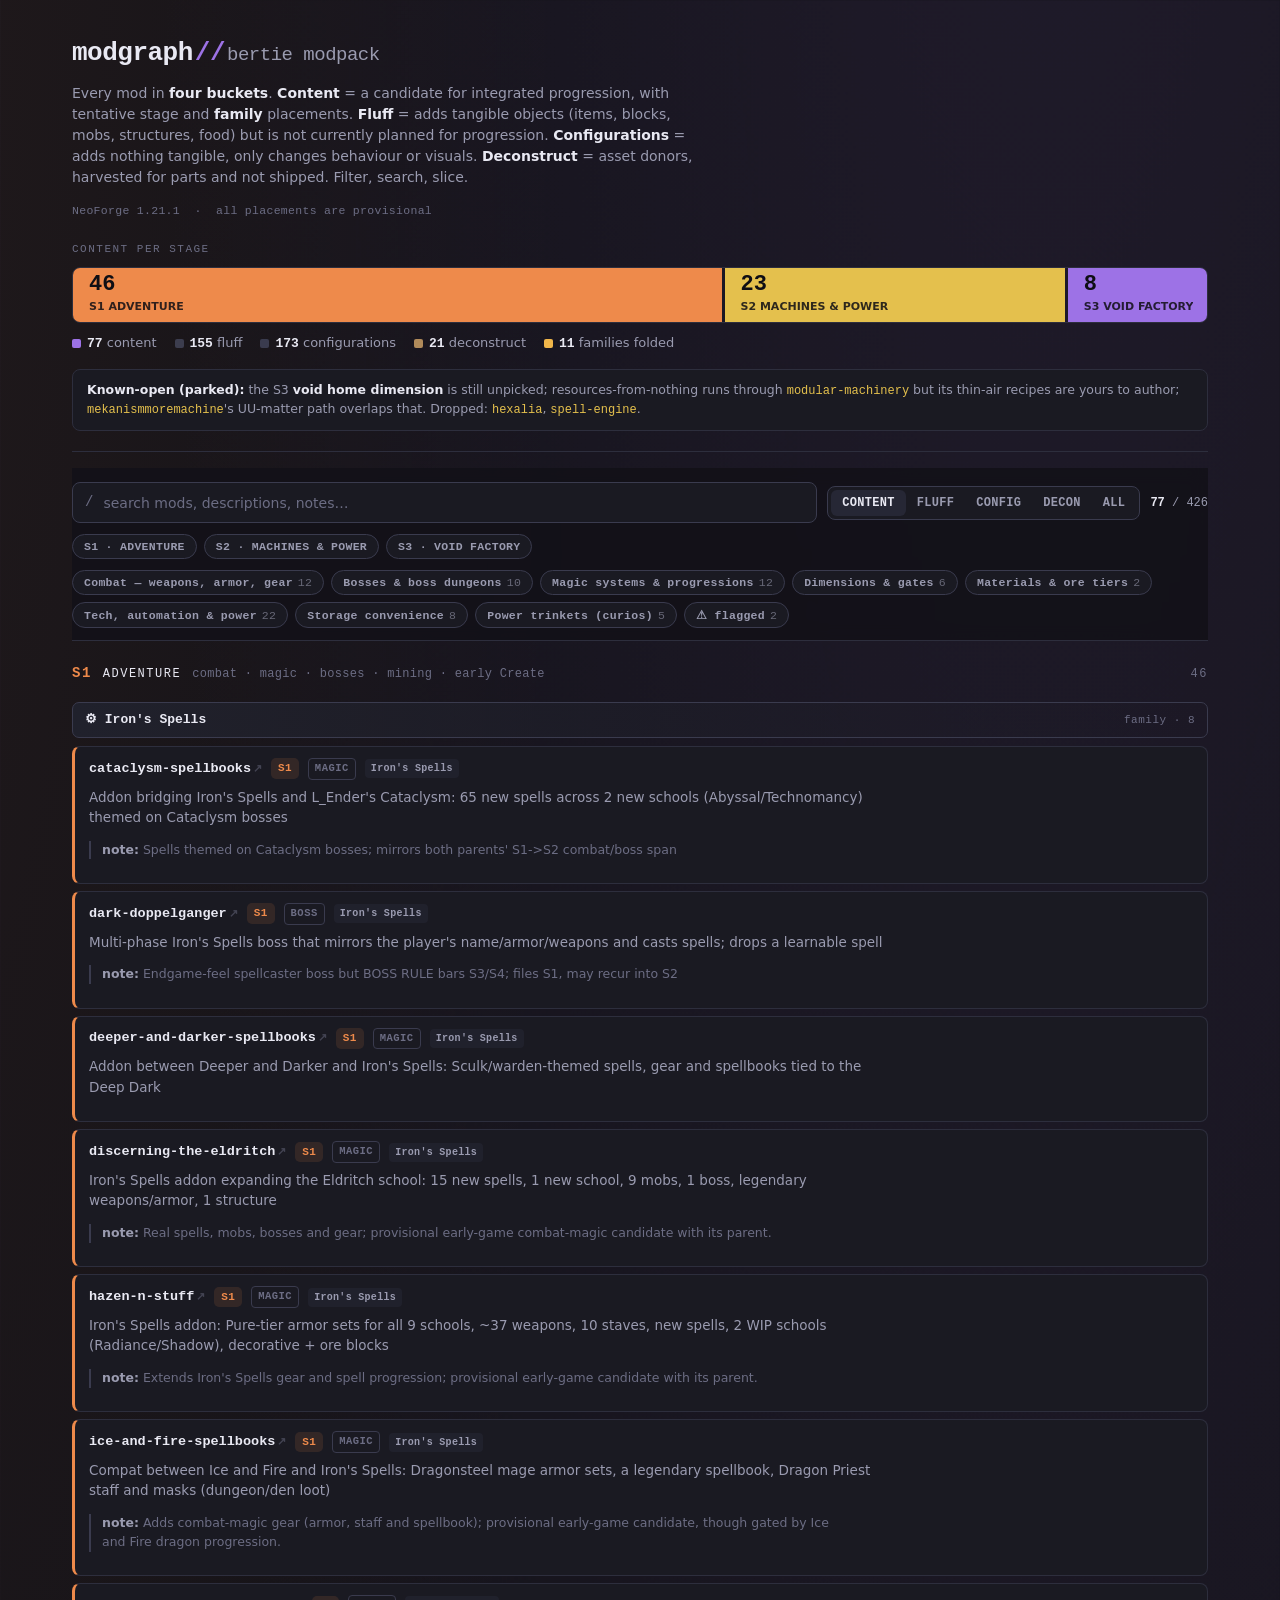
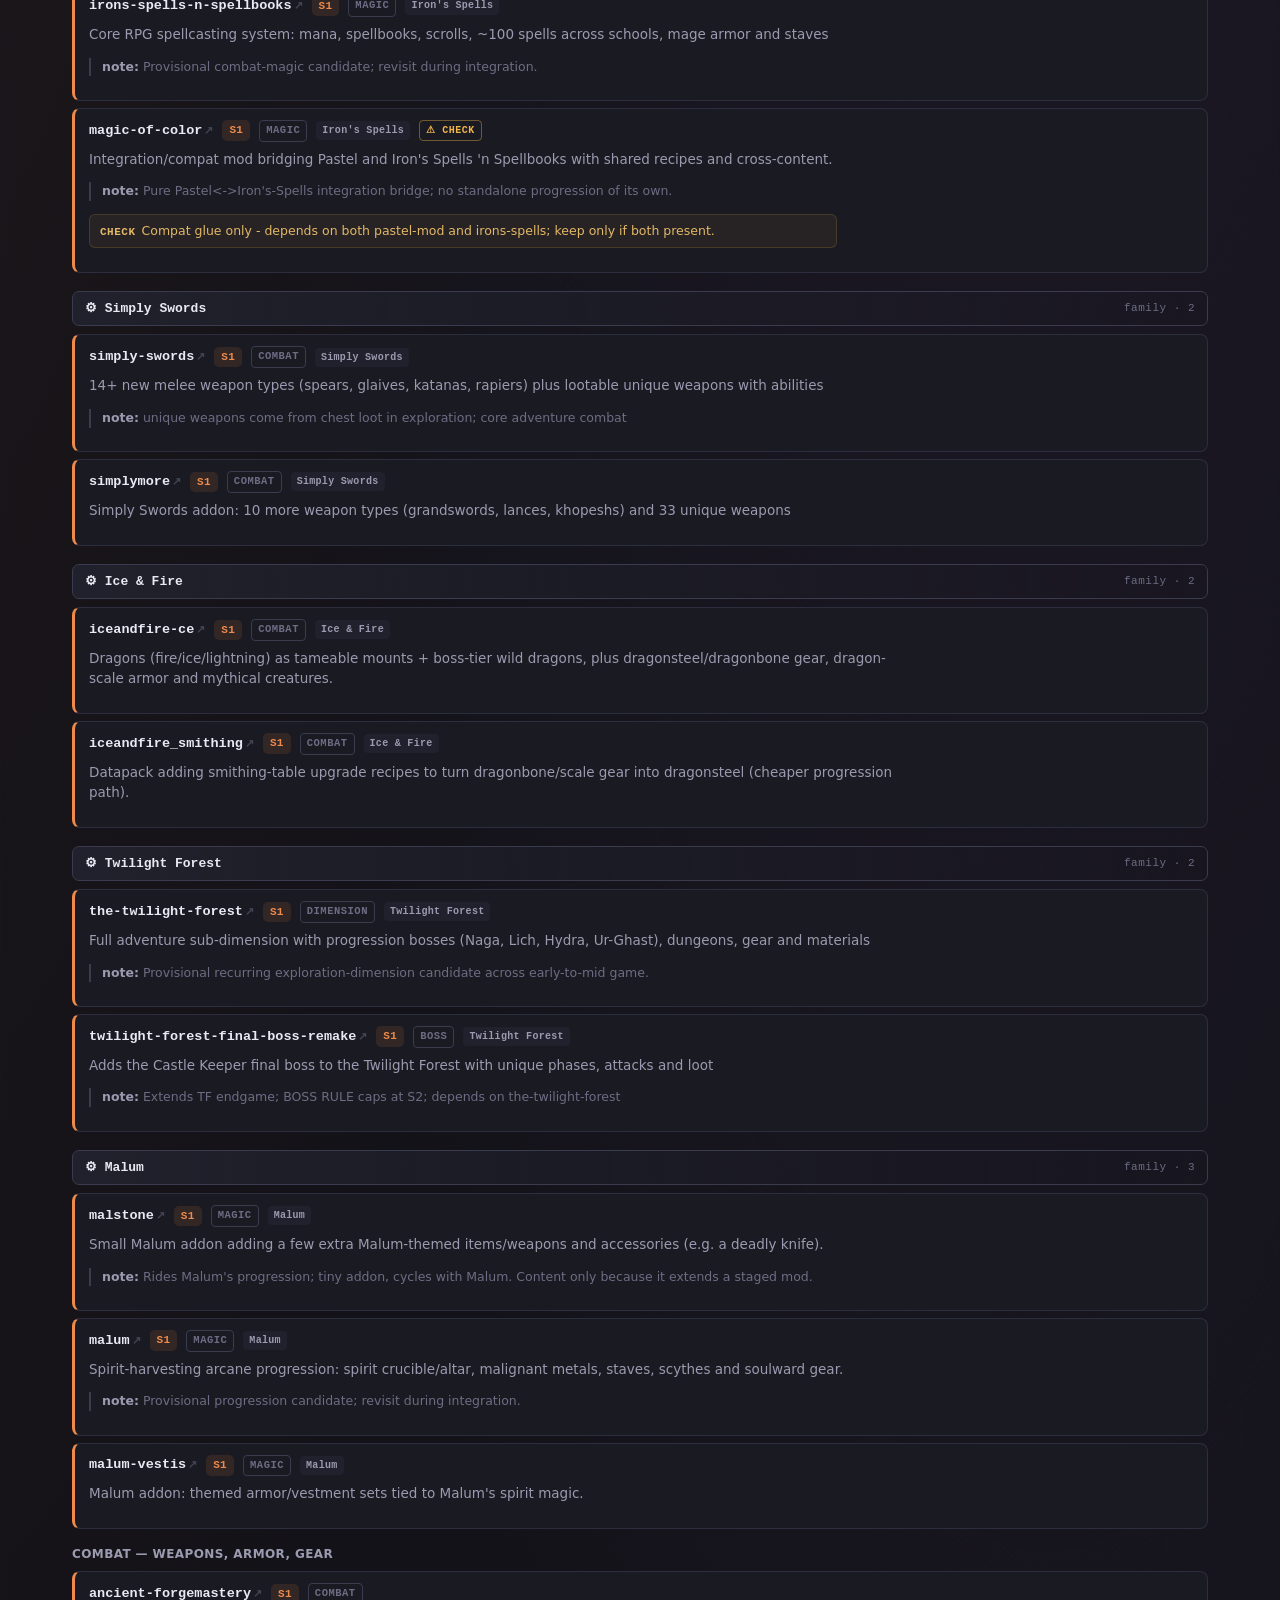
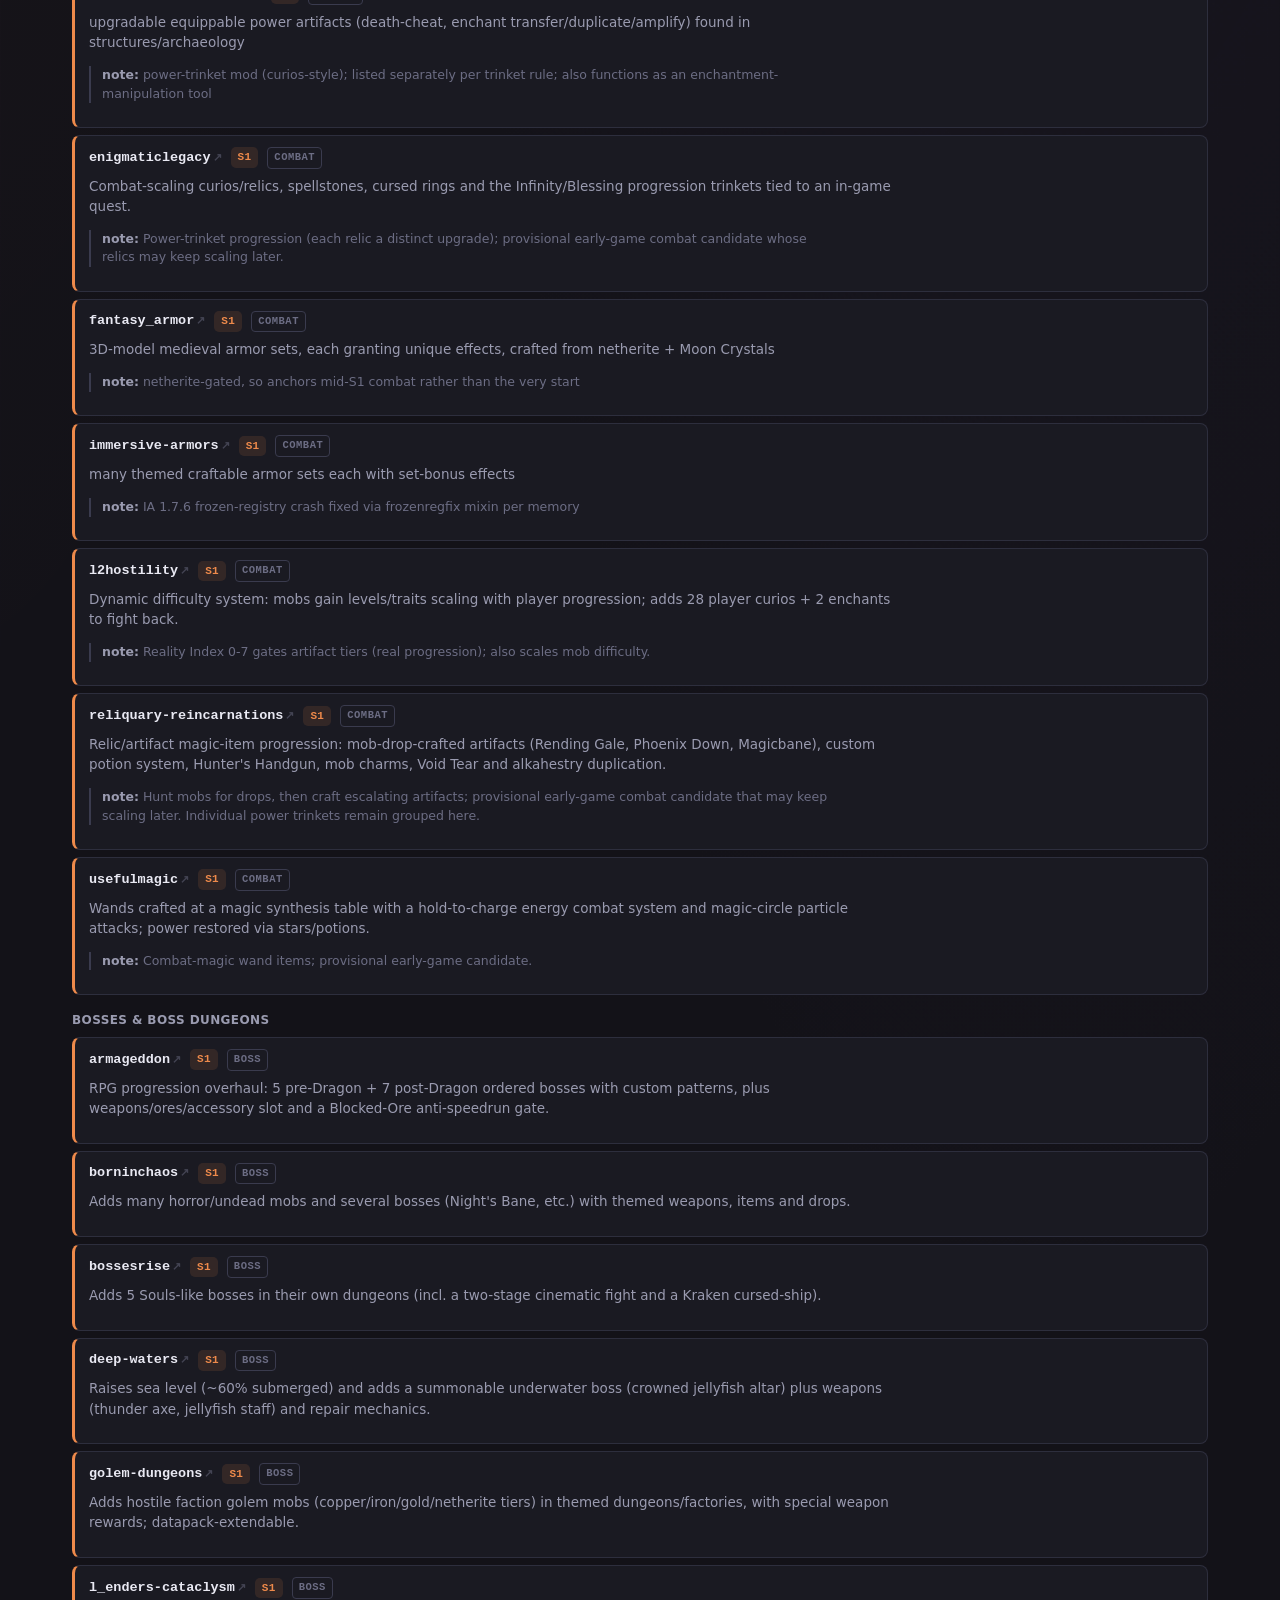
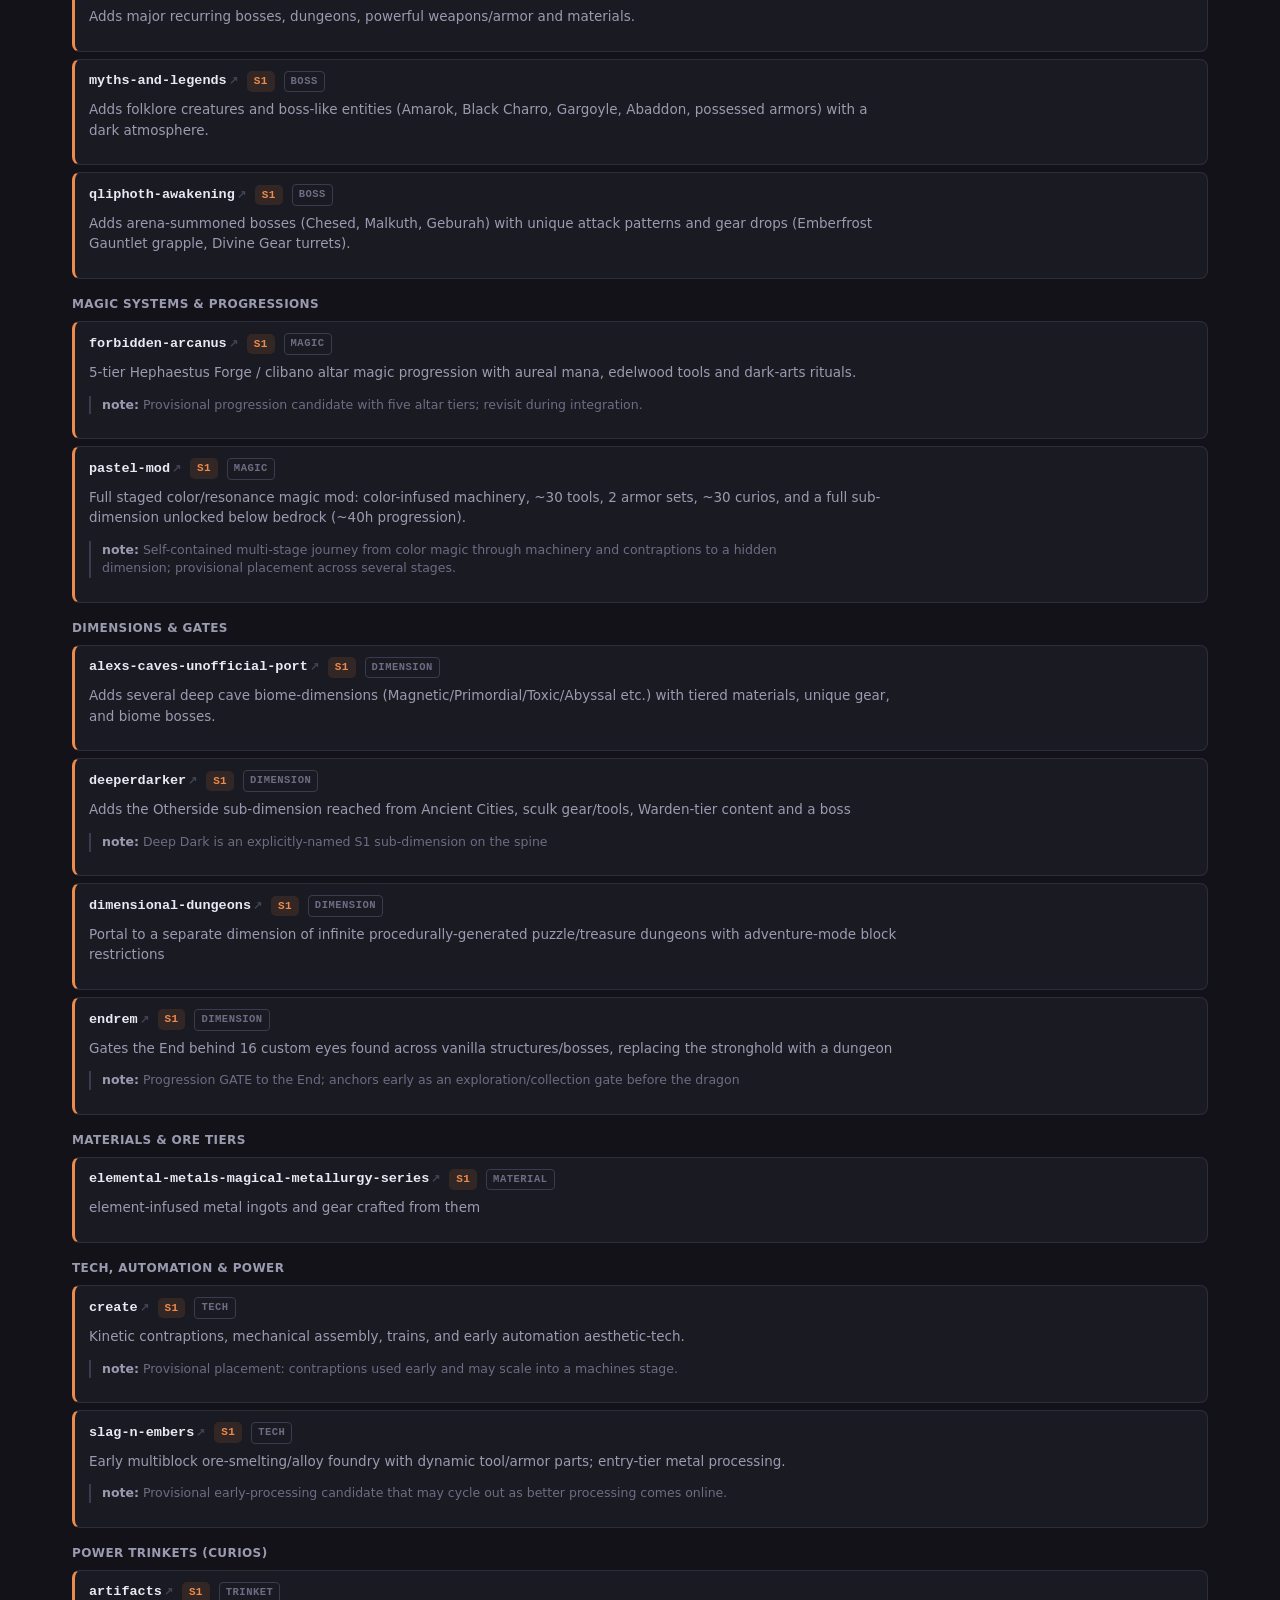
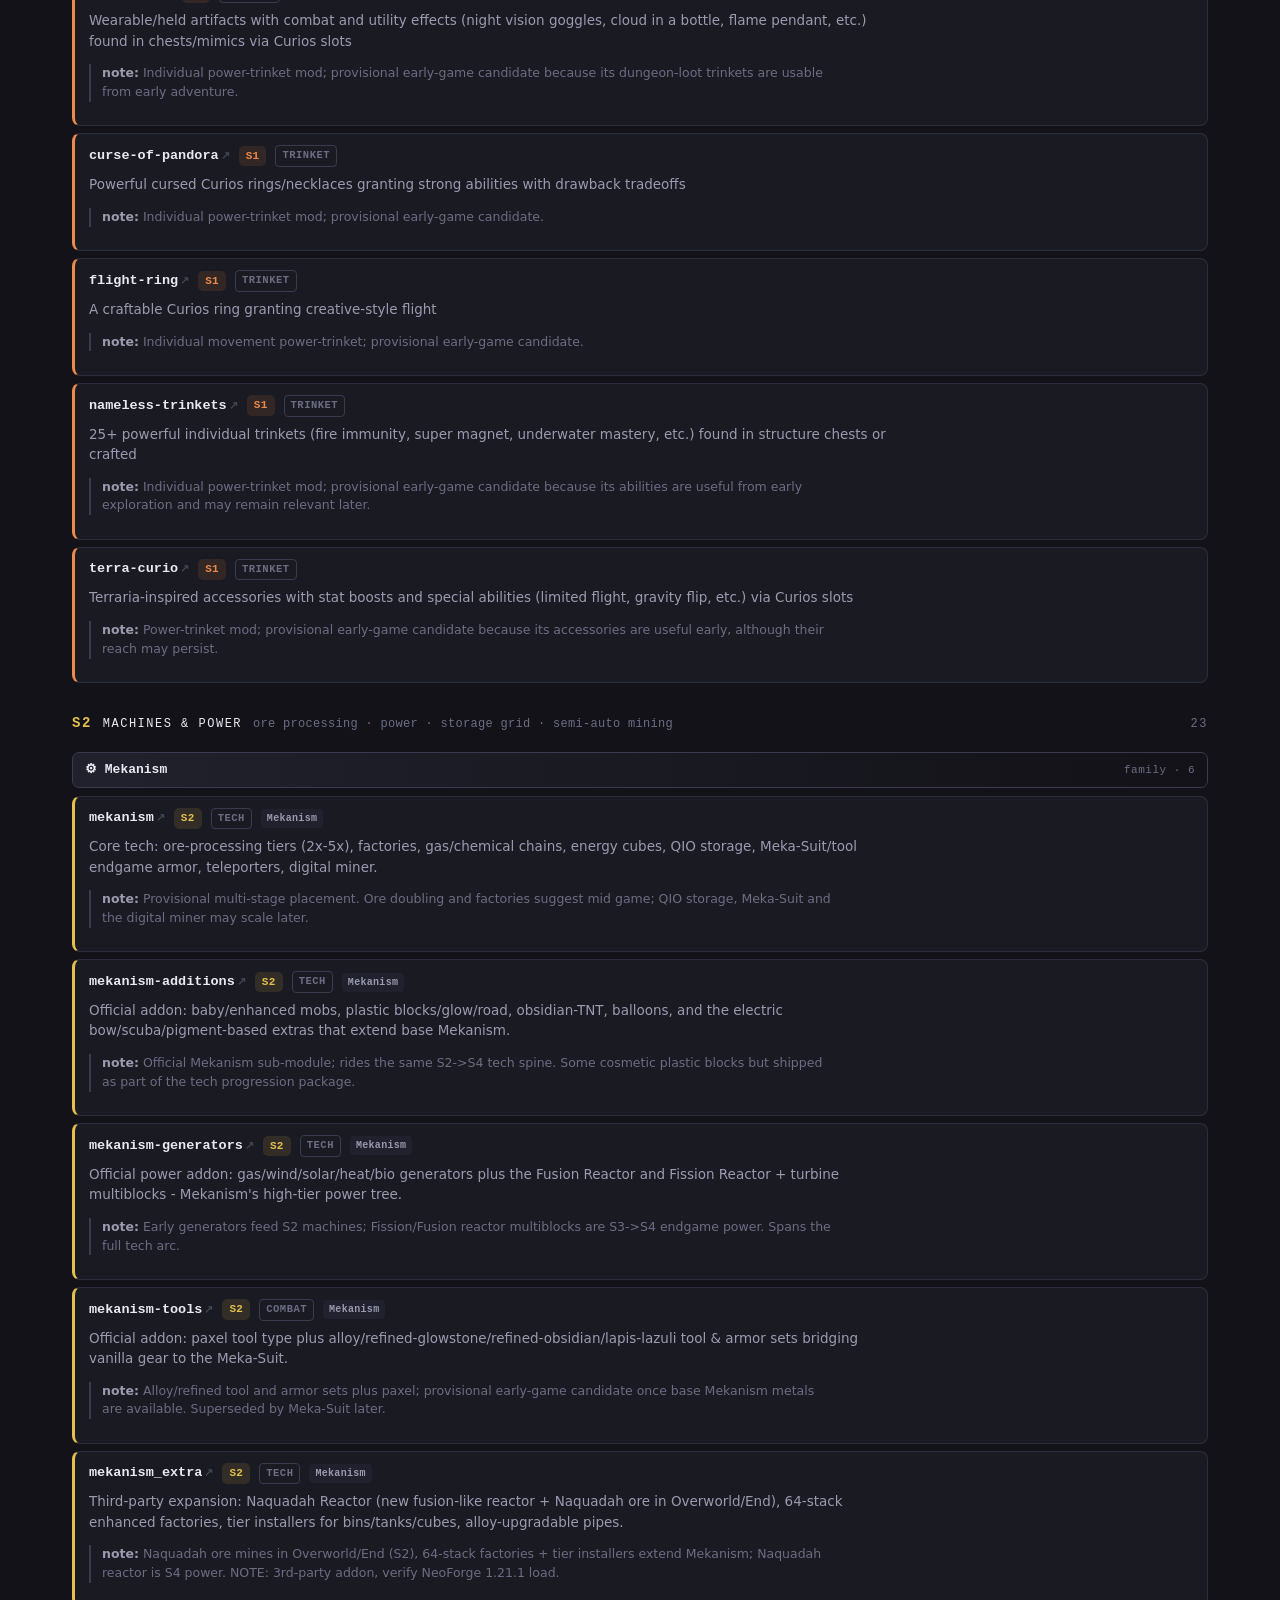
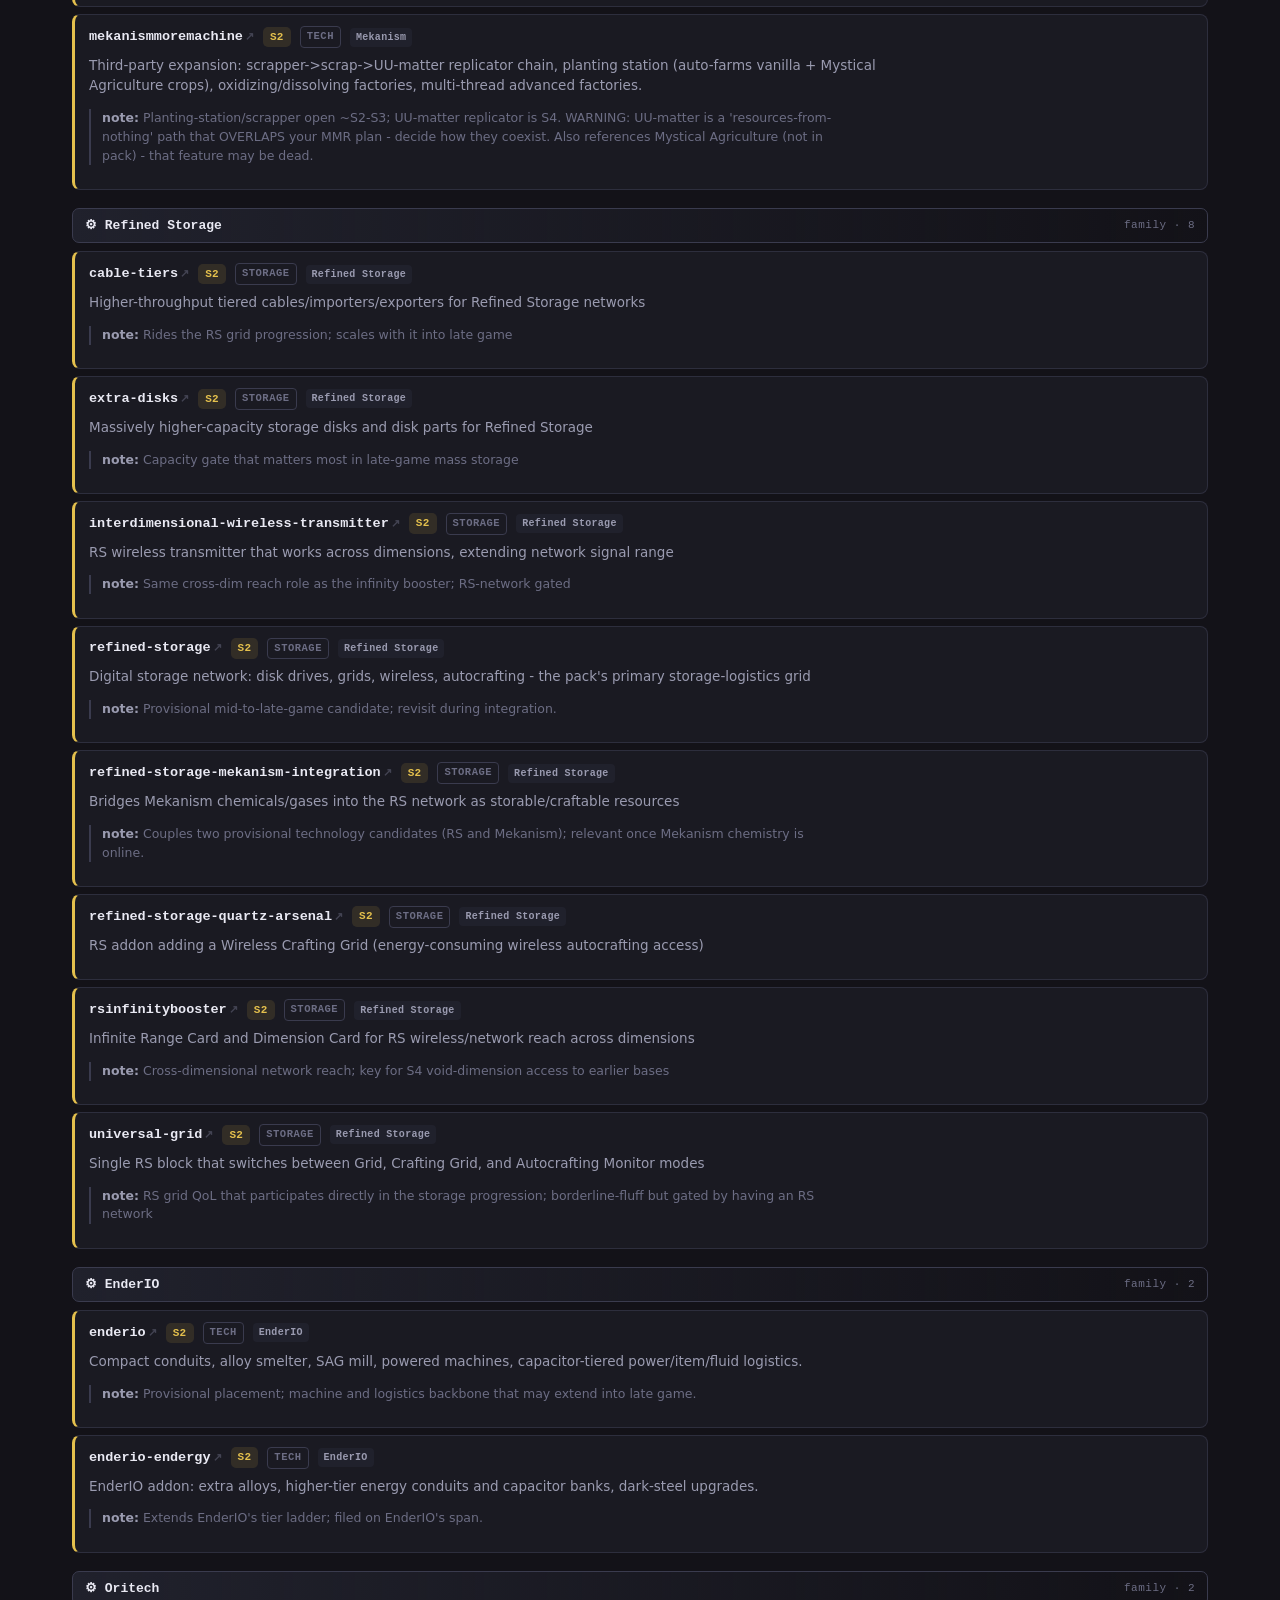
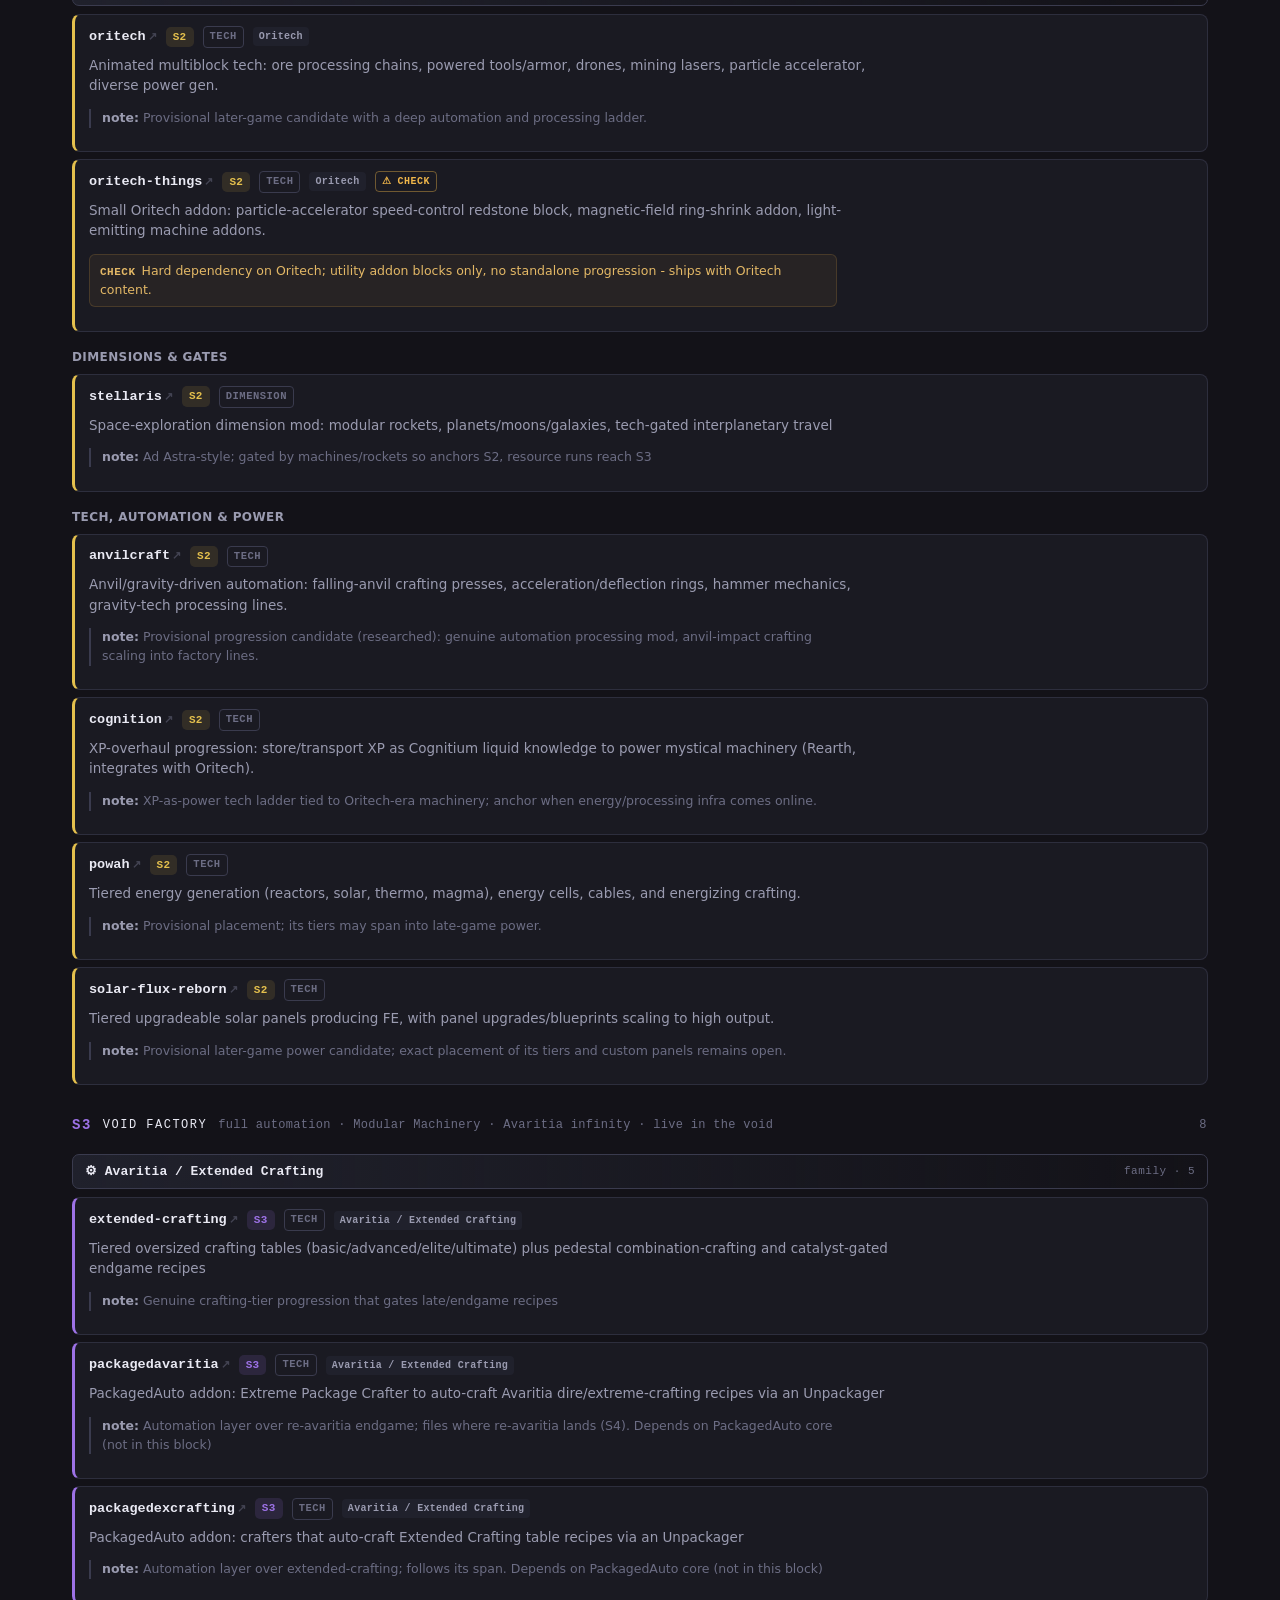
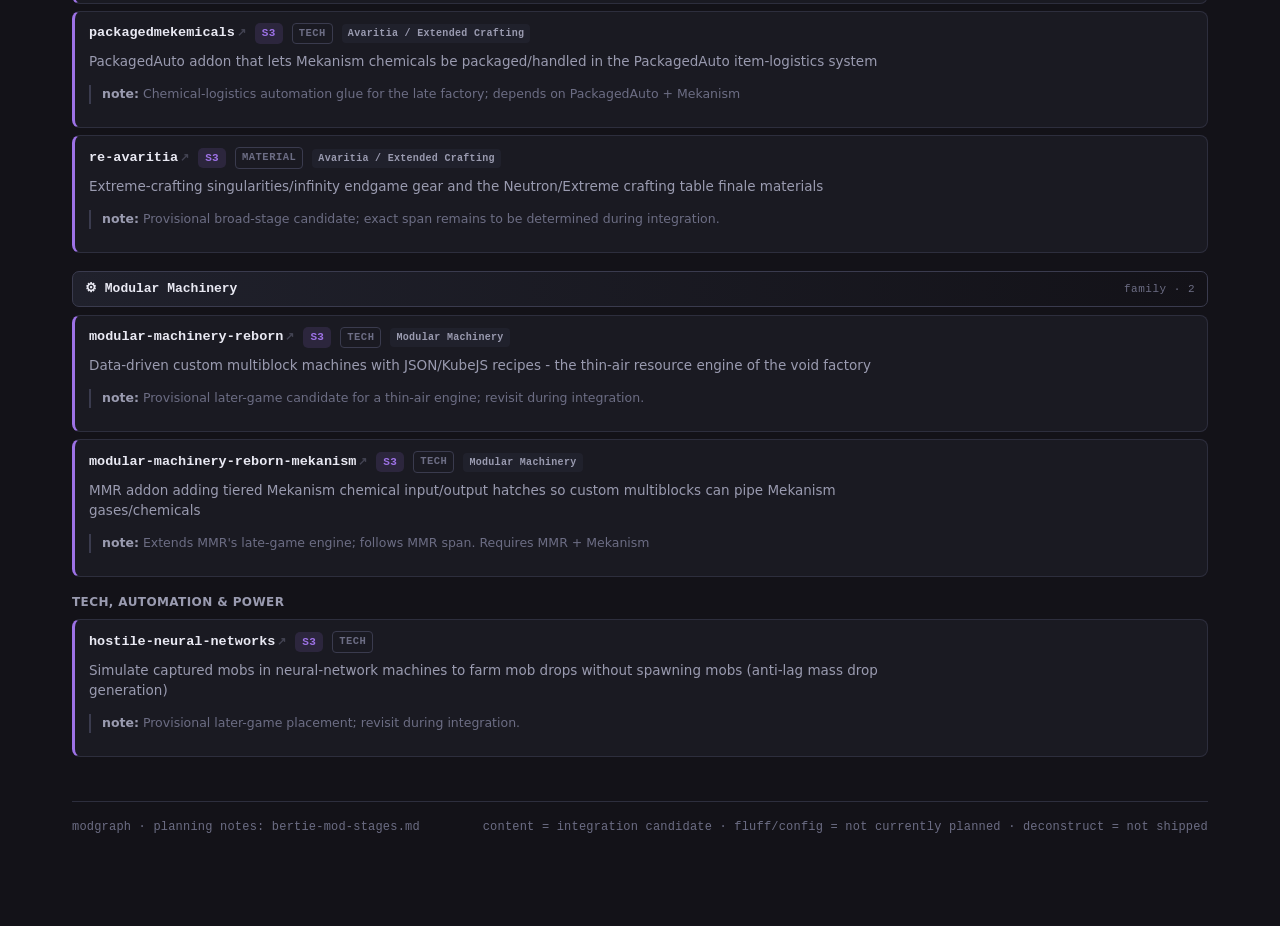
<file: index.html>
<!DOCTYPE html>
<html lang="en">
<head>
  <meta charset="utf-8">
  <meta name="viewport" content="width=device-width, initial-scale=1">
  <title>modgraph — bertie modpack mod map</title>
  <meta name="description" content="A provisional planning map for integrating the mods in the bertie modpack.">
  <meta name="color-scheme" content="dark">
  <link rel="icon" href="data:image/svg+xml,%3Csvg%20xmlns='http://www.w3.org/2000/svg'%20viewBox='0%200%2032%2032'%3E%3Crect%20width='32'%20height='32'%20rx='7'%20fill='%23131218'/%3E%3Ctext%20x='16'%20y='23'%20font-family='monospace'%20font-size='19'%20font-weight='700'%20fill='%239d72e6'%20text-anchor='middle'%3Em%3C/text%3E%3C/svg%3E">
  <style>
/* ==========================================================================
   modgraph — bertie modpack mod map
   Design tokens, then components top-to-bottom (header → controls → list).
   ========================================================================== */

:root {
  /* Neutrals — cool near-black ground with a slight violet bias toward the S3 accent */
  --ground: #131218;
  --panel: #1a1a22;
  --panel-2: #20212c;
  --raise: #262735;
  --border: #2d2e3d;
  --border-strong: #3a3b4e;
  --ink: #e9e9f3;
  --muted: #9a9bb0;
  --faint: #6c6d84;

  /* Bucket / stage semantic colours (a warm→cool progression) */
  --s1: #ee8a4b;   /* Stage 1 — Adventure  */
  --s2: #e4c04d;   /* Stage 2 — Machines   */
  --s3: #9d72e6;   /* Stage 3 — Void       */
  --dc: #b08a5a;   /* Deconstruct — donor  */
  --warn: #f0b64a; /* Flags                */

  --mono: ui-monospace, "Cascadia Code", "Cascadia Mono", "JetBrains Mono",
          "SF Mono", Consolas, "Liberation Mono", monospace;
  --sans: system-ui, "Segoe UI", Roboto, -apple-system, "Helvetica Neue", sans-serif;
}

* { box-sizing: border-box; }

body { margin: 0; background: var(--ground); }

.atlas {
  min-height: 100vh;
  background: var(--ground);
  background-image:
    radial-gradient(120% 80% at 82% -10%, rgba(157, 114, 230, 0.10), transparent 60%),
    radial-gradient(90% 60% at -5% 0%, rgba(238, 138, 75, 0.055), transparent 55%);
  color: var(--ink);
  font-family: var(--sans);
  font-size: 15px;
  line-height: 1.5;
}

.wrap { max-width: 1180px; margin: 0 auto; padding: 0 22px 90px; }

:focus-visible { outline: 2px solid var(--s2); outline-offset: 2px; border-radius: 6px; }

/* --- Header ---------------------------------------------------------------- */

.head { padding: 34px 0 18px; border-bottom: 1px solid var(--border); }

.brand { display: flex; align-items: baseline; gap: 12px; flex-wrap: wrap; }

.mark {
  font-family: var(--mono);
  font-weight: 700;
  font-size: 26px;
  letter-spacing: -0.5px;
}
.mark .slash { color: var(--s3); margin: 0 2px; }
.mark .sub { color: var(--muted); font-weight: 500; font-size: 19px; }

.tag { max-width: 70ch; margin-top: 10px; color: var(--muted); font-size: 14px; }
.tag b { color: var(--ink); font-weight: 600; }

.stamp {
  margin-top: 8px;
  color: var(--faint);
  font-family: var(--mono);
  font-size: 11.5px;
  letter-spacing: 0.3px;
}

/* --- Overview: per-stage distribution bar + legend ------------------------- */

.ov { margin: 22px 0 6px; }

.ovlabel {
  margin: 0 0 9px;
  color: var(--faint);
  font-family: var(--mono);
  font-size: 11px;
  font-weight: 400;
  letter-spacing: 1.5px;
  text-transform: uppercase;
}

.dist {
  display: flex;
  gap: 3px;
  height: 56px;
  border: 1px solid var(--border);
  border-radius: 8px;
  overflow: hidden;
}

.seg {
  display: flex;
  flex-direction: column;
  justify-content: center;
  min-width: 60px;
  padding: 0 16px;
  border: none;
  appearance: none;
  color: #0f0e14;
  font: inherit;
  text-align: left;
  cursor: pointer;
  transition: filter 0.15s ease;
}
.seg:hover { filter: brightness(1.12); }
.seg .n { font-family: var(--mono); font-weight: 700; font-size: 22px; line-height: 1; }
.seg .l {
  margin-top: 3px;
  font-size: 11px;
  font-weight: 600;
  opacity: 0.85;
  white-space: nowrap;
  overflow: hidden;
  text-overflow: ellipsis;
}
.seg.s1 { background: var(--s1); }
.seg.s2 { background: var(--s2); }
.seg.s3 { background: var(--s3); }

.ovmeta {
  display: flex;
  gap: 18px;
  flex-wrap: wrap;
  margin-top: 10px;
  color: var(--muted);
  font-size: 13px;
}
.ovmeta b { color: var(--ink); font-family: var(--mono); }
.ovmeta .dot {
  display: inline-block;
  width: 9px;
  height: 9px;
  margin-right: 6px;
  border-radius: 2px;
  vertical-align: middle;
}

.known {
  margin: 16px 0 2px;
  padding: 11px 14px;
  border: 1px solid var(--border);
  border-radius: 8px;
  background: var(--panel);
  color: var(--muted);
  font-size: 12.5px;
}
.known b { color: var(--ink); }
.known code { color: var(--s2); font-family: var(--mono); font-size: 12px; }

/* --- Controls (sticky filter bar) ----------------------------------------- */

.ctrl {
  position: sticky;
  top: 0;
  z-index: 20;
  margin-top: 16px;
  padding: 14px 0 12px;
  border-bottom: 1px solid var(--border);
  background: rgba(19, 18, 24, 0.92);
  backdrop-filter: blur(8px);
}

.ctrl-row { display: flex; gap: 10px; align-items: center; flex-wrap: wrap; }

.search {
  flex: 1;
  min-width: 200px;
  display: flex;
  align-items: center;
  gap: 8px;
  padding: 9px 12px;
  border: 1px solid var(--border-strong);
  border-radius: 8px;
  background: var(--panel);
}
.search .mag { color: var(--faint); font-family: var(--mono); font-size: 14px; }
.search input {
  width: 100%;
  border: none;
  outline: none;
  background: none;
  color: var(--ink);
  font-family: var(--sans);
  font-size: 14px;
}
.search input::placeholder { color: var(--faint); }

.count { white-space: nowrap; color: var(--muted); font-family: var(--mono); font-size: 12px; }
.count b { color: var(--ink); }

.seg-toggle {
  display: inline-flex;
  padding: 3px;
  border: 1px solid var(--border-strong);
  border-radius: 8px;
  background: var(--panel);
}
.seg-toggle button {
  padding: 6px 11px;
  border: none;
  border-radius: 6px;
  background: none;
  color: var(--muted);
  font-family: var(--mono);
  font-size: 12px;
  font-weight: 600;
  letter-spacing: 0.3px;
  cursor: pointer;
  transition: 0.12s;
}
.seg-toggle button:hover { color: var(--ink); }
.seg-toggle button.on { background: var(--raise); color: var(--ink); }

.chips { display: flex; gap: 7px; flex-wrap: wrap; margin-top: 11px; }
.chips:empty { display: none; }
.chips[hidden] { display: none; }

.chip {
  padding: 5px 11px;
  border: 1px solid var(--border-strong);
  border-radius: 20px;
  background: var(--panel);
  color: var(--muted);
  font-family: var(--mono);
  font-size: 11.5px;
  font-weight: 600;
  letter-spacing: 0.3px;
  appearance: none;
  cursor: pointer;
  user-select: none;
  transition: 0.12s;
}
.chip:hover { color: var(--ink); border-color: var(--faint); }
.chip.on { color: var(--ink); }
.chip .cn { margin-left: 5px; font-weight: 500; opacity: 0.6; }

/* Stage chips take their stage colour when active */
.chip.stage.on { color: #0f0e14; }
.chip.stage.s1.on { background: var(--s1); border-color: var(--s1); }
.chip.stage.s2.on { background: var(--s2); border-color: var(--s2); }
.chip.stage.s3.on { background: var(--s3); border-color: var(--s3); }

.chip.axis.on { background: var(--raise); border-color: var(--faint); color: var(--ink); }
.chip.flag.on { background: rgba(240, 182, 74, 0.16); border-color: var(--warn); color: var(--warn); }

/* --- Results list ---------------------------------------------------------- */

.groups { display: flex; flex-direction: column; gap: 30px; margin-top: 22px; }

.group > h3 {
  display: flex;
  align-items: center;
  gap: 11px;
  margin: 0 0 3px;
  font-family: var(--mono);
  font-size: 12px;
  font-weight: 400;
  letter-spacing: 1.5px;
  text-transform: uppercase;
}
.group > h3 .sc { font-weight: 700; font-size: 14px; }
.group > h3 .gd {
  color: var(--faint);
  font-weight: 400;
  font-size: 12px;
  letter-spacing: 0.3px;
  text-transform: none;
}
.group > h3 .gc { margin-left: auto; color: var(--faint); font-weight: 500; }

.family-head {
  display: flex;
  align-items: center;
  gap: 9px;
  margin: 18px 0 8px;
  padding: 7px 12px;
  border: 1px solid var(--border-strong);
  border-radius: 7px;
  background: linear-gradient(90deg, var(--panel-2), transparent);
  color: var(--ink);
  font-family: var(--mono);
  font-size: 13px;
  font-weight: 700;
}
.family-head .fc {
  margin-left: auto;
  color: var(--faint);
  font-size: 11px;
  font-weight: 500;
  letter-spacing: 0.5px;
}

.axis-head {
  margin: 16px 0 8px;
  color: var(--muted);
  font-size: 12px;
  font-weight: 700;
  letter-spacing: 0.4px;
  text-transform: uppercase;
}

.rows { display: flex; flex-direction: column; gap: 7px; }

.row {
  padding: 11px 14px;
  border: 1px solid var(--border);
  border-left: 3px solid var(--border-strong);
  border-radius: 8px;
  background: var(--panel);
  transition: border-color 0.12s, background 0.12s;
}
.row:hover { border-color: var(--border-strong); background: var(--panel-2); }
.row.s1 { border-left-color: var(--s1); }
.row.s2 { border-left-color: var(--s2); }
.row.s3 { border-left-color: var(--s3); }
.row.fluff { border-left-color: #3c3d4e; background: #17171e; }
.row.fluff:hover { background: #1b1b23; }
.row.deconstruct { border-left-color: var(--dc); background: #191712; }
.row.deconstruct:hover { background: #1e1a14; }

.row-top { display: flex; align-items: center; gap: 9px; flex-wrap: wrap; }

.slug { color: var(--ink); font-family: var(--mono); font-size: 13.5px; font-weight: 600; text-decoration: none; }
.row.fluff .slug { color: #c7c8d8; font-weight: 500; }
.row.deconstruct .slug { color: #c9bda8; }

/* The slug is a link to the mod's page (Modrinth / CurseForge / GitHub). */
a.slug { display: inline-flex; align-items: baseline; gap: 2px; }
a.slug:hover .name { text-decoration: underline; text-underline-offset: 2px; text-decoration-color: var(--faint); }
.slug .ext { font-size: 0.8em; color: var(--faint); opacity: 0.5; transition: color 0.12s, opacity 0.12s; }
a.slug:hover .ext { color: var(--s3); opacity: 1; }

.span {
  padding: 2px 7px;
  border-radius: 5px;
  font-family: var(--mono);
  font-size: 11px;
  font-weight: 700;
  letter-spacing: 0.3px;
}
.span.s1 { color: var(--s1); background: rgba(238, 138, 75, 0.12); }
.span.s2 { color: var(--s2); background: rgba(228, 192, 77, 0.12); }
.span.s3 { color: var(--s3); background: rgba(157, 114, 230, 0.14); }

.tag-axis {
  padding: 2px 6px;
  border: 1px solid var(--border-strong);
  border-radius: 4px;
  color: var(--faint);
  font-family: var(--mono);
  font-size: 10.5px;
  font-weight: 600;
  letter-spacing: 0.5px;
  text-transform: uppercase;
}
.tag-family {
  padding: 2px 6px;
  border-radius: 4px;
  background: var(--panel-2);
  color: var(--muted);
  font-family: var(--mono);
  font-size: 10px;
  font-weight: 600;
  letter-spacing: 0.3px;
}
.tag-flag {
  padding: 2px 6px;
  border: 1px solid rgba(240, 182, 74, 0.4);
  border-radius: 4px;
  color: var(--warn);
  font-family: var(--mono);
  font-size: 10px;
  font-weight: 700;
  letter-spacing: 0.5px;
}
.conf { margin-left: auto; color: var(--faint); font-family: var(--mono); font-size: 10px; }

.adds { max-width: 94ch; margin-top: 7px; color: var(--muted); font-size: 13.5px; }
.row.fluff .adds { font-size: 13px; }

.note {
  max-width: 94ch;
  margin-top: 6px;
  padding-left: 11px;
  border-left: 2px solid var(--border-strong);
  color: var(--faint);
  font-size: 12.5px;
}
.note b { color: var(--muted); }

.flag-line {
  max-width: 94ch;
  margin-top: 7px;
  padding: 7px 10px;
  border: 1px solid rgba(240, 182, 74, 0.16);
  border-radius: 6px;
  background: rgba(240, 182, 74, 0.06);
  color: #e3b866;
  font-size: 12.5px;
}
.flag-line .w { margin-right: 6px; font-family: var(--mono); font-size: 11px; font-weight: 700; letter-spacing: 0.5px; }

.empty { padding: 60px 0; color: var(--faint); font-family: var(--mono); font-size: 13px; text-align: center; }

/* --- Footer ---------------------------------------------------------------- */

.foot {
  display: flex;
  justify-content: space-between;
  flex-wrap: wrap;
  gap: 10px;
  margin-top: 44px;
  padding-top: 16px;
  border-top: 1px solid var(--border);
  color: var(--faint);
  font-family: var(--mono);
  font-size: 12px;
  letter-spacing: 0.2px;
}
.foot a { color: var(--s3); text-decoration: none; }
.foot a:hover { text-decoration: underline; }

/* --- Responsive ------------------------------------------------------------ */

@media (max-width: 640px) {
  .wrap { padding: 0 15px 70px; }
  .mark { font-size: 22px; }
  .seg { flex: 1; min-width: 0; }
  .seg .l { display: none; }
  .adds, .note, .flag-line { max-width: 100%; }
}

@media (prefers-reduced-motion: reduce) {
  * { transition: none !important; }
}

  </style>
</head>
<body>
  <div class="atlas">
    <div class="wrap">

      <header class="head">
        <div class="brand">
          <span class="mark">modgraph<span class="slash">//</span><span class="sub">bertie&nbsp;modpack</span></span>
        </div>
        <p class="tag">
          Every mod in <b>four buckets</b>.
          <b>Content</b> = a candidate for integrated progression, with tentative stage and <b>family</b> placements.
          <b>Fluff</b> = adds tangible objects (items, blocks, mobs, structures, food) but is not currently planned for progression.
          <b>Configurations</b> = adds nothing tangible, only changes behaviour or visuals.
          <b>Deconstruct</b> = asset donors, harvested for parts and not shipped.
          Filter, search, slice.
        </p>
        <p class="stamp">NeoForge 1.21.1 &nbsp;·&nbsp; all placements are provisional</p>

        <section class="ov">
          <h2 class="ovlabel">Content per stage</h2>
          <div class="dist" id="dist"></div>
          <div class="ovmeta" id="ovmeta"></div>
        </section>

        <p class="known">
          <b>Known-open (parked):</b> the S3 <b>void home dimension</b> is still unpicked;
          resources-from-nothing runs through <code>modular-machinery</code> but its thin-air recipes are yours to author;
          <code>mekanismmoremachine</code>'s UU-matter path overlaps that. Dropped: <code>hexalia</code>, <code>spell-engine</code>.
        </p>
      </header>

      <div class="ctrl" role="search" aria-label="Filter mods">
        <div class="ctrl-row">
          <label class="search">
            <span class="mag" aria-hidden="true">/</span>
            <input id="search" type="search" placeholder="search mods, descriptions, notes…" aria-label="Search mods">
          </label>
          <div class="seg-toggle" id="bucket-toggle" role="tablist" aria-label="Bucket">
            <button type="button" class="on" data-bucket="content">CONTENT</button>
            <button type="button" data-bucket="fluff">FLUFF</button>
            <button type="button" data-bucket="configurations">CONFIG</button>
            <button type="button" data-bucket="deconstruct">DECON</button>
            <button type="button" data-bucket="all">ALL</button>
          </div>
          <span class="count" id="count"></span>
        </div>
        <div class="chips" id="stage-chips"></div>
        <div class="chips" id="axis-chips"></div>
      </div>

      <main class="groups" id="list"></main>

      <footer class="foot">
        <span>modgraph · planning notes: bertie-mod-stages.md</span>
        <span>content = integration candidate · fluff/config = not currently planned · deconstruct = not shipped</span>
      </footer>

    </div>
  </div>
  <script type="application/json" id="mod-data">[
 {
  "slug": "2primogem-craft",
  "adds": "Genshin-style craftables",
  "bucket": "deconstruct",
  "stage": "",
  "axis": "asset_donor",
  "family": "",
  "note": "",
  "flag": "",
  "conf": "high",
  "url": "https://modrinth.com/mod/2primogem-craft"
 },
 {
  "slug": "accessdenied",
  "adds": "Gate/disable dimension access behind pack-author requirements",
  "bucket": "configurations",
  "stage": "",
  "axis": "control_dev",
  "family": "",
  "note": "",
  "flag": "dimension gating tool; enables progression but is itself a control util, not content",
  "conf": "",
  "url": "https://modrinth.com/mod/accessdenied"
 },
 {
  "slug": "accessories-compat-layer",
  "adds": "Compatibility shim bridging the Accessories API to Curios so cross-API accessory mods work together",
  "bucket": "configurations",
  "stage": "",
  "axis": "curios_framework",
  "family": "",
  "note": "",
  "flag": "Purely a compat framework; could arguably be 'lib' but ruleset names accessories-compat-layer explicitly as fluff framework",
  "conf": "",
  "url": "https://modrinth.com/mod/accessories-compat-layer"
 },
 {
  "slug": "advanced-loot-info",
  "adds": "EMI/JEI/REI plugin displaying loot-table drops and villager trades.",
  "bucket": "configurations",
  "stage": "",
  "axis": "ui_info",
  "family": "",
  "note": "",
  "flag": "",
  "conf": "",
  "url": "https://modrinth.com/mod/advanced-loot-info"
 },
 {
  "slug": "advancement-plaques",
  "adds": "Fancier toast/plaque animation when earning advancements.",
  "bucket": "configurations",
  "stage": "",
  "axis": "visual",
  "family": "",
  "note": "",
  "flag": "",
  "conf": "",
  "url": "https://modrinth.com/mod/advancement-plaques"
 },
 {
  "slug": "air-jump-enchantment",
  "adds": "New enchantment granting mid-air/double jumps",
  "bucket": "configurations",
  "stage": "",
  "axis": "enchant",
  "family": "",
  "note": "",
  "flag": "",
  "conf": "",
  "url": "https://modrinth.com/mod/air-jump-enchantment"
 },
 {
  "slug": "alexs-caves-unofficial-port",
  "adds": "Adds several deep cave biome-dimensions (Magnetic/Primordial/Toxic/Abyssal etc.) with tiered materials, unique gear, and biome bosses.",
  "bucket": "content",
  "stage": "S1",
  "axis": "dimension",
  "family": "",
  "note": "",
  "flag": "",
  "conf": "",
  "url": "https://modrinth.com/mod/alexs-caves-unofficial-port"
 },
 {
  "slug": "alexs-mobs",
  "adds": "Adds ~90 ambient/neutral/hostile creatures across biomes with unique drops, a few mini-bosses, and some craftable gear/items.",
  "bucket": "fluff",
  "stage": "",
  "axis": "mob_variety",
  "family": "",
  "note": "",
  "flag": "Predominantly ungated mob-variety/flavor (ruleset → fluff), though it adds real gear + a couple mini-bosses. If author wants any of those items gated, revisit; otherwise fluff.",
  "conf": "",
  "url": "https://modrinth.com/mod/alexs-mobs"
 },
 {
  "slug": "alexs-mobs-extra-music",
  "adds": "Extra ambient/combat music tracks for Alex's Mobs.",
  "bucket": "configurations",
  "stage": "",
  "axis": "audio",
  "family": "",
  "note": "",
  "flag": "",
  "conf": "",
  "url": "https://modrinth.com/mod/alexs-mobs-extra-music"
 },
 {
  "slug": "allaybottle",
  "adds": "Bottle item to capture, carry, and release allays.",
  "bucket": "deconstruct",
  "stage": "",
  "axis": "asset_donor",
  "family": "",
  "note": "",
  "flag": "",
  "conf": "",
  "url": "https://modrinth.com/mod/allaybottle"
 },
 {
  "slug": "amendments",
  "adds": "Decorative/QoL block behaviors (hanging signs on any block, ceiling/wall placements, mob-in-a-bucket displays)",
  "bucket": "configurations",
  "stage": "",
  "axis": "decoration",
  "family": "",
  "note": "",
  "flag": "",
  "conf": "",
  "url": "https://modrinth.com/mod/amendments"
 },
 {
  "slug": "ancient-forgemastery",
  "adds": "upgradable equippable power artifacts (death-cheat, enchant transfer/duplicate/amplify) found in structures/archaeology",
  "bucket": "content",
  "stage": "S1",
  "axis": "combat",
  "family": "",
  "note": "power-trinket mod (curios-style); listed separately per trinket rule; also functions as an enchantment-manipulation tool",
  "flag": "",
  "conf": "",
  "url": "https://modrinth.com/mod/ancient-forgemastery"
 },
 {
  "slug": "anti-knockback-enchantment",
  "adds": "New armor enchantment reducing/negating knockback taken",
  "bucket": "configurations",
  "stage": "",
  "axis": "enchant",
  "family": "",
  "note": "",
  "flag": "",
  "conf": "",
  "url": "https://modrinth.com/mod/anti-knockback-enchantment"
 },
 {
  "slug": "anvilcraft",
  "adds": "Anvil/gravity-driven automation: falling-anvil crafting presses, acceleration/deflection rings, hammer mechanics, gravity-tech processing lines.",
  "bucket": "content",
  "stage": "S2",
  "axis": "tech",
  "family": "",
  "note": "Provisional progression candidate (researched): genuine automation processing mod, anvil-impact crafting scaling into factory lines.",
  "flag": "",
  "conf": "",
  "url": "https://modrinth.com/mod/anvilcraft"
 },
 {
  "slug": "appleskin",
  "adds": "Shows food saturation/hunger restored and exhaustion on the HUD.",
  "bucket": "configurations",
  "stage": "",
  "axis": "ui_info",
  "family": "",
  "note": "",
  "flag": "",
  "conf": "",
  "url": "https://modrinth.com/mod/appleskin"
 },
 {
  "slug": "aquaculture",
  "adds": "New fish species, fishing rods, tackle, hooks and cooked fish foods",
  "bucket": "fluff",
  "stage": "",
  "axis": "food",
  "family": "",
  "note": "",
  "flag": "",
  "conf": "",
  "url": "https://modrinth.com/mod/aquaculture"
 },
 {
  "slug": "aquaculture-delight",
  "adds": "Bridges Aquaculture fish into Farmer's Delight recipes/foods",
  "bucket": "fluff",
  "stage": "",
  "axis": "food",
  "family": "",
  "note": "",
  "flag": "",
  "conf": "",
  "url": "https://modrinth.com/mod/aquaculture-delight"
 },
 {
  "slug": "aquatic-creepers",
  "adds": "Adds an underwater creeper mob variant.",
  "bucket": "fluff",
  "stage": "",
  "axis": "mob_variety",
  "family": "",
  "note": "",
  "flag": "Explicitly named as fluff in ruleset.",
  "conf": "",
  "url": "https://modrinth.com/mod/aquatic-creepers"
 },
 {
  "slug": "armageddon",
  "adds": "RPG progression overhaul: 5 pre-Dragon + 7 post-Dragon ordered bosses with custom patterns, plus weapons/ores/accessory slot and a Blocked-Ore anti-speedrun gate.",
  "bucket": "content",
  "stage": "S1",
  "axis": "boss",
  "family": "",
  "note": "",
  "flag": "",
  "conf": "",
  "url": "https://modrinth.com/mod/armageddon"
 },
 {
  "slug": "armor-statues",
  "adds": "Tool to pose/adjust armor stands (arms, rotation, no base) for display builds",
  "bucket": "configurations",
  "stage": "",
  "axis": "decoration",
  "family": "",
  "note": "",
  "flag": "",
  "conf": "",
  "url": "https://modrinth.com/mod/armor-statues"
 },
 {
  "slug": "artifacts",
  "adds": "Wearable/held artifacts with combat and utility effects (night vision goggles, cloud in a bottle, flame pendant, etc.) found in chests/mimics via Curios slots",
  "bucket": "content",
  "stage": "S1",
  "axis": "trinket",
  "family": "",
  "note": "Individual power-trinket mod; provisional early-game candidate because its dungeon-loot trinkets are usable from early adventure.",
  "flag": "",
  "conf": "",
  "url": "https://modrinth.com/mod/artifacts"
 },
 {
  "slug": "attack-speed-enchantment",
  "adds": "New weapon enchantment increasing attack speed",
  "bucket": "configurations",
  "stage": "",
  "axis": "enchant",
  "family": "",
  "note": "",
  "flag": "",
  "conf": "",
  "url": "https://modrinth.com/mod/attack-speed-enchantment"
 },
 {
  "slug": "attributefix",
  "adds": "Removes vanilla attribute min/max caps so modded gear values work",
  "bucket": "configurations",
  "stage": "",
  "axis": "performance",
  "family": "",
  "note": "",
  "flag": "acts as a compatibility fix library for other content mods",
  "conf": "",
  "url": "https://modrinth.com/mod/attributefix"
 },
 {
  "slug": "avaritias-delight",
  "adds": "Re:Avaritia + Farmer's Delight addon with infinity-style foods/drinks",
  "bucket": "fluff",
  "stage": "",
  "axis": "food",
  "family": "",
  "note": "",
  "flag": "ties to re-avaritia (S4) but is ungated flavor food - still fluff; some items lack recipes/effects (WIP)",
  "conf": "",
  "url": "https://modrinth.com/mod/avaritias-delight"
 },
 {
  "slug": "bad-wither-no-cookie",
  "adds": "Silences/localizes the global wither and boss spawn sounds",
  "bucket": "configurations",
  "stage": "",
  "axis": "audio",
  "family": "",
  "note": "",
  "flag": "",
  "conf": "",
  "url": "https://modrinth.com/mod/bad-wither-no-cookie"
 },
 {
  "slug": "bartering-station",
  "adds": "Block that auto-barters gold with piglins for you",
  "bucket": "fluff",
  "stage": "",
  "axis": "economy",
  "family": "",
  "note": "",
  "flag": "",
  "conf": "",
  "url": "https://modrinth.com/mod/bartering-station"
 },
 {
  "slug": "berlords-food-system",
  "adds": "CUSTOM diet core: Valheim-style stomach/food-diversity buffs + Stomach Extension potion. Intended primary diet system (onion+food-queue to fold in later).",
  "bucket": "configurations",
  "stage": "",
  "axis": "food",
  "family": "",
  "note": "",
  "flag": "CUSTOM mod (not on the shared modlist) - added as the core diet system; remove if you don't want it shown.",
  "conf": "high",
  "url": "https://github.com/bertie-mc/bertie/tree/main/mods/berlords-food-system"
 },
 {
  "slug": "berries-and-cherries",
  "adds": "New berry/cherry crops, trees and derived foods",
  "bucket": "fluff",
  "stage": "",
  "axis": "food",
  "family": "",
  "note": "",
  "flag": "",
  "conf": "",
  "url": "https://modrinth.com/mod/berries-and-cherries"
 },
 {
  "slug": "better-advancements",
  "adds": "Improved advancements screen with better layout and search.",
  "bucket": "configurations",
  "stage": "",
  "axis": "ui_info",
  "family": "",
  "note": "",
  "flag": "",
  "conf": "",
  "url": "https://modrinth.com/mod/better-advancements"
 },
 {
  "slug": "better-archeology",
  "adds": "Fossils, ancient structures, totems and faster iron/diamond/netherite brushes",
  "bucket": "fluff",
  "stage": "",
  "axis": "nav_explore",
  "family": "",
  "note": "",
  "flag": "Adds items/mobs but framed as archeology side-content = fluff per archeology rule",
  "conf": "",
  "url": "https://modrinth.com/mod/better-archeology"
 },
 {
  "slug": "better-beacon-placement",
  "adds": "Preview/QoL for placing beacon pyramid base blocks correctly",
  "bucket": "configurations",
  "stage": "",
  "axis": "qol",
  "family": "",
  "note": "",
  "flag": "could not fetch page; low-detail slug, best-guess beacon placement helper",
  "conf": "",
  "url": "https://modrinth.com/mod/better-beacon-placement"
 },
 {
  "slug": "better-climbing",
  "adds": "Ledge grabbing and improved climbing movement mechanics",
  "bucket": "configurations",
  "stage": "",
  "axis": "movement",
  "family": "",
  "note": "",
  "flag": "",
  "conf": "",
  "url": "https://modrinth.com/mod/better-climbing"
 },
 {
  "slug": "better-stats",
  "adds": "Overhauled, searchable statistics screen.",
  "bucket": "configurations",
  "stage": "",
  "axis": "ui_info",
  "family": "",
  "note": "",
  "flag": "",
  "conf": "",
  "url": "https://modrinth.com/mod/better-stats"
 },
 {
  "slug": "betterend-neoforge",
  "adds": "End biome overhaul: blocks, plants, materials, some passive mobs",
  "bucket": "fluff",
  "stage": "",
  "axis": "decoration",
  "family": "",
  "note": "",
  "flag": "adds real blocks/items/mobs but as ungated End flavor -> fluff; verify not used as a progression gate",
  "conf": "",
  "url": "https://modrinth.com/mod/betterend-neoforge"
 },
 {
  "slug": "betterf3",
  "adds": "Customizable, cleaner F3 debug overlay.",
  "bucket": "configurations",
  "stage": "",
  "axis": "ui_info",
  "family": "",
  "note": "",
  "flag": "",
  "conf": "",
  "url": "https://modrinth.com/mod/betterf3"
 },
 {
  "slug": "bettersmithingtable",
  "adds": "Adds a functional smithing-table GUI / QoL smithing tweaks",
  "bucket": "configurations",
  "stage": "",
  "axis": "qol",
  "family": "",
  "note": "",
  "flag": "",
  "conf": "",
  "url": "https://modrinth.com/mod/bettersmithingtable"
 },
 {
  "slug": "big-birch-tree",
  "adds": "giant decorative birch worldgen tree",
  "bucket": "fluff",
  "stage": "",
  "axis": "decoration",
  "family": "",
  "note": "",
  "flag": "",
  "conf": "",
  "url": "https://modrinth.com/mod/big-birch-tree"
 },
 {
  "slug": "big-oak-tree",
  "adds": "giant decorative oak worldgen tree",
  "bucket": "fluff",
  "stage": "",
  "axis": "decoration",
  "family": "",
  "note": "",
  "flag": "",
  "conf": "",
  "url": "https://modrinth.com/mod/big-oak-tree"
 },
 {
  "slug": "biome-replacer",
  "adds": "Config-based swapping of one biome for another at worldgen (no new content)",
  "bucket": "configurations",
  "stage": "",
  "axis": "control_dev",
  "family": "",
  "note": "",
  "flag": "pack-internal worldgen config tool",
  "conf": "",
  "url": "https://modrinth.com/mod/biome-replacer"
 },
 {
  "slug": "block-runner",
  "adds": "Speed boost when running on path/road blocks to reward path-building",
  "bucket": "configurations",
  "stage": "",
  "axis": "movement",
  "family": "",
  "note": "",
  "flag": "",
  "conf": "",
  "url": "https://modrinth.com/mod/block-runner"
 },
 {
  "slug": "boatview360",
  "adds": "Removes the vanilla camera rotation limit while riding boats",
  "bucket": "configurations",
  "stage": "",
  "axis": "control_dev",
  "family": "",
  "note": "",
  "flag": "",
  "conf": "",
  "url": "https://modrinth.com/mod/boatview360"
 },
 {
  "slug": "born-in-configuration",
  "adds": "Config/tuning addon for Born in Chaos (spawn rates, toggles).",
  "bucket": "configurations",
  "stage": "",
  "axis": "other",
  "family": "",
  "note": "",
  "flag": "Config/companion jar → lib. Verify it's purely config, no new content.",
  "conf": "",
  "url": "https://modrinth.com/mod/born-in-configuration"
 },
 {
  "slug": "borninchaos",
  "adds": "Adds many horror/undead mobs and several bosses (Night's Bane, etc.) with themed weapons, items and drops.",
  "bucket": "content",
  "stage": "S1",
  "axis": "boss",
  "family": "",
  "note": "",
  "flag": "",
  "conf": "",
  "url": "https://modrinth.com/mod/borninchaos"
 },
 {
  "slug": "bossesrise",
  "adds": "Adds 5 Souls-like bosses in their own dungeons (incl. a two-stage cinematic fight and a Kraken cursed-ship).",
  "bucket": "content",
  "stage": "S1",
  "axis": "boss",
  "family": "",
  "note": "",
  "flag": "",
  "conf": "",
  "url": "https://modrinth.com/mod/bossesrise"
 },
 {
  "slug": "bow-infinity-fix",
  "adds": "makes the Infinity enchantment work without needing an arrow in inventory",
  "bucket": "configurations",
  "stage": "",
  "axis": "qol",
  "family": "",
  "note": "",
  "flag": "",
  "conf": "",
  "url": "https://modrinth.com/mod/bow-infinity-fix"
 },
 {
  "slug": "brewin-and-chewin",
  "adds": "Keg fermenting station making liquors, cheese and fermented foods for Farmer's Delight",
  "bucket": "fluff",
  "stage": "",
  "axis": "food",
  "family": "",
  "note": "",
  "flag": "",
  "conf": "",
  "url": "https://modrinth.com/mod/brewin-and-chewin"
 },
 {
  "slug": "burnt-basic",
  "adds": "realistic fire spread + charred blocks, extinguisher, fire barrels/bow",
  "bucket": "fluff",
  "stage": "",
  "axis": "qol",
  "family": "",
  "note": "",
  "flag": "adds a few items but is an ungated fire-mechanic tweak -> fluff",
  "conf": "",
  "url": "https://modrinth.com/mod/burnt-basic"
 },
 {
  "slug": "cable-tiers",
  "adds": "Higher-throughput tiered cables/importers/exporters for Refined Storage networks",
  "bucket": "content",
  "stage": "S2",
  "axis": "storage",
  "family": "Refined Storage",
  "note": "Rides the RS grid progression; scales with it into late game",
  "flag": "",
  "conf": "",
  "url": "https://modrinth.com/mod/cable-tiers"
 },
 {
  "slug": "calcmod-neoforged",
  "adds": "In-chat calculator with Minecraft-related functions.",
  "bucket": "configurations",
  "stage": "",
  "axis": "qol",
  "family": "",
  "note": "",
  "flag": "",
  "conf": "",
  "url": "https://modrinth.com/mod/calcmod-neoforged"
 },
 {
  "slug": "cataclysm-spellbooks",
  "adds": "Addon bridging Iron's Spells and L_Ender's Cataclysm: 65 new spells across 2 new schools (Abyssal/Technomancy) themed on Cataclysm bosses",
  "bucket": "content",
  "stage": "S1",
  "axis": "magic",
  "family": "Iron's Spells",
  "note": "Spells themed on Cataclysm bosses; mirrors both parents' S1->S2 combat/boss span",
  "flag": "",
  "conf": "",
  "url": "https://modrinth.com/mod/cataclysm-spellbooks"
 },
 {
  "slug": "cataclysm-tools",
  "adds": "Addon/API + extra tooling and content hooks for L_Ender's Cataclysm.",
  "bucket": "configurations",
  "stage": "",
  "axis": "other",
  "family": "",
  "note": "",
  "flag": "Verify whether this is the Cataclysm+ content addon (would be content) vs a pure API/tools jar. Slug 'cataclysm-tools' reads as a dependency/tools jar → lib. Double-check in pack.",
  "conf": "",
  "url": "https://modrinth.com/mod/cataclysm-tools"
 },
 {
  "slug": "cataclysm-x-bettercombat-compat",
  "adds": "Compatibility patch giving Cataclysm weapons Better Combat attack animations/movesets.",
  "bucket": "configurations",
  "stage": "",
  "axis": "other",
  "family": "",
  "note": "",
  "flag": "Pure compat jar, no user-facing content of its own.",
  "conf": "",
  "url": "https://modrinth.com/datapack/cataclysm-x-bettercombat-compat"
 },
 {
  "slug": "cataclysm-x-yungs",
  "adds": "Compat patch integrating Cataclysm loot/mobs into YUNG's structures.",
  "bucket": "configurations",
  "stage": "",
  "axis": "other",
  "family": "",
  "note": "",
  "flag": "Compat/integration jar → lib. Confirm it's only a bridge, not adding new content.",
  "conf": "",
  "url": "https://modrinth.com/mod/cataclysm-x-yungs"
 },
 {
  "slug": "certain-questing-additions",
  "adds": "Shader backgrounds, hover/zoom animations and UI polish for FTB Quests",
  "bucket": "configurations",
  "stage": "",
  "axis": "ui_info",
  "family": "",
  "note": "",
  "flag": "",
  "conf": "",
  "url": "https://modrinth.com/mod/certain-questing-additions"
 },
 {
  "slug": "chalk-mod",
  "adds": "Colored chalk to draw ground marks/waypoint symbols for navigation",
  "bucket": "fluff",
  "stage": "",
  "axis": "nav_explore",
  "family": "",
  "note": "",
  "flag": "",
  "conf": "",
  "url": "https://modrinth.com/mod/chalk-mod"
 },
 {
  "slug": "chipped",
  "adds": "Thousands of decorative block variants of vanilla blocks via chipping-table workbenches",
  "bucket": "fluff",
  "stage": "",
  "axis": "decoration",
  "family": "",
  "note": "",
  "flag": "",
  "conf": "",
  "url": "https://modrinth.com/mod/chipped"
 },
 {
  "slug": "chunk-loaders",
  "adds": "Block that keeps surrounding chunks loaded while offline.",
  "bucket": "fluff",
  "stage": "",
  "axis": "qol",
  "family": "",
  "note": "",
  "flag": "",
  "conf": "",
  "url": "https://modrinth.com/mod/chunk-loaders"
 },
 {
  "slug": "cinematic-cataclysm",
  "adds": "Adds cinematic hit/death and combat visual effects (fdlib-based)",
  "bucket": "configurations",
  "stage": "",
  "axis": "visual",
  "family": "",
  "note": "",
  "flag": "known fdlib shader-load crash - fdshaderfix already ships in pack",
  "conf": "",
  "url": "https://modrinth.com/mod/cinematic-cataclysm"
 },
 {
  "slug": "client-tweaks",
  "adds": "Collection of toggleable client-side QoL tweaks (auto-jump off, tooltips, etc.)",
  "bucket": "configurations",
  "stage": "",
  "axis": "qol",
  "family": "",
  "note": "",
  "flag": "",
  "conf": "",
  "url": "https://modrinth.com/mod/client-tweaks"
 },
 {
  "slug": "clumps",
  "adds": "Groups nearby XP orbs into single entities to reduce lag",
  "bucket": "configurations",
  "stage": "",
  "axis": "performance",
  "family": "",
  "note": "",
  "flag": "",
  "conf": "",
  "url": "https://modrinth.com/mod/clumps"
 },
 {
  "slug": "coal-explosion",
  "adds": "Makes mining/igniting coal ore/blocks risk explosions (torches ignite, wrong pickaxe detonates); configurable hazard tweak",
  "bucket": "configurations",
  "stage": "",
  "axis": "other",
  "family": "",
  "note": "",
  "flag": "Ungated cross-stage difficulty/hazard tweak, not a progression gate. Subtype ~ mob/world tweak; classed general fluff.",
  "conf": "",
  "url": "https://modrinth.com/mod/coal-explosion"
 },
 {
  "slug": "cocktails-delight",
  "adds": "40+ cocktail drinks brewed via Brewin' and Chewin' kegs",
  "bucket": "fluff",
  "stage": "",
  "axis": "food",
  "family": "",
  "note": "",
  "flag": "",
  "conf": "",
  "url": "https://modrinth.com/mod/cocktails-delight"
 },
 {
  "slug": "cognition",
  "adds": "XP-overhaul progression: store/transport XP as Cognitium liquid knowledge to power mystical machinery (Rearth, integrates with Oritech).",
  "bucket": "content",
  "stage": "S2",
  "axis": "tech",
  "family": "",
  "note": "XP-as-power tech ladder tied to Oritech-era machinery; anchor when energy/processing infra comes online.",
  "flag": "",
  "conf": "",
  "url": "https://modrinth.com/mod/cognition"
 },
 {
  "slug": "combat-effects",
  "adds": "Client-side Dungeons-style combat visuals (crit, shockwave, damage numbers)",
  "bucket": "configurations",
  "stage": "",
  "axis": "visual",
  "family": "",
  "note": "",
  "flag": "",
  "conf": "",
  "url": "https://modrinth.com/mod/combat-effects"
 },
 {
  "slug": "comforts",
  "adds": "Sleeping bags and hammocks that let you skip night without setting spawn",
  "bucket": "fluff",
  "stage": "",
  "axis": "qol",
  "family": "",
  "note": "",
  "flag": "",
  "conf": "",
  "url": "https://modrinth.com/mod/comforts"
 },
 {
  "slug": "commandkeys",
  "adds": "Bind keybinds to run chat commands/messages",
  "bucket": "configurations",
  "stage": "",
  "axis": "control_dev",
  "family": "",
  "note": "",
  "flag": "",
  "conf": "",
  "url": "https://modrinth.com/mod/commandkeys"
 },
 {
  "slug": "compact-machines",
  "adds": "Adds rooms inside single blocks (Personal Shrinking Device) to hide contraptions, with per-side item/fluid/energy I/O",
  "bucket": "fluff",
  "stage": "",
  "axis": "qol",
  "family": "",
  "note": "Automation build-space convenience, ungated and cross-stage => fluff; useful in S3/S4 but not on the gated spine",
  "flag": "Could be argued as S3->S4 automation content if factory recipes gate it; author to decide",
  "conf": "",
  "url": "https://www.curseforge.com/minecraft/mc-mods/compact-machines"
 },
 {
  "slug": "compactmachinespor",
  "adds": "NeoForge 1.21.1 port/continuation of Compact Machines (rooms inside blocks)",
  "bucket": "fluff",
  "stage": "",
  "axis": "qol",
  "family": "",
  "note": "Same feature set as compact-machines => fluff",
  "flag": "Likely a DUPLICATE/port of compact-machines - verify only one Compact Machines jar is shipped",
  "conf": "",
  "url": "https://modrinth.com/mod/compactmachinespor"
 },
 {
  "slug": "complementary-reimagined",
  "adds": "A high-quality shaderpack (lighting, water, sky) loaded via Iris",
  "bucket": "configurations",
  "stage": "",
  "axis": "visual",
  "family": "",
  "note": "",
  "flag": "",
  "conf": "",
  "url": "https://modrinth.com/shader/complementary-reimagined"
 },
 {
  "slug": "configmanager",
  "adds": "Manage/sync/reset mod config files, in-game config editing",
  "bucket": "configurations",
  "stage": "",
  "axis": "control_dev",
  "family": "",
  "note": "",
  "flag": "config utility; generic slug, unverified exact mod",
  "conf": "",
  "url": "https://modrinth.com/mod/configmanager"
 },
 {
  "slug": "controlling",
  "adds": "Searchable keybind controls menu with conflict detection.",
  "bucket": "configurations",
  "stage": "",
  "axis": "control_dev",
  "family": "",
  "note": "",
  "flag": "",
  "conf": "",
  "url": "https://modrinth.com/mod/controlling"
 },
 {
  "slug": "cosmetic-armor",
  "adds": "Cosmetic armor slots to override visual appearance without changing stats",
  "bucket": "configurations",
  "stage": "",
  "axis": "visual",
  "family": "",
  "note": "",
  "flag": "",
  "conf": "",
  "url": "https://modrinth.com/mod/cosmetic-armor"
 },
 {
  "slug": "crabbers-delight",
  "adds": "Crab pots, crabs, seafood and fishing-derived foods",
  "bucket": "fluff",
  "stage": "",
  "axis": "food",
  "family": "",
  "note": "",
  "flag": "",
  "conf": "",
  "url": "https://modrinth.com/mod/crabbers-delight"
 },
 {
  "slug": "crafting-on-a-stick",
  "adds": "Portable items opening crafting table, furnace, anvil, and other workstation GUIs anywhere.",
  "bucket": "fluff",
  "stage": "",
  "axis": "qol",
  "family": "",
  "note": "",
  "flag": "",
  "conf": "",
  "url": "https://modrinth.com/mod/crafting-on-a-stick"
 },
 {
  "slug": "crafttweaker",
  "adds": "Scripting API (ZenScript) for pack authors to add/remove/modify recipes",
  "bucket": "configurations",
  "stage": "",
  "axis": "control_dev",
  "family": "",
  "note": "",
  "flag": "",
  "conf": "",
  "url": "https://modrinth.com/mod/crafttweaker"
 },
 {
  "slug": "crate-delight",
  "adds": "Storage crates/barrels and display for Farmer's Delight produce",
  "bucket": "fluff",
  "stage": "",
  "axis": "food",
  "family": "",
  "note": "",
  "flag": "",
  "conf": "",
  "url": "https://modrinth.com/mod/crate-delight"
 },
 {
  "slug": "create",
  "adds": "Kinetic contraptions, mechanical assembly, trains, and early automation aesthetic-tech.",
  "bucket": "content",
  "stage": "S1",
  "axis": "tech",
  "family": "",
  "note": "Provisional placement: contraptions used early and may scale into a machines stage.",
  "flag": "",
  "conf": "",
  "url": "https://modrinth.com/mod/create"
 },
 {
  "slug": "create-deep-dark",
  "adds": "Create addon themed on the Deep Dark",
  "bucket": "deconstruct",
  "stage": "",
  "axis": "asset_donor",
  "family": "",
  "note": "",
  "flag": "",
  "conf": "high",
  "url": "https://modrinth.com/mod/create-deep-dark"
 },
 {
  "slug": "creeper-overhaul",
  "adds": "Replaces creepers with ~20 biome-themed creeper variants (visual/behavior variety).",
  "bucket": "fluff",
  "stage": "",
  "axis": "mob_variety",
  "family": "",
  "note": "",
  "flag": "Explicitly named as fluff in ruleset.",
  "conf": "",
  "url": "https://modrinth.com/mod/creeper-overhaul"
 },
 {
  "slug": "cuisine-delight",
  "adds": "Plating/serving mechanic and dishes for Farmer's Delight",
  "bucket": "fluff",
  "stage": "",
  "axis": "food",
  "family": "",
  "note": "",
  "flag": "",
  "conf": "",
  "url": "https://modrinth.com/mod/cuisine-delight"
 },
 {
  "slug": "cultural-delights",
  "adds": "Farmer's Delight addon with international dishes and foods",
  "bucket": "fluff",
  "stage": "",
  "axis": "food",
  "family": "",
  "note": "",
  "flag": "",
  "conf": "",
  "url": "https://modrinth.com/mod/cultural-delights"
 },
 {
  "slug": "curios",
  "adds": "Accessory/trinket slot framework (rings, necklaces, belts, charms) that other mods hook into",
  "bucket": "configurations",
  "stage": "",
  "axis": "curios_framework",
  "family": "",
  "note": "Locked ruleset: 'curios' itself is a fluff framework, not staged content",
  "flag": "",
  "conf": "",
  "url": "https://modrinth.com/mod/curios"
 },
 {
  "slug": "curse-of-pandora",
  "adds": "Powerful cursed Curios rings/necklaces granting strong abilities with drawback tradeoffs",
  "bucket": "content",
  "stage": "S1",
  "axis": "trinket",
  "family": "",
  "note": "Individual power-trinket mod; provisional early-game candidate.",
  "flag": "",
  "conf": "",
  "url": "https://modrinth.com/mod/curse-of-pandora"
 },
 {
  "slug": "custom-experience-orbs",
  "adds": "Configurable XP orb behavior/appearance (merge, pickup, visuals)",
  "bucket": "configurations",
  "stage": "",
  "axis": "qol",
  "family": "",
  "note": "",
  "flag": "unverified specifics; XP-orb tweak either way",
  "conf": "",
  "url": "https://modrinth.com/mod/custom-experience-orbs"
 },
 {
  "slug": "cut-through",
  "adds": "Walk freely through grass, ferns, and other cuttable plants without them stopping you",
  "bucket": "configurations",
  "stage": "",
  "axis": "qol",
  "family": "",
  "note": "",
  "flag": "",
  "conf": "",
  "url": "https://modrinth.com/mod/cut-through"
 },
 {
  "slug": "dark-doppelganger",
  "adds": "Multi-phase Iron's Spells boss that mirrors the player's name/armor/weapons and casts spells; drops a learnable spell",
  "bucket": "content",
  "stage": "S1",
  "axis": "boss",
  "family": "Iron's Spells",
  "note": "Endgame-feel spellcaster boss but BOSS RULE bars S3/S4; files S1, may recur into S2",
  "flag": "",
  "conf": "",
  "url": "https://modrinth.com/mod/dark-doppelganger"
 },
 {
  "slug": "deep-waters",
  "adds": "Raises sea level (~60% submerged) and adds a summonable underwater boss (crowned jellyfish altar) plus weapons (thunder axe, jellyfish staff) and repair mechanics.",
  "bucket": "content",
  "stage": "S1",
  "axis": "boss",
  "family": "",
  "note": "",
  "flag": "",
  "conf": "",
  "url": "https://modrinth.com/mod/deep-waters"
 },
 {
  "slug": "deeper-and-darker-spellbooks",
  "adds": "Addon between Deeper and Darker and Iron's Spells: Sculk/warden-themed spells, gear and spellbooks tied to the Deep Dark",
  "bucket": "content",
  "stage": "S1",
  "axis": "magic",
  "family": "Iron's Spells",
  "note": "",
  "flag": "",
  "conf": "",
  "url": "https://modrinth.com/mod/deeper-and-darker-spellbooks"
 },
 {
  "slug": "deeperdarker",
  "adds": "Adds the Otherside sub-dimension reached from Ancient Cities, sculk gear/tools, Warden-tier content and a boss",
  "bucket": "content",
  "stage": "S1",
  "axis": "dimension",
  "family": "",
  "note": "Deep Dark is an explicitly-named S1 sub-dimension on the spine",
  "flag": "",
  "conf": "",
  "url": "https://modrinth.com/mod/deeperdarker"
 },
 {
  "slug": "despawn-tweaks",
  "adds": "Configurable mob/item despawn timing to reduce entity buildup",
  "bucket": "configurations",
  "stage": "",
  "axis": "performance",
  "family": "",
  "note": "",
  "flag": "",
  "conf": "",
  "url": "https://modrinth.com/mod/despawn-tweaks"
 },
 {
  "slug": "diagonal-fences",
  "adds": "Diagonal orientations of fences and fence gates for building",
  "bucket": "configurations",
  "stage": "",
  "axis": "decoration",
  "family": "",
  "note": "",
  "flag": "",
  "conf": "",
  "url": "https://modrinth.com/mod/diagonal-fences"
 },
 {
  "slug": "diagonal-walls",
  "adds": "Diagonal orientations of vanilla/modded wall blocks for building",
  "bucket": "configurations",
  "stage": "",
  "axis": "decoration",
  "family": "",
  "note": "",
  "flag": "",
  "conf": "",
  "url": "https://modrinth.com/mod/diagonal-walls"
 },
 {
  "slug": "diamethysts",
  "adds": "Diamond+amethyst gem gear",
  "bucket": "deconstruct",
  "stage": "",
  "axis": "asset_donor",
  "family": "",
  "note": "",
  "flag": "",
  "conf": "high",
  "url": "https://modrinth.com/mod/diamethysts!"
 },
 {
  "slug": "diamond-in-the-rough",
  "adds": "gem-bearing ore variants / raw-ore worldgen tweak",
  "bucket": "fluff",
  "stage": "",
  "axis": "nav_explore",
  "family": "",
  "note": "",
  "flag": "cosmetic/ore-gen tweak; verify exact features",
  "conf": "",
  "url": "https://modrinth.com/mod/diamond-in-the-rough"
 },
 {
  "slug": "dimensional-dungeons",
  "adds": "Portal to a separate dimension of infinite procedurally-generated puzzle/treasure dungeons with adventure-mode block restrictions",
  "bucket": "content",
  "stage": "S1",
  "axis": "dimension",
  "family": "",
  "note": "",
  "flag": "",
  "conf": "",
  "url": "https://modrinth.com/mod/dimensional-dungeons"
 },
 {
  "slug": "dis-enchanting-table",
  "adds": "Station to extract/remove enchantments from items into books",
  "bucket": "fluff",
  "stage": "",
  "axis": "enchant",
  "family": "",
  "note": "",
  "flag": "",
  "conf": "",
  "url": "https://modrinth.com/mod/dis-enchanting-table"
 },
 {
  "slug": "discerning-the-eldritch",
  "adds": "Iron's Spells addon expanding the Eldritch school: 15 new spells, 1 new school, 9 mobs, 1 boss, legendary weapons/armor, 1 structure",
  "bucket": "content",
  "stage": "S1",
  "axis": "magic",
  "family": "Iron's Spells",
  "note": "Real spells, mobs, bosses and gear; provisional early-game combat-magic candidate with its parent.",
  "flag": "",
  "conf": "",
  "url": "https://modrinth.com/mod/discerning-the-eldritch"
 },
 {
  "slug": "distanthorizons",
  "adds": "LOD system rendering low-detail terrain far beyond vanilla render distance",
  "bucket": "configurations",
  "stage": "",
  "axis": "performance",
  "family": "",
  "note": "",
  "flag": "",
  "conf": "",
  "url": "https://modrinth.com/mod/distanthorizons"
 },
 {
  "slug": "distraction-free-recipes",
  "adds": "Auto-hides the EMI/REI/JEI item list until you search, decluttering the GUI.",
  "bucket": "configurations",
  "stage": "",
  "axis": "ui_info",
  "family": "",
  "note": "",
  "flag": "",
  "conf": "",
  "url": "https://modrinth.com/mod/distraction-free-recipes"
 },
 {
  "slug": "do-a-barrel-roll",
  "adds": "Unlocked-camera pitch/yaw/roll elytra flight with drifting",
  "bucket": "configurations",
  "stage": "",
  "axis": "movement",
  "family": "",
  "note": "",
  "flag": "",
  "conf": "",
  "url": "https://modrinth.com/mod/do-a-barrel-roll"
 },
 {
  "slug": "does-it-tick",
  "adds": "Debug/profiling tool reporting which chunks and entities are ticking",
  "bucket": "configurations",
  "stage": "",
  "axis": "performance",
  "family": "",
  "note": "",
  "flag": "dev/diagnostic tool; could be considered control_dev",
  "conf": "",
  "url": "https://modrinth.com/mod/does-it-tick"
 },
 {
  "slug": "dracolotl",
  "adds": "Hatch the dragon egg into a bonded pet dracolotl companion that follows and buffs you",
  "bucket": "fluff",
  "stage": "",
  "axis": "mob_variety",
  "family": "",
  "note": "",
  "flag": "a single novelty pet, not a boss/combat progression mod",
  "conf": "",
  "url": "https://modrinth.com/mod/dracolotl"
 },
 {
  "slug": "dragon-scale",
  "adds": "Dragon-scale armor & materials",
  "bucket": "deconstruct",
  "stage": "",
  "axis": "asset_donor",
  "family": "",
  "note": "",
  "flag": "",
  "conf": "high",
  "url": "https://modrinth.com/mod/dragon-scale"
 },
 {
  "slug": "dragon-scale-loot",
  "adds": "Dragon-scale loot & gear",
  "bucket": "deconstruct",
  "stage": "",
  "axis": "asset_donor",
  "family": "",
  "note": "",
  "flag": "",
  "conf": "high",
  "url": "https://modrinth.com/mod/dragon-scale-loot"
 },
 {
  "slug": "dragonkind-evolved",
  "adds": "Adds scaling Dragon types, respawn incentives, new attacks and custom anti-dragon loot to the Ender Dragon fight",
  "bucket": "fluff",
  "stage": "",
  "axis": "mob_variety",
  "family": "",
  "note": "",
  "flag": "",
  "conf": "",
  "url": "https://modrinth.com/datapack/dragonkind-evolved"
 },
 {
  "slug": "dragonsteel-more-magic-series",
  "adds": "Dragonsteel magic materials/gear series",
  "bucket": "deconstruct",
  "stage": "",
  "axis": "asset_donor",
  "family": "",
  "note": "",
  "flag": "",
  "conf": "high",
  "url": "https://modrinth.com/mod/dragonsteel-more-magic-series"
 },
 {
  "slug": "drippy-loading-screen",
  "adds": "Customizable/animated game loading screen",
  "bucket": "configurations",
  "stage": "",
  "axis": "visual",
  "family": "",
  "note": "",
  "flag": "",
  "conf": "",
  "url": "https://modrinth.com/mod/drippy-loading-screen"
 },
 {
  "slug": "dungeons-and-taverns-woodland-mansion-overhaul",
  "adds": "redesigned woodland mansion structure",
  "bucket": "fluff",
  "stage": "",
  "axis": "structure_only",
  "family": "",
  "note": "",
  "flag": "",
  "conf": "",
  "url": "https://modrinth.com/datapack/dungeons-and-taverns-woodland-mansion-overhaul"
 },
 {
  "slug": "dungeons_delight",
  "adds": "Dungeon-themed Farmer's Delight foods and ingredients",
  "bucket": "fluff",
  "stage": "",
  "axis": "food",
  "family": "",
  "note": "",
  "flag": "",
  "conf": "",
  "url": "https://modrinth.com/mod/dungeons_delight"
 },
 {
  "slug": "durability-tooltip",
  "adds": "Shows exact durability numbers in item tooltips.",
  "bucket": "configurations",
  "stage": "",
  "axis": "ui_info",
  "family": "",
  "note": "",
  "flag": "",
  "conf": "",
  "url": "https://modrinth.com/mod/durability-tooltip"
 },
 {
  "slug": "dynamic-ore-veins",
  "adds": "large snaking ore vein worldgen for existing ores",
  "bucket": "configurations",
  "stage": "",
  "axis": "nav_explore",
  "family": "",
  "note": "",
  "flag": "",
  "conf": "",
  "url": "https://modrinth.com/mod/dynamic-ore-veins"
 },
 {
  "slug": "easy-anvils",
  "adds": "QoL anvil tweaks: no prior-work penalty limit, unbreakable option, better UI",
  "bucket": "configurations",
  "stage": "",
  "axis": "qol",
  "family": "",
  "note": "",
  "flag": "",
  "conf": "",
  "url": "https://modrinth.com/mod/easy-anvils"
 },
 {
  "slug": "easy-magic",
  "adds": "QoL enchanting-table tweaks: see/reroll enchantments, scroll-through options",
  "bucket": "configurations",
  "stage": "",
  "axis": "enchant",
  "family": "",
  "note": "",
  "flag": "",
  "conf": "",
  "url": "https://modrinth.com/mod/easy-magic"
 },
 {
  "slug": "eccentric-tome",
  "adds": "Single QoL item that merges all mod guidebooks/manuals into one tome you swap between.",
  "bucket": "fluff",
  "stage": "",
  "axis": "qol",
  "family": "",
  "note": "Ungated cross-stage convenience item; not on the progression skeleton.",
  "flag": "",
  "conf": "",
  "url": "https://modrinth.com/mod/eccentric-tome"
 },
 {
  "slug": "echo-chest",
  "adds": "Sculk-sensing chest that auto-collects nearby dropped items and mob XP through blocks",
  "bucket": "fluff",
  "stage": "",
  "axis": "qol",
  "family": "",
  "note": "Fuzs drop/XP-collection convenience block, ungated",
  "flag": "",
  "conf": "",
  "url": "https://modrinth.com/mod/echo-chest"
 },
 {
  "slug": "echoes-of-the-end",
  "adds": "~8 new End structures (warship, obsidian tower, temples) with vanilla loot",
  "bucket": "fluff",
  "stage": "",
  "axis": "structure_only",
  "family": "",
  "note": "",
  "flag": "the NeoForge 'echoes-of-the-end' is the structures-only mod (not the Bedrock gear/boss addon); confirm which jar is in pack",
  "conf": "",
  "url": "https://modrinth.com/mod/echoes-of-the-end"
 },
 {
  "slug": "edf-remastered",
  "adds": "Gives the Ender Dragon 500 HP, a second phase, and devastating new attacks with boss music",
  "bucket": "configurations",
  "stage": "",
  "axis": "mob_variety",
  "family": "",
  "note": "",
  "flag": "",
  "conf": "",
  "url": "https://modrinth.com/datapack/edf-remastered"
 },
 {
  "slug": "elemental-metals-magical-metallurgy-series",
  "adds": "element-infused metal ingots and gear crafted from them",
  "bucket": "content",
  "stage": "S1",
  "axis": "material",
  "family": "",
  "note": "",
  "flag": "",
  "conf": "",
  "url": "https://modrinth.com/mod/elemental-metals-magical-metallurgy-series"
 },
 {
  "slug": "elevatormod",
  "adds": "Stackable elevator blocks that teleport you vertically between them",
  "bucket": "fluff",
  "stage": "",
  "axis": "movement",
  "family": "",
  "note": "",
  "flag": "",
  "conf": "",
  "url": "https://modrinth.com/mod/elevatormod"
 },
 {
  "slug": "elytra-slot",
  "adds": "Adds a dedicated Curios slot to equip an elytra alongside chestplate",
  "bucket": "configurations",
  "stage": "",
  "axis": "curios_framework",
  "family": "",
  "note": "Ruleset lists elytra-slot as a fluff framework",
  "flag": "",
  "conf": "",
  "url": "https://modrinth.com/mod/elytra-slot"
 },
 {
  "slug": "embeddium",
  "adds": "Sodium-based rendering engine rewrite for major FPS gains",
  "bucket": "configurations",
  "stage": "",
  "axis": "performance",
  "family": "",
  "note": "",
  "flag": "",
  "conf": "",
  "url": "https://modrinth.com/mod/embeddium"
 },
 {
  "slug": "emendatusenigmatica",
  "adds": "Data-driven material/ore unification framework for pack authors (generates blocks, items, tags, recipes, ore worldgen)",
  "bucket": "configurations",
  "stage": "",
  "axis": "control_dev",
  "family": "",
  "note": "",
  "flag": "pack-internal unification framework, not player-facing progression",
  "conf": "",
  "url": "https://modrinth.com/mod/emendatusenigmatica"
 },
 {
  "slug": "emi",
  "adds": "Modern item and recipe viewer with JEI compat; the pack's primary recipe browser.",
  "bucket": "configurations",
  "stage": "",
  "axis": "ui_info",
  "family": "",
  "note": "",
  "flag": "",
  "conf": "",
  "url": "https://modrinth.com/mod/emi"
 },
 {
  "slug": "emi-enchanting",
  "adds": "EMI addon showing obtainable enchantments and enchanting-table outcomes in the recipe viewer.",
  "bucket": "configurations",
  "stage": "",
  "axis": "ui_info",
  "family": "",
  "note": "",
  "flag": "",
  "conf": "",
  "url": "https://modrinth.com/mod/emi-enchanting"
 },
 {
  "slug": "emi-ores",
  "adds": "EMI addon showing ore world-generation info (depths/dimensions) inside EMI.",
  "bucket": "configurations",
  "stage": "",
  "axis": "ui_info",
  "family": "",
  "note": "",
  "flag": "",
  "conf": "",
  "url": "https://modrinth.com/mod/emi-ores"
 },
 {
  "slug": "emi-professions",
  "adds": "EMI addon showing villager profession workstations and trades.",
  "bucket": "configurations",
  "stage": "",
  "axis": "ui_info",
  "family": "",
  "note": "",
  "flag": "",
  "conf": "",
  "url": "https://modrinth.com/mod/emi-professions"
 },
 {
  "slug": "emiffect",
  "adds": "EMI addon showing status effects as searchable phantom items with effect details.",
  "bucket": "configurations",
  "stage": "",
  "axis": "ui_info",
  "family": "",
  "note": "",
  "flag": "",
  "conf": "",
  "url": "https://modrinth.com/mod/emiffect"
 },
 {
  "slug": "emixx",
  "adds": "EMI addon adding extra recipe/info integrations for more mods.",
  "bucket": "configurations",
  "stage": "",
  "axis": "ui_info",
  "family": "",
  "note": "",
  "flag": "slug 'emixx' ambiguous; likely an EMI add-on providing extra recipe categories",
  "conf": "",
  "url": "https://modrinth.com/mod/emixx"
 },
 {
  "slug": "enchanting-infuser",
  "adds": "Alternative enchanting-table block letting you pick exact enchantments by paying XP",
  "bucket": "fluff",
  "stage": "",
  "axis": "enchant",
  "family": "",
  "note": "",
  "flag": "",
  "conf": "",
  "url": "https://modrinth.com/mod/enchanting-infuser"
 },
 {
  "slug": "end-remastered-additions",
  "adds": "Addon for End Remastered adding extra End-eye sources (fishing/trial/sculk/potato/blossom eyes).",
  "bucket": "fluff",
  "stage": "",
  "axis": "other",
  "family": "",
  "note": "Pure addon extending endrem's gate; no standalone progression of its own",
  "flag": "Blossom Eye source requires Bosses of Mass Destruction (BOMD) - verify BOMD is in pack",
  "conf": "",
  "url": "https://modrinth.com/mod/end-remastered-additions"
 },
 {
  "slug": "ender-eyes",
  "adds": "New helmet enchantment letting you look at endermen without angering them",
  "bucket": "configurations",
  "stage": "",
  "axis": "enchant",
  "family": "",
  "note": "",
  "flag": "listing shows Fabric-only - verify a NeoForge 1.21.1 build exists for this pack",
  "conf": "",
  "url": "https://github.com/bertie-mc/bertie/tree/main/mods/ender-eyes"
 },
 {
  "slug": "enderio",
  "adds": "Compact conduits, alloy smelter, SAG mill, powered machines, capacitor-tiered power/item/fluid logistics.",
  "bucket": "content",
  "stage": "S2",
  "axis": "tech",
  "family": "EnderIO",
  "note": "Provisional placement; machine and logistics backbone that may extend into late game.",
  "flag": "",
  "conf": "",
  "url": "https://modrinth.com/mod/enderio"
 },
 {
  "slug": "enderio-endergy",
  "adds": "EnderIO addon: extra alloys, higher-tier energy conduits and capacitor banks, dark-steel upgrades.",
  "bucket": "content",
  "stage": "S2",
  "axis": "tech",
  "family": "EnderIO",
  "note": "Extends EnderIO's tier ladder; filed on EnderIO's span.",
  "flag": "",
  "conf": "",
  "url": "https://modrinth.com/mod/enderio-endergy"
 },
 {
  "slug": "enderman-overhaul",
  "adds": "Adds biome-themed enderman variants (visual/behavior variety).",
  "bucket": "fluff",
  "stage": "",
  "axis": "mob_variety",
  "family": "",
  "note": "",
  "flag": "Explicitly named as fluff in ruleset.",
  "conf": "",
  "url": "https://modrinth.com/mod/enderman-overhaul"
 },
 {
  "slug": "enders-delight",
  "adds": "Ender/End-themed Farmer's Delight foods and cooking items",
  "bucket": "fluff",
  "stage": "",
  "axis": "food",
  "family": "",
  "note": "",
  "flag": "very similar name to ends-delight - confirm both present and not duplicates",
  "conf": "",
  "url": "https://modrinth.com/mod/enders-delight"
 },
 {
  "slug": "endrem",
  "adds": "Gates the End behind 16 custom eyes found across vanilla structures/bosses, replacing the stronghold with a dungeon",
  "bucket": "content",
  "stage": "S1",
  "axis": "dimension",
  "family": "",
  "note": "Progression GATE to the End; anchors early as an exploration/collection gate before the dragon",
  "flag": "",
  "conf": "",
  "url": "https://modrinth.com/mod/endrem"
 },
 {
  "slug": "ends-delight",
  "adds": "End-themed Farmer's Delight foods (chorus dishes etc.)",
  "bucket": "fluff",
  "stage": "",
  "axis": "food",
  "family": "",
  "note": "",
  "flag": "",
  "conf": "",
  "url": "https://modrinth.com/mod/ends-delight"
 },
 {
  "slug": "energymeter",
  "adds": "Diagnostic block with live screen showing FE/RF energy transfer rate through it; grid-tuning tool.",
  "bucket": "fluff",
  "stage": "",
  "axis": "ui_info",
  "family": "",
  "note": "",
  "flag": "Pure diagnostic/info utility, ungated cross-stage - no progression.",
  "conf": "",
  "url": "https://modrinth.com/mod/energymeter"
 },
 {
  "slug": "enhanced-boss-bars-mod",
  "adds": "Restyles the boss health bar overlay with more detail.",
  "bucket": "configurations",
  "stage": "",
  "axis": "ui_info",
  "family": "",
  "note": "",
  "flag": "",
  "conf": "",
  "url": "https://modrinth.com/mod/enhanced-boss-bars-mod"
 },
 {
  "slug": "enigmaticlegacy",
  "adds": "Combat-scaling curios/relics, spellstones, cursed rings and the Infinity/Blessing progression trinkets tied to an in-game quest.",
  "bucket": "content",
  "stage": "S1",
  "axis": "combat",
  "family": "",
  "note": "Power-trinket progression (each relic a distinct upgrade); provisional early-game combat candidate whose relics may keep scaling later.",
  "flag": "",
  "conf": "",
  "url": "https://modrinth.com/mod/enigmaticlegacy"
 },
 {
  "slug": "entangled",
  "adds": "Links two blocks so one mirrors the other's inventory/energy/fluid capabilities remotely across dimensions",
  "bucket": "fluff",
  "stage": "",
  "axis": "qol",
  "family": "",
  "note": "SuperMartijn642 wireless-inventory-linking convenience, ungated across stages",
  "flag": "",
  "conf": "",
  "url": "https://modrinth.com/mod/entangled"
 },
 {
  "slug": "epic-structures-witch-huts",
  "adds": "new witch hut structure variants",
  "bucket": "fluff",
  "stage": "",
  "axis": "structure_only",
  "family": "",
  "note": "",
  "flag": "",
  "conf": "",
  "url": "https://modrinth.com/datapack/epic-structures-witch-huts"
 },
 {
  "slug": "etched",
  "adds": "Custom music discs from URLs/audio, etching table, album jukebox and jukebox minecart",
  "bucket": "fluff",
  "stage": "",
  "axis": "audio",
  "family": "",
  "note": "",
  "flag": "",
  "conf": "",
  "url": "https://modrinth.com/mod/etched"
 },
 {
  "slug": "etheria",
  "adds": "Etheria magic dimension/content",
  "bucket": "deconstruct",
  "stage": "",
  "axis": "asset_donor",
  "family": "",
  "note": "",
  "flag": "",
  "conf": "high",
  "url": "https://modrinth.com/mod/etheria"
 },
 {
  "slug": "euphoria-patches",
  "adds": "Add-on that extends Complementary shaders with extra visual effects/toggles",
  "bucket": "configurations",
  "stage": "",
  "axis": "visual",
  "family": "",
  "note": "",
  "flag": "",
  "conf": "",
  "url": "https://modrinth.com/mod/euphoria-patches"
 },
 {
  "slug": "evolved-mekanism",
  "adds": "Mekanism content expansion",
  "bucket": "deconstruct",
  "stage": "",
  "axis": "asset_donor",
  "family": "",
  "note": "",
  "flag": "",
  "conf": "high",
  "url": "https://modrinth.com/mod/evolved-mekanism"
 },
 {
  "slug": "expanded-delight",
  "adds": "Farmer's Delight addon adding crops, foods and cooking items",
  "bucket": "fluff",
  "stage": "",
  "axis": "food",
  "family": "",
  "note": "",
  "flag": "",
  "conf": "",
  "url": "https://modrinth.com/mod/expanded-delight"
 },
 {
  "slug": "explorers-compass",
  "adds": "Compass item that locates and points to any structure",
  "bucket": "fluff",
  "stage": "",
  "axis": "nav_explore",
  "family": "",
  "note": "",
  "flag": "",
  "conf": "",
  "url": "https://modrinth.com/mod/explorers-compass"
 },
 {
  "slug": "explosive-enhancement",
  "adds": "Replaces vanilla explosion visuals with fancier particle/shockwave effects",
  "bucket": "configurations",
  "stage": "",
  "axis": "visual",
  "family": "",
  "note": "",
  "flag": "",
  "conf": "",
  "url": "https://github.com/bertie-mc/bertie/tree/main/mods/explosive-enhancement"
 },
 {
  "slug": "exposure",
  "adds": "Working camera that captures in-game photos, printable photographs and albums",
  "bucket": "fluff",
  "stage": "",
  "axis": "decoration",
  "family": "",
  "note": "",
  "flag": "",
  "conf": "",
  "url": "https://modrinth.com/mod/exposure"
 },
 {
  "slug": "exposure-expanded",
  "adds": "Additional cameras, items and content expanding the Exposure photography mod",
  "bucket": "fluff",
  "stage": "",
  "axis": "decoration",
  "family": "",
  "note": "",
  "flag": "addon to Exposure; purely cosmetic photography content",
  "conf": "",
  "url": "https://modrinth.com/mod/exposure-expanded"
 },
 {
  "slug": "exposure-polaroid",
  "adds": "Polaroid-style instant camera/frames addon for Exposure",
  "bucket": "fluff",
  "stage": "",
  "axis": "decoration",
  "family": "",
  "note": "",
  "flag": "",
  "conf": "",
  "url": "https://modrinth.com/mod/exposure-polaroid"
 },
 {
  "slug": "extended-bone-meal",
  "adds": "Bone meal grows more plant types and instantly grows crops while sneaking",
  "bucket": "configurations",
  "stage": "",
  "axis": "food",
  "family": "",
  "note": "",
  "flag": "",
  "conf": "",
  "url": "https://modrinth.com/mod/extended-bone-meal"
 },
 {
  "slug": "extended-crafting",
  "adds": "Tiered oversized crafting tables (basic/advanced/elite/ultimate) plus pedestal combination-crafting and catalyst-gated endgame recipes",
  "bucket": "content",
  "stage": "S3",
  "axis": "tech",
  "family": "Avaritia / Extended Crafting",
  "note": "Genuine crafting-tier progression that gates late/endgame recipes",
  "flag": "",
  "conf": "",
  "url": "https://modrinth.com/mod/extended-crafting"
 },
 {
  "slug": "extra-disks",
  "adds": "Massively higher-capacity storage disks and disk parts for Refined Storage",
  "bucket": "content",
  "stage": "S2",
  "axis": "storage",
  "family": "Refined Storage",
  "note": "Capacity gate that matters most in late-game mass storage",
  "flag": "",
  "conf": "",
  "url": "https://modrinth.com/mod/extra-disks"
 },
 {
  "slug": "extra-mod-integrations",
  "adds": "EMI addon adding recipe-viewer integration for additional mods lacking native support.",
  "bucket": "configurations",
  "stage": "",
  "axis": "ui_info",
  "family": "",
  "note": "",
  "flag": "",
  "conf": "",
  "url": "https://modrinth.com/mod/extra-mod-integrations"
 },
 {
  "slug": "extradelight",
  "adds": "Large Farmer's Delight addon with many extra recipes, foods and cooking stations",
  "bucket": "fluff",
  "stage": "",
  "axis": "food",
  "family": "",
  "note": "",
  "flag": "",
  "conf": "",
  "url": "https://modrinth.com/mod/extradelight"
 },
 {
  "slug": "extreme_sound_muffler",
  "adds": "Lets players mute/muffle specific in-game sounds",
  "bucket": "configurations",
  "stage": "",
  "axis": "audio",
  "family": "",
  "note": "",
  "flag": "",
  "conf": "",
  "url": "https://modrinth.com/mod/extreme_sound_muffler"
 },
 {
  "slug": "fancymenu",
  "adds": "Customize game menus / title screen; dependency of Drippy Loading Screen.",
  "bucket": "configurations",
  "stage": "",
  "axis": "control_dev",
  "family": "",
  "note": "",
  "flag": "",
  "conf": "high",
  "url": "https://modrinth.com/mod/fancymenu"
 },
 {
  "slug": "fantasy_armor",
  "adds": "3D-model medieval armor sets, each granting unique effects, crafted from netherite + Moon Crystals",
  "bucket": "content",
  "stage": "S1",
  "axis": "combat",
  "family": "",
  "note": "netherite-gated, so anchors mid-S1 combat rather than the very start",
  "flag": "",
  "conf": "",
  "url": "https://modrinth.com/mod/fantasy_armor"
 },
 {
  "slug": "farmers-delight",
  "adds": "Cooking pot/cutting board station, crops and a large cooked-food catalog",
  "bucket": "fluff",
  "stage": "",
  "axis": "food",
  "family": "",
  "note": "",
  "flag": "",
  "conf": "",
  "url": "https://modrinth.com/mod/farmers-delight"
 },
 {
  "slug": "farmers-knives",
  "adds": "Additional knife tools for Farmer's Delight cutting board",
  "bucket": "fluff",
  "stage": "",
  "axis": "food",
  "family": "",
  "note": "",
  "flag": "",
  "conf": "",
  "url": "https://modrinth.com/mod/farmers-knives"
 },
 {
  "slug": "farmers-pizzeria",
  "adds": "Pizza-making station and pizza foods for Farmer's Delight",
  "bucket": "fluff",
  "stage": "",
  "axis": "food",
  "family": "",
  "note": "",
  "flag": "",
  "conf": "",
  "url": "https://modrinth.com/mod/farmers-pizzeria"
 },
 {
  "slug": "ferrite-core",
  "adds": "Reduces memory usage of the game (blockstates, models, NBT)",
  "bucket": "configurations",
  "stage": "",
  "axis": "performance",
  "family": "",
  "note": "",
  "flag": "",
  "conf": "",
  "url": "https://modrinth.com/mod/ferrite-core"
 },
 {
  "slug": "feur-extension-desert",
  "adds": "desert sand-rock/cactus variants, oasis, pyramid & ruin structures",
  "bucket": "fluff",
  "stage": "",
  "axis": "structure_only",
  "family": "",
  "note": "",
  "flag": "tags list mobs but content is decoration/structures only; verify no combat mobs added",
  "conf": "",
  "url": "https://modrinth.com/mod/feur-extension-desert"
 },
 {
  "slug": "fishingoverhaul",
  "adds": "Reworks fishing mechanics/loot and rewards",
  "bucket": "configurations",
  "stage": "",
  "axis": "food",
  "family": "",
  "note": "",
  "flag": "",
  "conf": "",
  "url": "https://modrinth.com/mod/fishingoverhaul"
 },
 {
  "slug": "flight-ring",
  "adds": "A craftable Curios ring granting creative-style flight",
  "bucket": "content",
  "stage": "S1",
  "axis": "trinket",
  "family": "",
  "note": "Individual movement power-trinket; provisional early-game candidate.",
  "flag": "",
  "conf": "",
  "url": "https://modrinth.com/mod/flight-ring"
 },
 {
  "slug": "forbidden-arcanus",
  "adds": "5-tier Hephaestus Forge / clibano altar magic progression with aureal mana, edelwood tools and dark-arts rituals.",
  "bucket": "content",
  "stage": "S1",
  "axis": "magic",
  "family": "",
  "note": "Provisional progression candidate with five altar tiers; revisit during integration.",
  "flag": "",
  "conf": "",
  "url": "https://modrinth.com/mod/forbidden-arcanus"
 },
 {
  "slug": "frights-delight",
  "adds": "Spooky/Halloween-themed Farmer's Delight foods",
  "bucket": "fluff",
  "stage": "",
  "axis": "food",
  "family": "",
  "note": "",
  "flag": "niche; confident it is a themed Farmer's Delight food addon",
  "conf": "",
  "url": "https://modrinth.com/mod/frights-delight"
 },
 {
  "slug": "genshincraft",
  "adds": "Genshin Impact content pack",
  "bucket": "deconstruct",
  "stage": "",
  "axis": "asset_donor",
  "family": "",
  "note": "",
  "flag": "",
  "conf": "high",
  "url": "https://modrinth.com/mod/genshincraft"
 },
 {
  "slug": "gensokyo-delight-youkais-feasts",
  "adds": "Touhou-themed Farmer's Delight foods and dishes",
  "bucket": "fluff",
  "stage": "",
  "axis": "food",
  "family": "",
  "note": "",
  "flag": "",
  "conf": "",
  "url": "https://modrinth.com/mod/gensokyo-delight-youkais-feasts"
 },
 {
  "slug": "giant-cherry-blossom-bonsai-tree",
  "adds": "giant decorative cherry bonsai worldgen tree",
  "bucket": "fluff",
  "stage": "",
  "axis": "decoration",
  "family": "",
  "note": "",
  "flag": "",
  "conf": "",
  "url": "https://modrinth.com/mod/giant-cherry-blossom-bonsai-tree"
 },
 {
  "slug": "giant-dead-oak-tree",
  "adds": "giant decorative dead oak worldgen tree",
  "bucket": "fluff",
  "stage": "",
  "axis": "decoration",
  "family": "",
  "note": "",
  "flag": "",
  "conf": "",
  "url": "https://modrinth.com/mod/giant-dead-oak-tree"
 },
 {
  "slug": "giant-snowy-tree",
  "adds": "giant decorative snowy worldgen tree",
  "bucket": "fluff",
  "stage": "",
  "axis": "decoration",
  "family": "",
  "note": "",
  "flag": "",
  "conf": "",
  "url": "https://modrinth.com/mod/giant-snowy-tree"
 },
 {
  "slug": "giant-tree-stump",
  "adds": "giant decorative tree-stump worldgen feature",
  "bucket": "fluff",
  "stage": "",
  "axis": "decoration",
  "family": "",
  "note": "",
  "flag": "",
  "conf": "",
  "url": "https://modrinth.com/mod/giant-tree-stump"
 },
 {
  "slug": "glassbreaker",
  "adds": "Breaking glass drops the glass block instead of shattering it",
  "bucket": "configurations",
  "stage": "",
  "axis": "qol",
  "family": "",
  "note": "",
  "flag": "unverified; treated as glass-drop QoL",
  "conf": "",
  "url": "https://modrinth.com/mod/glassbreaker"
 },
 {
  "slug": "golem-dungeons",
  "adds": "Adds hostile faction golem mobs (copper/iron/gold/netherite tiers) in themed dungeons/factories, with special weapon rewards; datapack-extendable.",
  "bucket": "content",
  "stage": "S1",
  "axis": "boss",
  "family": "",
  "note": "",
  "flag": "",
  "conf": "",
  "url": "https://modrinth.com/mod/golem-dungeons"
 },
 {
  "slug": "gravelminer",
  "adds": "Auto-mines falling gravel/sand columns above the block you break",
  "bucket": "configurations",
  "stage": "",
  "axis": "qol",
  "family": "",
  "note": "",
  "flag": "",
  "conf": "",
  "url": "https://modrinth.com/mod/gravelminer"
 },
 {
  "slug": "hand-over-your-items",
  "adds": "Right-click a villager/entity to hand over held items (QoL interaction)",
  "bucket": "configurations",
  "stage": "",
  "axis": "qol",
  "family": "",
  "note": "",
  "flag": "exact behavior unverified; QoL interaction mod either way",
  "conf": "",
  "url": "https://modrinth.com/mod/hand-over-your-items"
 },
 {
  "slug": "handcrafted",
  "adds": "Decorative furniture blocks (chairs, tables, benches, cabinets, shelves, plates, crockery)",
  "bucket": "fluff",
  "stage": "",
  "axis": "decoration",
  "family": "",
  "note": "",
  "flag": "",
  "conf": "",
  "url": "https://modrinth.com/mod/handcrafted"
 },
 {
  "slug": "hang-glider",
  "adds": "Craftable hang glider for gliding/slow-fall traversal",
  "bucket": "fluff",
  "stage": "",
  "axis": "movement",
  "family": "",
  "note": "",
  "flag": "",
  "conf": "",
  "url": "https://modrinth.com/mod/hang-glider"
 },
 {
  "slug": "hazen-n-stuff",
  "adds": "Iron's Spells addon: Pure-tier armor sets for all 9 schools, ~37 weapons, 10 staves, new spells, 2 WIP schools (Radiance/Shadow), decorative + ore blocks",
  "bucket": "content",
  "stage": "S1",
  "axis": "magic",
  "family": "Iron's Spells",
  "note": "Extends Iron's Spells gear and spell progression; provisional early-game candidate with its parent.",
  "flag": "",
  "conf": "",
  "url": "https://modrinth.com/mod/hazen-n-stuff"
 },
 {
  "slug": "hellish-trials",
  "adds": "trial-chamber-style dungeon structures in the Nether (vaults, trial spawners, breeze)",
  "bucket": "fluff",
  "stage": "",
  "axis": "structure_only",
  "family": "",
  "note": "",
  "flag": "",
  "conf": "",
  "url": "https://modrinth.com/mod/hellish-trials"
 },
 {
  "slug": "highlight",
  "adds": "Outlines the block you're looking at for precise targeting.",
  "bucket": "configurations",
  "stage": "",
  "axis": "visual",
  "family": "",
  "note": "",
  "flag": "",
  "conf": "",
  "url": "https://modrinth.com/mod/highlight"
 },
 {
  "slug": "hole-filler-mod",
  "adds": "Tool that fills holes and places blocks over an area from inventory.",
  "bucket": "fluff",
  "stage": "",
  "axis": "qol",
  "family": "",
  "note": "",
  "flag": "",
  "conf": "",
  "url": "https://modrinth.com/mod/hole-filler-mod"
 },
 {
  "slug": "hooked",
  "adds": "Grappling-hook item for swinging/traversal",
  "bucket": "fluff",
  "stage": "",
  "axis": "movement",
  "family": "",
  "note": "",
  "flag": "Overlaps with toffys-hooks; confirm which grappling mod is intended",
  "conf": "",
  "url": "https://modrinth.com/mod/hooked"
 },
 {
  "slug": "hopo-better-ruined-portals",
  "adds": "redesigned ruined portal structures",
  "bucket": "fluff",
  "stage": "",
  "axis": "structure_only",
  "family": "",
  "note": "",
  "flag": "",
  "conf": "",
  "url": "https://modrinth.com/datapack/hopo-better-ruined-portals"
 },
 {
  "slug": "hopo-better-underwater-ruins",
  "adds": "redesigned underwater ruin structures",
  "bucket": "fluff",
  "stage": "",
  "axis": "structure_only",
  "family": "",
  "note": "",
  "flag": "",
  "conf": "",
  "url": "https://modrinth.com/datapack/hopo-better-underwater-ruins"
 },
 {
  "slug": "hostile-neural-networks",
  "adds": "Simulate captured mobs in neural-network machines to farm mob drops without spawning mobs (anti-lag mass drop generation)",
  "bucket": "content",
  "stage": "S3",
  "axis": "tech",
  "family": "",
  "note": "Provisional later-game placement; revisit during integration.",
  "flag": "",
  "conf": "",
  "url": "https://www.curseforge.com/minecraft/mc-mods/hostile-neural-networks"
 },
 {
  "slug": "i-dont-want-to-cheat",
  "adds": "Blocks configured cheaty items/interactions/exploits in the pack",
  "bucket": "configurations",
  "stage": "",
  "axis": "control_dev",
  "family": "",
  "note": "",
  "flag": "pack-internal anti-exploit config; unverified exact scope",
  "conf": "",
  "url": "https://modrinth.com/mod/i-dont-want-to-cheat"
 },
 {
  "slug": "ice-and-fire-spellbooks",
  "adds": "Compat between Ice and Fire and Iron's Spells: Dragonsteel mage armor sets, a legendary spellbook, Dragon Priest staff and masks (dungeon/den loot)",
  "bucket": "content",
  "stage": "S1",
  "axis": "magic",
  "family": "Iron's Spells",
  "note": "Adds combat-magic gear (armor, staff and spellbook); provisional early-game candidate, though gated by Ice and Fire dragon progression.",
  "flag": "",
  "conf": "",
  "url": "https://modrinth.com/mod/ice-and-fire-spellbooks"
 },
 {
  "slug": "iceandfire-ce",
  "adds": "Dragons (fire/ice/lightning) as tameable mounts + boss-tier wild dragons, plus dragonsteel/dragonbone gear, dragon-scale armor and mythical creatures.",
  "bucket": "content",
  "stage": "S1",
  "axis": "combat",
  "family": "Ice & Fire",
  "note": "",
  "flag": "",
  "conf": "",
  "url": "https://modrinth.com/mod/iceandfire-ce"
 },
 {
  "slug": "iceandfire_smithing",
  "adds": "Datapack adding smithing-table upgrade recipes to turn dragonbone/scale gear into dragonsteel (cheaper progression path).",
  "bucket": "content",
  "stage": "S1",
  "axis": "combat",
  "family": "Ice & Fire",
  "note": "",
  "flag": "",
  "conf": "",
  "url": "https://modrinth.com/datapack/iceandfire_smithing"
 },
 {
  "slug": "illager-invasion",
  "adds": "Adds ~11 new illager variants (Marauder, Sorcerer, Necromancer, Inquisitor, Invoker, etc.) with unique abilities and drops.",
  "bucket": "fluff",
  "stage": "",
  "axis": "mob_variety",
  "family": "",
  "note": "",
  "flag": "Non-boss mob variety (illager types) → fluff per ruleset, even though Invoker is a mini-boss.",
  "conf": "",
  "url": "https://modrinth.com/mod/illager-invasion"
 },
 {
  "slug": "immersive-armors",
  "adds": "many themed craftable armor sets each with set-bonus effects",
  "bucket": "content",
  "stage": "S1",
  "axis": "combat",
  "family": "",
  "note": "IA 1.7.6 frozen-registry crash fixed via frozenregfix mixin per memory",
  "flag": "",
  "conf": "",
  "url": "https://modrinth.com/mod/immersive-armors"
 },
 {
  "slug": "immersive-enchanting",
  "adds": "Reworks enchanting into a skill-tree GUI: material costs instead of XP, chiseled bookshelves, world-found Ancient Books unlock branches",
  "bucket": "fluff",
  "stage": "",
  "axis": "enchant",
  "family": "",
  "note": "",
  "flag": "Directly conflicts with mc-dungeons-enchanting (both overhaul the enchanting table) - cannot run both meaningfully; choose one.",
  "conf": "",
  "url": "https://modrinth.com/mod/immersive-enchanting"
 },
 {
  "slug": "immersive-gateways",
  "adds": "ancient gateway/portal structures for traditional travel between locations",
  "bucket": "fluff",
  "stage": "",
  "axis": "nav_explore",
  "family": "",
  "note": "",
  "flag": "exploration/travel structures, NOT the combat 'Gateways to Eternity'",
  "conf": "",
  "url": "https://modrinth.com/mod/immersive-gateways"
 },
 {
  "slug": "improved-pillager-outpost",
  "adds": "redesigned pillager outpost structure",
  "bucket": "fluff",
  "stage": "",
  "axis": "structure_only",
  "family": "",
  "note": "",
  "flag": "",
  "conf": "",
  "url": "https://modrinth.com/datapack/improved-pillager-outpost"
 },
 {
  "slug": "in-control",
  "adds": "Rule-based mob-spawn control (allow/deny/force per dimension/biome).",
  "bucket": "configurations",
  "stage": "",
  "axis": "control_dev",
  "family": "",
  "note": "",
  "flag": "",
  "conf": "high",
  "url": "https://modrinth.com/mod/in-control"
 },
 {
  "slug": "incendium",
  "adds": "nether biome + structure overhaul (datapack), tougher nether terrain",
  "bucket": "fluff",
  "stage": "",
  "axis": "nav_explore",
  "family": "",
  "note": "",
  "flag": "",
  "conf": "",
  "url": "https://modrinth.com/datapack/incendium"
 },
 {
  "slug": "interdimensional-wireless-transmitter",
  "adds": "RS wireless transmitter that works across dimensions, extending network signal range",
  "bucket": "content",
  "stage": "S2",
  "axis": "storage",
  "family": "Refined Storage",
  "note": "Same cross-dim reach role as the infinity booster; RS-network gated",
  "flag": "",
  "conf": "",
  "url": "https://modrinth.com/mod/interdimensional-wireless-transmitter"
 },
 {
  "slug": "inventorio",
  "adds": "Adds an extra utility-belt/tool-belt inventory row plus a deep-pockets storage segment; QoL inventory expansion",
  "bucket": "configurations",
  "stage": "",
  "axis": "qol",
  "family": "",
  "note": "",
  "flag": "Fabric-origin mod; confirm a working NeoForge 1.21.1 build (or Sinytra) exists in the pack.",
  "conf": "",
  "url": "https://modrinth.com/mod/inventorio"
 },
 {
  "slug": "inventory-management-deluxe",
  "adds": "Sort/transfer buttons and inventory-to-container management tools.",
  "bucket": "configurations",
  "stage": "",
  "axis": "qol",
  "family": "",
  "note": "",
  "flag": "",
  "conf": "",
  "url": "https://www.curseforge.com/minecraft/mc-mods/inventory-management-deluxe"
 },
 {
  "slug": "invmove",
  "adds": "Lets you move/walk while inventory or other GUIs are open.",
  "bucket": "configurations",
  "stage": "",
  "axis": "qol",
  "family": "",
  "note": "",
  "flag": "",
  "conf": "",
  "url": "https://modrinth.com/mod/invmove"
 },
 {
  "slug": "invmovecompats",
  "adds": "Compat patches extending InvMove to work with other mods' GUIs.",
  "bucket": "configurations",
  "stage": "",
  "axis": "qol",
  "family": "",
  "note": "",
  "flag": "",
  "conf": "",
  "url": "https://modrinth.com/mod/invmovecompats"
 },
 {
  "slug": "iris",
  "adds": "Shader-pack loader enabling OptiFine-style shaders on modern versions",
  "bucket": "configurations",
  "stage": "",
  "axis": "visual",
  "family": "",
  "note": "",
  "flag": "",
  "conf": "",
  "url": "https://modrinth.com/mod/iris"
 },
 {
  "slug": "iron-bookshelves",
  "adds": "Higher-tier bookshelves (iron/gold/diamond/etc.) that give more enchanting power per block than vanilla",
  "bucket": "fluff",
  "stage": "",
  "axis": "enchant",
  "family": "",
  "note": "",
  "flag": "",
  "conf": "",
  "url": "https://modrinth.com/mod/iron-bookshelves"
 },
 {
  "slug": "irons-spellbooks-arcane-essence-blocks",
  "adds": "3 storage/compression blocks (Essence Sack, Arcane Essence Block, Arcane Ingot Block) to stack Arcane Essence in inventory",
  "bucket": "fluff",
  "stage": "",
  "axis": "storage",
  "family": "",
  "note": "Pure inventory-compression QoL, ungated, cross-stage - storage-convenience fluff not logistics automation",
  "flag": "",
  "conf": "",
  "url": "https://modrinth.com/mod/irons-spellbooks-arcane-essence-blocks"
 },
 {
  "slug": "irons-spells-n-spellbooks",
  "adds": "Core RPG spellcasting system: mana, spellbooks, scrolls, ~100 spells across schools, mage armor and staves",
  "bucket": "content",
  "stage": "S1",
  "axis": "magic",
  "family": "Iron's Spells",
  "note": "Provisional combat-magic candidate; revisit during integration.",
  "flag": "",
  "conf": "",
  "url": "https://modrinth.com/mod/irons-spells-n-spellbooks"
 },
 {
  "slug": "irons-spells-n-spellbooks-restrictions",
  "adds": "Rebalance/gating layer: rarity-level requirement to cast spells, rarity orbs to upgrade, per-school manuscripts to learn spells; adds compat for modded schools",
  "bucket": "configurations",
  "stage": "",
  "axis": "control_dev",
  "family": "",
  "note": "",
  "flag": "",
  "conf": "",
  "url": "https://modrinth.com/mod/irons-spells-n-spellbooks-restrictions"
 },
 {
  "slug": "item-borders",
  "adds": "Draws rarity-colored borders around item slots.",
  "bucket": "configurations",
  "stage": "",
  "axis": "visual",
  "family": "",
  "note": "",
  "flag": "",
  "conf": "",
  "url": "https://modrinth.com/mod/item-borders"
 },
 {
  "slug": "item-collectors",
  "adds": "Collector blocks that vacuum nearby dropped item-entities into an adjacent inventory",
  "bucket": "fluff",
  "stage": "",
  "axis": "qol",
  "family": "",
  "note": "SuperMartijn642 farm/drop-collection convenience; orthogonal to progression",
  "flag": "",
  "conf": "",
  "url": "https://modrinth.com/mod/item-collectors"
 },
 {
  "slug": "item-descriptions",
  "adds": "Adds lore/description text to item tooltips.",
  "bucket": "configurations",
  "stage": "",
  "axis": "ui_info",
  "family": "",
  "note": "",
  "flag": "",
  "conf": "",
  "url": "https://modrinth.com/mod/item-descriptions"
 },
 {
  "slug": "item-highlighter",
  "adds": "Outlines newly picked-up items on the ground/in inventory.",
  "bucket": "configurations",
  "stage": "",
  "axis": "visual",
  "family": "",
  "note": "",
  "flag": "",
  "conf": "",
  "url": "https://modrinth.com/mod/item-highlighter"
 },
 {
  "slug": "items-nbt-viewer",
  "adds": "Shows an item's raw NBT data in its tooltip (dev/debug info).",
  "bucket": "configurations",
  "stage": "",
  "axis": "ui_info",
  "family": "",
  "note": "",
  "flag": "",
  "conf": "",
  "url": "https://modrinth.com/mod/items-nbt-viewer"
 },
 {
  "slug": "jade",
  "adds": "Look-at HUD showing block/entity info (WAILA-style tooltip overlay).",
  "bucket": "configurations",
  "stage": "",
  "axis": "ui_info",
  "family": "",
  "note": "",
  "flag": "",
  "conf": "",
  "url": "https://modrinth.com/mod/jade"
 },
 {
  "slug": "jade-addons-forge",
  "adds": "Adds Jade HUD support for many mods' blocks (Create, energy, etc.).",
  "bucket": "configurations",
  "stage": "",
  "axis": "ui_info",
  "family": "",
  "note": "",
  "flag": "",
  "conf": "",
  "url": "https://modrinth.com/mod/jade-addons-forge"
 },
 {
  "slug": "kaleidoscope-doll",
  "adds": "Gacha lottery machine dispensing 200+ collectible physics-enabled decorative dolls",
  "bucket": "fluff",
  "stage": "",
  "axis": "decoration",
  "family": "",
  "note": "",
  "flag": "uses diamond tokens but ungated collectible cosmetic, not progression",
  "conf": "",
  "url": "https://modrinth.com/mod/kaleidoscope-doll"
 },
 {
  "slug": "keepers-of-the-stones-2",
  "adds": "Elemental stone powers & gear",
  "bucket": "deconstruct",
  "stage": "",
  "axis": "asset_donor",
  "family": "",
  "note": "",
  "flag": "",
  "conf": "high",
  "url": "https://modrinth.com/mod/keepers-of-the-stones-2"
 },
 {
  "slug": "knight-quest",
  "adds": "Medieval knights, bosses & gear",
  "bucket": "deconstruct",
  "stage": "",
  "axis": "asset_donor",
  "family": "",
  "note": "",
  "flag": "",
  "conf": "high",
  "url": "https://modrinth.com/mod/knight-quest"
 },
 {
  "slug": "l2hostility",
  "adds": "Dynamic difficulty system: mobs gain levels/traits scaling with player progression; adds 28 player curios + 2 enchants to fight back.",
  "bucket": "content",
  "stage": "S1",
  "axis": "combat",
  "family": "",
  "note": "Reality Index 0-7 gates artifact tiers (real progression); also scales mob difficulty.",
  "flag": "",
  "conf": "",
  "url": "https://modrinth.com/mod/l2hostility"
 },
 {
  "slug": "l_enders-cataclysm",
  "adds": "Adds major recurring bosses, dungeons, powerful weapons/armor and materials.",
  "bucket": "content",
  "stage": "S1",
  "axis": "boss",
  "family": "",
  "note": "",
  "flag": "",
  "conf": "",
  "url": "https://modrinth.com/mod/l_enders-cataclysm"
 },
 {
  "slug": "l_enders-cataclysm-delight",
  "adds": "Cataclysm-themed Farmer's Delight foods from its boss/mob drops",
  "bucket": "fluff",
  "stage": "",
  "axis": "food",
  "family": "",
  "note": "",
  "flag": "food addon only - the boss content is L_Ender's Cataclysm itself (locked S1->S2)",
  "conf": "",
  "url": "https://modrinth.com/mod/l_enders-cataclysm-delight"
 },
 {
  "slug": "laser-bridges-and-doors",
  "adds": "Redstone-powered projected laser bridges, doors, fences and walls.",
  "bucket": "fluff",
  "stage": "",
  "axis": "decoration",
  "family": "",
  "note": "",
  "flag": "",
  "conf": "",
  "url": "https://modrinth.com/mod/laser-bridges-and-doors"
 },
 {
  "slug": "lavawalker",
  "adds": "New boots enchantment turning nearby lava into obsidian/magma to walk on",
  "bucket": "configurations",
  "stage": "",
  "axis": "enchant",
  "family": "",
  "note": "",
  "flag": "",
  "conf": "",
  "url": "https://modrinth.com/mod/lavawalker"
 },
 {
  "slug": "leaves-be-gone",
  "adds": "Leaves decay/break instantly and drop nothing when disconnected from logs",
  "bucket": "configurations",
  "stage": "",
  "axis": "qol",
  "family": "",
  "note": "",
  "flag": "",
  "conf": "",
  "url": "https://modrinth.com/mod/leaves-be-gone"
 },
 {
  "slug": "life-of-spice-food-queue",
  "adds": "Eaten-food history/queue HUD backing the Spice of Life diet system.",
  "bucket": "configurations",
  "stage": "",
  "axis": "food",
  "family": "",
  "note": "",
  "flag": "",
  "conf": "high",
  "url": "https://modrinth.com/mod/life-of-spice-food-queue"
 },
 {
  "slug": "lmd",
  "adds": "Lets item-picking mobs despawn normally (dropping items) to cut entity lag",
  "bucket": "configurations",
  "stage": "",
  "axis": "performance",
  "family": "",
  "note": "",
  "flag": "",
  "conf": "",
  "url": "https://modrinth.com/plugin/lmd"
 },
 {
  "slug": "lne-wizards",
  "adds": "L_Ender's wizard mobs & magic",
  "bucket": "deconstruct",
  "stage": "",
  "axis": "asset_donor",
  "family": "",
  "note": "",
  "flag": "",
  "conf": "high",
  "url": "https://modrinth.com/mod/lne-wizards"
 },
 {
  "slug": "lootr",
  "adds": "per-player instanced loot containers in structures",
  "bucket": "fluff",
  "stage": "",
  "axis": "qol",
  "family": "",
  "note": "",
  "flag": "",
  "conf": "",
  "url": "https://modrinth.com/mod/lootr"
 },
 {
  "slug": "lukis-ancient-cities",
  "adds": "overhauled ancient city structures + reworked loot table",
  "bucket": "fluff",
  "stage": "",
  "axis": "structure_only",
  "family": "",
  "note": "",
  "flag": "",
  "conf": "",
  "url": "https://modrinth.com/datapack/lukis-ancient-cities"
 },
 {
  "slug": "lukis-crazy-chambers",
  "adds": "larger redesigned trial chambers (rooms, mob spawns, loot)",
  "bucket": "fluff",
  "stage": "",
  "axis": "structure_only",
  "family": "",
  "note": "",
  "flag": "",
  "conf": "",
  "url": "https://modrinth.com/datapack/lukis-crazy-chambers"
 },
 {
  "slug": "macaws-doors",
  "adds": "Large variety of decorative door styles",
  "bucket": "fluff",
  "stage": "",
  "axis": "decoration",
  "family": "",
  "note": "",
  "flag": "",
  "conf": "",
  "url": "https://modrinth.com/mod/macaws-doors"
 },
 {
  "slug": "macaws-trapdoors",
  "adds": "Large variety of decorative trapdoor styles",
  "bucket": "fluff",
  "stage": "",
  "axis": "decoration",
  "family": "",
  "note": "",
  "flag": "",
  "conf": "",
  "url": "https://modrinth.com/mod/macaws-trapdoors"
 },
 {
  "slug": "magic-coins",
  "adds": "Three tiers of physical coins for player trading + Prosperity Amulet to keep coins on death",
  "bucket": "fluff",
  "stage": "",
  "axis": "economy",
  "family": "",
  "note": "",
  "flag": "v1.1.0+ depends on SG Economy API - verify that dependency is in pack",
  "conf": "",
  "url": "https://modrinth.com/mod/magic-coins"
 },
 {
  "slug": "magic-of-color",
  "adds": "Integration/compat mod bridging Pastel and Iron's Spells 'n Spellbooks with shared recipes and cross-content.",
  "bucket": "content",
  "stage": "S1",
  "axis": "magic",
  "family": "Iron's Spells",
  "note": "Pure Pastel\u003c->Iron's-Spells integration bridge; no standalone progression of its own.",
  "flag": "Compat glue only - depends on both pastel-mod and irons-spells; keep only if both present.",
  "conf": "",
  "url": "https://modrinth.com/mod/magic-of-color"
 },
 {
  "slug": "magitech_mod",
  "adds": "Magic-tech fusion content",
  "bucket": "deconstruct",
  "stage": "",
  "axis": "asset_donor",
  "family": "",
  "note": "",
  "flag": "",
  "conf": "high",
  "url": "https://modrinth.com/mod/magitech_mod"
 },
 {
  "slug": "magnum-torch",
  "adds": "Torch variants that suppress hostile mob spawns within a large radius.",
  "bucket": "fluff",
  "stage": "",
  "axis": "qol",
  "family": "",
  "note": "",
  "flag": "",
  "conf": "",
  "url": "https://modrinth.com/mod/magnum-torch"
 },
 {
  "slug": "malstone",
  "adds": "Small Malum addon adding a few extra Malum-themed items/weapons and accessories (e.g. a deadly knife).",
  "bucket": "content",
  "stage": "S1",
  "axis": "magic",
  "family": "Malum",
  "note": "Rides Malum's progression; tiny addon, cycles with Malum. Content only because it extends a staged mod.",
  "flag": "",
  "conf": "",
  "url": "https://modrinth.com/mod/malstone"
 },
 {
  "slug": "malum",
  "adds": "Spirit-harvesting arcane progression: spirit crucible/altar, malignant metals, staves, scythes and soulward gear.",
  "bucket": "content",
  "stage": "S1",
  "axis": "magic",
  "family": "Malum",
  "note": "Provisional progression candidate; revisit during integration.",
  "flag": "",
  "conf": "",
  "url": "https://modrinth.com/mod/malum"
 },
 {
  "slug": "malum-vestis",
  "adds": "Malum addon: themed armor/vestment sets tied to Malum's spirit magic.",
  "bucket": "content",
  "stage": "S1",
  "axis": "magic",
  "family": "Malum",
  "note": "",
  "flag": "",
  "conf": "high",
  "url": "https://www.curseforge.com/minecraft/mc-mods/malum-vestis"
 },
 {
  "slug": "mekanism",
  "adds": "Core tech: ore-processing tiers (2x-5x), factories, gas/chemical chains, energy cubes, QIO storage, Meka-Suit/tool endgame armor, teleporters, digital miner.",
  "bucket": "content",
  "stage": "S2",
  "axis": "tech",
  "family": "Mekanism",
  "note": "Provisional multi-stage placement. Ore doubling and factories suggest mid game; QIO storage, Meka-Suit and the digital miner may scale later.",
  "flag": "",
  "conf": "",
  "url": "https://modrinth.com/mod/mekanism"
 },
 {
  "slug": "mekanism-additions",
  "adds": "Official addon: baby/enhanced mobs, plastic blocks/glow/road, obsidian-TNT, balloons, and the electric bow/scuba/pigment-based extras that extend base Mekanism.",
  "bucket": "content",
  "stage": "S2",
  "axis": "tech",
  "family": "Mekanism",
  "note": "Official Mekanism sub-module; rides the same S2->S4 tech spine. Some cosmetic plastic blocks but shipped as part of the tech progression package.",
  "flag": "",
  "conf": "",
  "url": "https://modrinth.com/mod/mekanism-additions"
 },
 {
  "slug": "mekanism-covers",
  "adds": "Cosmetic addon: lets Mekanism transmitters (pipes/cables/tubes) be visually clad in vanilla/modded blocks as covers - pure decoration for factory builds.",
  "bucket": "configurations",
  "stage": "",
  "axis": "visual",
  "family": "",
  "note": "",
  "flag": "",
  "conf": "",
  "url": "https://modrinth.com/mod/mekanism-covers"
 },
 {
  "slug": "mekanism-curios",
  "adds": "QoL addon: adds Curios slots to hold the Portable QIO and Portable Teleporter with keybinds for quick access/teleport.",
  "bucket": "configurations",
  "stage": "",
  "axis": "qol",
  "family": "",
  "note": "",
  "flag": "",
  "conf": "",
  "url": "https://modrinth.com/mod/mekanism-curios"
 },
 {
  "slug": "mekanism-fission-recipe",
  "adds": "Datapack hook to add custom Mekanism fission reactor & coolant recipes",
  "bucket": "configurations",
  "stage": "",
  "axis": "control_dev",
  "family": "",
  "note": "",
  "flag": "enables custom Mekanism recipes; a tool, not content itself",
  "conf": "",
  "url": "https://modrinth.com/mod/mekanism-fission-recipe"
 },
 {
  "slug": "mekanism-generators",
  "adds": "Official power addon: gas/wind/solar/heat/bio generators plus the Fusion Reactor and Fission Reactor + turbine multiblocks - Mekanism's high-tier power tree.",
  "bucket": "content",
  "stage": "S2",
  "axis": "tech",
  "family": "Mekanism",
  "note": "Early generators feed S2 machines; Fission/Fusion reactor multiblocks are S3->S4 endgame power. Spans the full tech arc.",
  "flag": "",
  "conf": "",
  "url": "https://modrinth.com/mod/mekanism-generators"
 },
 {
  "slug": "mekanism-ponders",
  "adds": "Adds Create-style Ponder scenes showing how Mekanism (and Generators) multiblocks are assembled - in-game tutorial/info only.",
  "bucket": "configurations",
  "stage": "",
  "axis": "ui_info",
  "family": "",
  "note": "",
  "flag": "Requires the Ponder library; harmless but confirm Ponder/Create is present in-pack.",
  "conf": "",
  "url": "https://modrinth.com/mod/mekanism-ponders"
 },
 {
  "slug": "mekanism-tools",
  "adds": "Official addon: paxel tool type plus alloy/refined-glowstone/refined-obsidian/lapis-lazuli tool & armor sets bridging vanilla gear to the Meka-Suit.",
  "bucket": "content",
  "stage": "S2",
  "axis": "combat",
  "family": "Mekanism",
  "note": "Alloy/refined tool and armor sets plus paxel; provisional early-game candidate once base Mekanism metals are available. Superseded by Meka-Suit later.",
  "flag": "",
  "conf": "",
  "url": "https://modrinth.com/mod/mekanism-tools"
 },
 {
  "slug": "mekanism_extra",
  "adds": "Third-party expansion: Naquadah Reactor (new fusion-like reactor + Naquadah ore in Overworld/End), 64-stack enhanced factories, tier installers for bins/tanks/cubes, alloy-upgradable pipes.",
  "bucket": "content",
  "stage": "S2",
  "axis": "tech",
  "family": "Mekanism",
  "note": "Naquadah ore mines in Overworld/End (S2), 64-stack factories + tier installers extend Mekanism; Naquadah reactor is S4 power. NOTE: 3rd-party addon, verify NeoForge 1.21.1 load.",
  "flag": "",
  "conf": "",
  "url": "https://modrinth.com/mod/mekanism_extra"
 },
 {
  "slug": "mekanismmoremachine",
  "adds": "Third-party expansion: scrapper->scrap->UU-matter replicator chain, planting station (auto-farms vanilla + Mystical Agriculture crops), oxidizing/dissolving factories, multi-thread advanced factories.",
  "bucket": "content",
  "stage": "S2",
  "axis": "tech",
  "family": "Mekanism",
  "note": "Planting-station/scrapper open ~S2-S3; UU-matter replicator is S4. WARNING: UU-matter is a 'resources-from-nothing' path that OVERLAPS your MMR plan - decide how they coexist. Also references Mystical Agriculture (not in pack) - that feature may be dead.",
  "flag": "",
  "conf": "",
  "url": "https://modrinth.com/mod/mekanismmoremachine"
 },
 {
  "slug": "mes-moogs-end-structures",
  "adds": "new End dimension structures",
  "bucket": "fluff",
  "stage": "",
  "axis": "structure_only",
  "family": "",
  "note": "",
  "flag": "",
  "conf": "",
  "url": "https://modrinth.com/mod/mes-moogs-end-structures"
 },
 {
  "slug": "midnight-thoughts",
  "adds": "sleep/rest overhaul with a 'Well Rested' buff system",
  "bucket": "fluff",
  "stage": "",
  "axis": "other",
  "family": "",
  "note": "",
  "flag": "",
  "conf": "",
  "url": "https://modrinth.com/mod/midnight-thoughts"
 },
 {
  "slug": "mindful-darkness",
  "adds": "Automatic in-game dark mode that darkens GUIs without texture changes.",
  "bucket": "configurations",
  "stage": "",
  "axis": "visual",
  "family": "",
  "note": "",
  "flag": "",
  "conf": "",
  "url": "https://modrinth.com/mod/mindful-darkness"
 },
 {
  "slug": "miners-delight",
  "adds": "Mining/cave-themed Farmer's Delight foods and drinks",
  "bucket": "fluff",
  "stage": "",
  "axis": "food",
  "family": "",
  "note": "",
  "flag": "",
  "conf": "",
  "url": "https://modrinth.com/mod/miners-delight"
 },
 {
  "slug": "mmmmmmmmmmmm",
  "adds": "a placeable, equippable target dummy that displays DPS/damage numbers when hit",
  "bucket": "fluff",
  "stage": "",
  "axis": "qol",
  "family": "",
  "note": "combat testing utility, not progression; by MehVahdJukaar",
  "flag": "",
  "conf": "",
  "url": "https://modrinth.com/mod/mmmmmmmmmmmm"
 },
 {
  "slug": "mob-lassos",
  "adds": "Lasso items to capture, carry, and relocate living mobs.",
  "bucket": "fluff",
  "stage": "",
  "axis": "qol",
  "family": "",
  "note": "",
  "flag": "",
  "conf": "",
  "url": "https://modrinth.com/mod/mob-lassos"
 },
 {
  "slug": "mob-plaques",
  "adds": "Nameplate/level plaque above mobs showing name and health.",
  "bucket": "configurations",
  "stage": "",
  "axis": "ui_info",
  "family": "",
  "note": "",
  "flag": "",
  "conf": "",
  "url": "https://modrinth.com/mod/mob-plaques"
 },
 {
  "slug": "mobtimizations",
  "adds": "Optimizes mob AI/pathfinding tick cost",
  "bucket": "configurations",
  "stage": "",
  "axis": "performance",
  "family": "",
  "note": "",
  "flag": "",
  "conf": "",
  "url": "https://modrinth.com/mod/mobtimizations"
 },
 {
  "slug": "modelfix",
  "adds": "Fixes gaps/z-fighting in item and block model rendering",
  "bucket": "configurations",
  "stage": "",
  "axis": "visual",
  "family": "",
  "note": "",
  "flag": "",
  "conf": "",
  "url": "https://modrinth.com/mod/modelfix"
 },
 {
  "slug": "modernfix",
  "adds": "Broad performance patches, faster load, memory and bugfixes",
  "bucket": "configurations",
  "stage": "",
  "axis": "performance",
  "family": "",
  "note": "",
  "flag": "",
  "conf": "",
  "url": "https://modrinth.com/mod/modernfix"
 },
 {
  "slug": "modular-machinery-reborn",
  "adds": "Data-driven custom multiblock machines with JSON/KubeJS recipes - the thin-air resource engine of the void factory",
  "bucket": "content",
  "stage": "S3",
  "axis": "tech",
  "family": "Modular Machinery",
  "note": "Provisional later-game candidate for a thin-air engine; revisit during integration.",
  "flag": "",
  "conf": "",
  "url": "https://modrinth.com/mod/modular-machinery-reborn"
 },
 {
  "slug": "modular-machinery-reborn-mekanism",
  "adds": "MMR addon adding tiered Mekanism chemical input/output hatches so custom multiblocks can pipe Mekanism gases/chemicals",
  "bucket": "content",
  "stage": "S3",
  "axis": "tech",
  "family": "Modular Machinery",
  "note": "Extends MMR's late-game engine; follows MMR span. Requires MMR + Mekanism",
  "flag": "",
  "conf": "",
  "url": "https://modrinth.com/mod/modular-machinery-reborn-mekanism"
 },
 {
  "slug": "moogs-voyager-structures",
  "adds": "assorted overworld exploration structures",
  "bucket": "fluff",
  "stage": "",
  "axis": "structure_only",
  "family": "",
  "note": "",
  "flag": "",
  "conf": "",
  "url": "https://modrinth.com/mod/moogs-voyager-structures"
 },
 {
  "slug": "more-brushes",
  "adds": "Adds standard vanilla material tiers to archeology brushes",
  "bucket": "fluff",
  "stage": "",
  "axis": "nav_explore",
  "family": "",
  "note": "",
  "flag": "",
  "conf": "",
  "url": "https://modrinth.com/mod/more-brushes"
 },
 {
  "slug": "more-concrete",
  "adds": "Additional decorative concrete block shapes/variants (slabs, stairs, tiles etc.)",
  "bucket": "fluff",
  "stage": "",
  "axis": "decoration",
  "family": "",
  "note": "",
  "flag": "",
  "conf": "",
  "url": "https://modrinth.com/mod/more-concrete"
 },
 {
  "slug": "more-delight",
  "adds": "Miscellaneous extra Farmer's Delight foods and blocks",
  "bucket": "fluff",
  "stage": "",
  "axis": "food",
  "family": "",
  "note": "",
  "flag": "",
  "conf": "",
  "url": "https://modrinth.com/mod/more-delight"
 },
 {
  "slug": "more-ores-more-gem",
  "adds": "Extra ores & gems",
  "bucket": "deconstruct",
  "stage": "",
  "axis": "asset_donor",
  "family": "",
  "note": "",
  "flag": "",
  "conf": "high",
  "url": "https://modrinth.com/mod/more-ores-more-gem"
 },
 {
  "slug": "mouse-tweaks",
  "adds": "Drag/scroll inventory mouse actions for faster item movement.",
  "bucket": "configurations",
  "stage": "",
  "axis": "qol",
  "family": "",
  "note": "",
  "flag": "",
  "conf": "",
  "url": "https://modrinth.com/mod/mouse-tweaks"
 },
 {
  "slug": "my-nethers-delight",
  "adds": "Nether-themed crops and Farmer's Delight foods",
  "bucket": "fluff",
  "stage": "",
  "axis": "food",
  "family": "",
  "note": "",
  "flag": "",
  "conf": "",
  "url": "https://modrinth.com/mod/my-nethers-delight"
 },
 {
  "slug": "mystical-oak-tree",
  "adds": "Interactive talking NPC oak-tree block with 300+ lines of lore/jokes/facts",
  "bucket": "fluff",
  "stage": "",
  "axis": "decoration",
  "family": "",
  "note": "",
  "flag": "",
  "conf": "",
  "url": "https://modrinth.com/mod/mystical-oak-tree"
 },
 {
  "slug": "myths-and-legends",
  "adds": "Adds folklore creatures and boss-like entities (Amarok, Black Charro, Gargoyle, Abaddon, possessed armors) with a dark atmosphere.",
  "bucket": "content",
  "stage": "S1",
  "axis": "boss",
  "family": "",
  "note": "",
  "flag": "",
  "conf": "",
  "url": "https://modrinth.com/mod/myths-and-legends"
 },
 {
  "slug": "nameless-trinkets",
  "adds": "25+ powerful individual trinkets (fire immunity, super magnet, underwater mastery, etc.) found in structure chests or crafted",
  "bucket": "content",
  "stage": "S1",
  "axis": "trinket",
  "family": "",
  "note": "Individual power-trinket mod; provisional early-game candidate because its abilities are useful from early exploration and may remain relevant later.",
  "flag": "",
  "conf": "",
  "url": "https://modrinth.com/mod/nameless-trinkets"
 },
 {
  "slug": "natures-compass",
  "adds": "Compass item that locates and points to any biome",
  "bucket": "fluff",
  "stage": "",
  "axis": "nav_explore",
  "family": "",
  "note": "",
  "flag": "",
  "conf": "",
  "url": "https://modrinth.com/mod/natures-compass"
 },
 {
  "slug": "neat",
  "adds": "Floating health bars above mobs.",
  "bucket": "configurations",
  "stage": "",
  "axis": "ui_info",
  "family": "",
  "note": "",
  "flag": "",
  "conf": "",
  "url": "https://modrinth.com/mod/neat"
 },
 {
  "slug": "nekos-enchanted-books",
  "adds": "Unique textures for enchanted books per enchantment",
  "bucket": "configurations",
  "stage": "",
  "axis": "visual",
  "family": "",
  "note": "",
  "flag": "pack uses custom NeoForge port 'nebs'; verify which jar is shipped",
  "conf": "",
  "url": "https://modrinth.com/mod/nekos-enchanted-books"
 },
 {
  "slug": "neoforge-carpet",
  "adds": "Carpet-style server tweaks/rules and technical toggles for NeoForge",
  "bucket": "configurations",
  "stage": "",
  "axis": "control_dev",
  "family": "",
  "note": "",
  "flag": "",
  "conf": "",
  "url": "https://modrinth.com/mod/neoforge-carpet"
 },
 {
  "slug": "neoreplaymod",
  "adds": "Record, replay, and render camera-path videos of gameplay",
  "bucket": "configurations",
  "stage": "",
  "axis": "control_dev",
  "family": "",
  "note": "",
  "flag": "",
  "conf": "",
  "url": "https://modrinth.com/mod/neoreplaymod"
 },
 {
  "slug": "nether-chested",
  "adds": "Nether-quartz-powered chest that stores an effectively unlimited quantity of a filtered item",
  "bucket": "fluff",
  "stage": "",
  "axis": "qol",
  "family": "",
  "note": "Standalone convenience storage, ungated flavor",
  "flag": "",
  "conf": "",
  "url": "https://modrinth.com/mod/nether-chested"
 },
 {
  "slug": "nether-depths-upgrade",
  "adds": "Lava ocean fish/mobs, fishing in lava, cooked-fish food",
  "bucket": "fluff",
  "stage": "",
  "axis": "food",
  "family": "",
  "note": "",
  "flag": "adds mobs but they are non-boss aquatic variety + fishing/food - fluff by mob-variety/food rule",
  "conf": "",
  "url": "https://modrinth.com/mod/nether-depths-upgrade"
 },
 {
  "slug": "nightvision-spyglass",
  "adds": "Grants night vision while looking through the spyglass",
  "bucket": "configurations",
  "stage": "",
  "axis": "nav_explore",
  "family": "",
  "note": "",
  "flag": "",
  "conf": "",
  "url": "https://modrinth.com/mod/nightvision-spyglass"
 },
 {
  "slug": "nightworld",
  "adds": "Adds an always-night Overworld-clone dimension via crying-obsidian portal where beds explode",
  "bucket": "fluff",
  "stage": "",
  "axis": "nav_explore",
  "family": "",
  "note": "Ungated orthogonal dimension; no progression gating => fluff exploration flavor",
  "flag": "",
  "conf": "",
  "url": "https://modrinth.com/mod/nightworld"
 },
 {
  "slug": "noisium",
  "adds": "Optimizes worldgen noise/biome population for faster chunk gen",
  "bucket": "configurations",
  "stage": "",
  "axis": "performance",
  "family": "",
  "note": "",
  "flag": "",
  "conf": "",
  "url": "https://modrinth.com/mod/noisium"
 },
 {
  "slug": "notenoughcrashes",
  "adds": "Catches crashes into a recoverable screen and improves crash reports",
  "bucket": "configurations",
  "stage": "",
  "axis": "performance",
  "family": "",
  "note": "",
  "flag": "",
  "conf": "",
  "url": "https://modrinth.com/mod/notenoughcrashes"
 },
 {
  "slug": "notenoughrecipebook",
  "adds": "Restores/enhances the vanilla recipe book alongside item viewers.",
  "bucket": "configurations",
  "stage": "",
  "axis": "ui_info",
  "family": "",
  "note": "",
  "flag": "",
  "conf": "",
  "url": "https://modrinth.com/mod/notenoughrecipebook"
 },
 {
  "slug": "nullscape",
  "adds": "end dimension terrain/biome overhaul (datapack)",
  "bucket": "fluff",
  "stage": "",
  "axis": "nav_explore",
  "family": "",
  "note": "",
  "flag": "",
  "conf": "",
  "url": "https://modrinth.com/datapack/nullscape"
 },
 {
  "slug": "oceanic-weaponry",
  "adds": "Ocean-themed weapons",
  "bucket": "deconstruct",
  "stage": "",
  "axis": "asset_donor",
  "family": "",
  "note": "",
  "flag": "",
  "conf": "high",
  "url": "https://modrinth.com/mod/oceanic-weaponry"
 },
 {
  "slug": "oceans-delight",
  "adds": "Seafood-themed Farmer's Delight foods",
  "bucket": "fluff",
  "stage": "",
  "axis": "food",
  "family": "",
  "note": "",
  "flag": "",
  "conf": "",
  "url": "https://modrinth.com/mod/oceans-delight"
 },
 {
  "slug": "oh-the-biomes-weve-gone",
  "adds": "large set of new overworld/nether/end biomes, trees, plants, some mobs",
  "bucket": "fluff",
  "stage": "",
  "axis": "nav_explore",
  "family": "",
  "note": "",
  "flag": "adds a few passive mobs/blocks but ungated flavor -> fluff",
  "conf": "",
  "url": "https://modrinth.com/mod/oh-the-biomes-weve-gone"
 },
 {
  "slug": "omnitools",
  "adds": "omni-wrench / omni-vajra multitool for configuring & mining machine blocks (AE2/Mekanism card compatible)",
  "bucket": "fluff",
  "stage": "",
  "axis": "qol",
  "family": "",
  "note": "",
  "flag": "NOT a combat tool despite the block name; machine-utility QoL, ungated",
  "conf": "",
  "url": "https://modrinth.com/mod/omnitools"
 },
 {
  "slug": "optitritium",
  "adds": "All-in-one client render + server stability optimization and bugfix bundle",
  "bucket": "configurations",
  "stage": "",
  "axis": "performance",
  "family": "",
  "note": "",
  "flag": "broad optimization mod; verify 1.21.1 NeoForge compatibility and overlap with embeddium",
  "conf": "",
  "url": "https://modrinth.com/mod/optitritium"
 },
 {
  "slug": "oritech",
  "adds": "Animated multiblock tech: ore processing chains, powered tools/armor, drones, mining lasers, particle accelerator, diverse power gen.",
  "bucket": "content",
  "stage": "S2",
  "axis": "tech",
  "family": "Oritech",
  "note": "Provisional later-game candidate with a deep automation and processing ladder.",
  "flag": "",
  "conf": "",
  "url": "https://modrinth.com/mod/oritech"
 },
 {
  "slug": "oritech-things",
  "adds": "Small Oritech addon: particle-accelerator speed-control redstone block, magnetic-field ring-shrink addon, light-emitting machine addons.",
  "bucket": "content",
  "stage": "S2",
  "axis": "tech",
  "family": "Oritech",
  "note": "",
  "flag": "Hard dependency on Oritech; utility addon blocks only, no standalone progression - ships with Oritech content.",
  "conf": "",
  "url": "https://modrinth.com/mod/oritech-things"
 },
 {
  "slug": "overflowing-bars",
  "adds": "Compact stacked rendering for high health/armor/absorption bars.",
  "bucket": "configurations",
  "stage": "",
  "axis": "ui_info",
  "family": "",
  "note": "",
  "flag": "",
  "conf": "",
  "url": "https://modrinth.com/mod/overflowing-bars"
 },
 {
  "slug": "oxidized",
  "adds": "Oxidized-copper blocks/tools/decor",
  "bucket": "deconstruct",
  "stage": "",
  "axis": "asset_donor",
  "family": "",
  "note": "",
  "flag": "",
  "conf": "high",
  "url": "https://modrinth.com/mod/oxidized"
 },
 {
  "slug": "packagedavaritia",
  "adds": "PackagedAuto addon: Extreme Package Crafter to auto-craft Avaritia dire/extreme-crafting recipes via an Unpackager",
  "bucket": "content",
  "stage": "S3",
  "axis": "tech",
  "family": "Avaritia / Extended Crafting",
  "note": "Automation layer over re-avaritia endgame; files where re-avaritia lands (S4). Depends on PackagedAuto core (not in this block)",
  "flag": "",
  "conf": "",
  "url": "https://modrinth.com/mod/packagedavaritia"
 },
 {
  "slug": "packagedexcrafting",
  "adds": "PackagedAuto addon: crafters that auto-craft Extended Crafting table recipes via an Unpackager",
  "bucket": "content",
  "stage": "S3",
  "axis": "tech",
  "family": "Avaritia / Extended Crafting",
  "note": "Automation layer over extended-crafting; follows its span. Depends on PackagedAuto core (not in this block)",
  "flag": "",
  "conf": "",
  "url": "https://modrinth.com/mod/packagedexcrafting"
 },
 {
  "slug": "packagedmekemicals",
  "adds": "PackagedAuto addon that lets Mekanism chemicals be packaged/handled in the PackagedAuto item-logistics system",
  "bucket": "content",
  "stage": "S3",
  "axis": "tech",
  "family": "Avaritia / Extended Crafting",
  "note": "Chemical-logistics automation glue for the late factory; depends on PackagedAuto + Mekanism",
  "flag": "",
  "conf": "",
  "url": "https://modrinth.com/mod/packagedmekemicals"
 },
 {
  "slug": "parcool",
  "adds": "Parkour movement system: wall-run, vault, climb, roll, dodge",
  "bucket": "configurations",
  "stage": "",
  "axis": "movement",
  "family": "",
  "note": "",
  "flag": "",
  "conf": "",
  "url": "https://modrinth.com/mod/parcool"
 },
 {
  "slug": "particle-effects",
  "adds": "Adds extra ambient/action particle effects across gameplay",
  "bucket": "configurations",
  "stage": "",
  "axis": "visual",
  "family": "",
  "note": "",
  "flag": "",
  "conf": "",
  "url": "https://modrinth.com/mod/particle-effects"
 },
 {
  "slug": "particle-rain",
  "adds": "Biome-aware weather particles, sounds and better rain/snow visuals",
  "bucket": "configurations",
  "stage": "",
  "axis": "visual",
  "family": "",
  "note": "",
  "flag": "",
  "conf": "",
  "url": "https://modrinth.com/mod/particle-rain"
 },
 {
  "slug": "pastel-mod",
  "adds": "Full staged color/resonance magic mod: color-infused machinery, ~30 tools, 2 armor sets, ~30 curios, and a full sub-dimension unlocked below bedrock (~40h progression).",
  "bucket": "content",
  "stage": "S1",
  "axis": "magic",
  "family": "",
  "note": "Self-contained multi-stage journey from color magic through machinery and contraptions to a hidden dimension; provisional placement across several stages.",
  "flag": "",
  "conf": "",
  "url": "https://modrinth.com/mod/pastel-mod"
 },
 {
  "slug": "per-spatium",
  "adds": "Addon for Ad Astra/Stellaris adding new space structures only",
  "bucket": "fluff",
  "stage": "",
  "axis": "structure_only",
  "family": "",
  "note": "Structure-only addon (loot borrowed) => fluff; depends on stellaris/ad-astra",
  "flag": "",
  "conf": "",
  "url": "https://modrinth.com/mod/per-spatium"
 },
 {
  "slug": "pick-up-notifier",
  "adds": "HUD notifications listing items you pick up.",
  "bucket": "configurations",
  "stage": "",
  "axis": "ui_info",
  "family": "",
  "note": "",
  "flag": "",
  "conf": "",
  "url": "https://modrinth.com/mod/pick-up-notifier"
 },
 {
  "slug": "piglin-proliferation",
  "adds": "Adds new piglin mob variants/types.",
  "bucket": "fluff",
  "stage": "",
  "axis": "mob_variety",
  "family": "",
  "note": "",
  "flag": "Explicitly named as fluff in ruleset.",
  "conf": "",
  "url": "https://modrinth.com/mod/piglin-proliferation"
 },
 {
  "slug": "pillager-caravans",
  "adds": "Adds roaming tiered pillager convoys (guards, animals, ravagers) with biome-themed loot.",
  "bucket": "fluff",
  "stage": "",
  "axis": "mob_variety",
  "family": "",
  "note": "",
  "flag": "Roaming-mob + loot flavor, ungated → fluff (mob-variety/nav-explore).",
  "conf": "",
  "url": "https://modrinth.com/mod/pillager-caravans"
 },
 {
  "slug": "ping-wheel",
  "adds": "In-world location ping/marker system for multiplayer communication.",
  "bucket": "configurations",
  "stage": "",
  "axis": "ui_info",
  "family": "",
  "note": "",
  "flag": "",
  "conf": "",
  "url": "https://modrinth.com/mod/ping-wheel"
 },
 {
  "slug": "plonk",
  "adds": "Place items freely as decorative objects on surfaces",
  "bucket": "configurations",
  "stage": "",
  "axis": "decoration",
  "family": "",
  "note": "",
  "flag": "",
  "conf": "",
  "url": "https://modrinth.com/mod/plonk"
 },
 {
  "slug": "pocket-dimension-1.20.1",
  "adds": "Grants a personal empty pocket dimension to build in / warp to",
  "bucket": "fluff",
  "stage": "",
  "axis": "nav_explore",
  "family": "",
  "note": "Ungated personal build-space dimension => fluff",
  "flag": "Slug says 1.20.1 - verify a 1.21.1 build exists / actually in pack",
  "conf": "",
  "url": "https://modrinth.com/mod/pocket-dimension-1.20.1"
 },
 {
  "slug": "polymorph",
  "adds": "Resolves conflicting crafting recipes with a chooser in the crafting GUI.",
  "bucket": "configurations",
  "stage": "",
  "axis": "qol",
  "family": "",
  "note": "",
  "flag": "",
  "conf": "",
  "url": "https://modrinth.com/mod/polymorph"
 },
 {
  "slug": "powah",
  "adds": "Tiered energy generation (reactors, solar, thermo, magma), energy cells, cables, and energizing crafting.",
  "bucket": "content",
  "stage": "S2",
  "axis": "tech",
  "family": "",
  "note": "Provisional placement; its tiers may span into late-game power.",
  "flag": "",
  "conf": "",
  "url": "https://modrinth.com/mod/powah"
 },
 {
  "slug": "qliphoth-awakening",
  "adds": "Adds arena-summoned bosses (Chesed, Malkuth, Geburah) with unique attack patterns and gear drops (Emberfrost Gauntlet grapple, Divine Gear turrets).",
  "bucket": "content",
  "stage": "S1",
  "axis": "boss",
  "family": "",
  "note": "",
  "flag": "",
  "conf": "",
  "url": "https://modrinth.com/mod/qliphoth-awakening"
 },
 {
  "slug": "quality-equipment",
  "adds": "random quality/stat modifiers on crafted tools & armor, re-rollable at a reforging station",
  "bucket": "configurations",
  "stage": "",
  "axis": "enchant",
  "family": "",
  "note": "reforge/stat-modifier layer like enchanting = ungated cross-stage; flagged in memory for TPS cost (fulltest-perf-profile)",
  "flag": "",
  "conf": "",
  "url": "https://modrinth.com/mod/quality-equipment"
 },
 {
  "slug": "quark",
  "adds": "Large vanilla-plus grab-bag of QoL, tweaks, decoration, and small features (toggleable)",
  "bucket": "fluff",
  "stage": "",
  "axis": "qol",
  "family": "",
  "note": "",
  "flag": "Quark Auto Walk Keybind MUST be false per pack memory to avoid crash",
  "conf": "",
  "url": "https://modrinth.com/mod/quark"
 },
 {
  "slug": "quest-items",
  "adds": "Placeholder/filler items for use as FTB Quest tasks, rewards, and progression keys",
  "bucket": "deconstruct",
  "stage": "",
  "axis": "asset_donor",
  "family": "",
  "note": "",
  "flag": "quest-authoring helper items; multiple mods share this slug (FTB Quests Item Rewards vs Quest Items for FTB) - verify which jar is in pack",
  "conf": "",
  "url": "https://modrinth.com/mod/quest-items"
 },
 {
  "slug": "railways-untold",
  "adds": "Generates infinite procedural Create train tracks and auto stations across the world.",
  "bucket": "fluff",
  "stage": "",
  "axis": "nav_explore",
  "family": "",
  "note": "",
  "flag": "Create addon but purely worldgen structures + navigation, no progression.",
  "conf": "",
  "url": "https://modrinth.com/mod/railways-untold"
 },
 {
  "slug": "ranged-wireless-redstone",
  "adds": "Wireless redstone transmitter/receiver blocks with configurable range.",
  "bucket": "fluff",
  "stage": "",
  "axis": "qol",
  "family": "",
  "note": "",
  "flag": "",
  "conf": "",
  "url": "https://modrinth.com/mod/ranged-wireless-redstone"
 },
 {
  "slug": "re-avaritia",
  "adds": "Extreme-crafting singularities/infinity endgame gear and the Neutron/Extreme crafting table finale materials",
  "bucket": "content",
  "stage": "S3",
  "axis": "material",
  "family": "Avaritia / Extended Crafting",
  "note": "Provisional broad-stage candidate; exact span remains to be determined during integration.",
  "flag": "",
  "conf": "",
  "url": "https://modrinth.com/mod/re-avaritia"
 },
 {
  "slug": "reconnectible-chains",
  "adds": "Chains that connect/hang between points for decorative rope-bridge-like builds",
  "bucket": "configurations",
  "stage": "",
  "axis": "decoration",
  "family": "",
  "note": "",
  "flag": "",
  "conf": "",
  "url": "https://modrinth.com/mod/reconnectible-chains"
 },
 {
  "slug": "refined-storage",
  "adds": "Digital storage network: disk drives, grids, wireless, autocrafting - the pack's primary storage-logistics grid",
  "bucket": "content",
  "stage": "S2",
  "axis": "storage",
  "family": "Refined Storage",
  "note": "Provisional mid-to-late-game candidate; revisit during integration.",
  "flag": "",
  "conf": "",
  "url": "https://modrinth.com/mod/refined-storage"
 },
 {
  "slug": "refined-storage-curios-integration",
  "adds": "Lets RS wireless items (wireless grid, etc.) work from Curios accessory slots",
  "bucket": "configurations",
  "stage": "",
  "axis": "qol",
  "family": "",
  "note": "",
  "flag": "Convenience compat layer for Curios slots",
  "conf": "",
  "url": "https://modrinth.com/mod/refined-storage-curios-integration"
 },
 {
  "slug": "refined-storage-emi-integration",
  "adds": "EMI recipe-viewer integration for RS (drag recipes to crafting grid, request autocrafting from EMI)",
  "bucket": "configurations",
  "stage": "",
  "axis": "ui_info",
  "family": "",
  "note": "",
  "flag": "UI/recipe-viewer bridge, no gated content - ties into the separate EMI-integration project",
  "conf": "",
  "url": "https://modrinth.com/mod/refined-storage-emi-integration"
 },
 {
  "slug": "refined-storage-mekanism-integration",
  "adds": "Bridges Mekanism chemicals/gases into the RS network as storable/craftable resources",
  "bucket": "content",
  "stage": "S2",
  "axis": "storage",
  "family": "Refined Storage",
  "note": "Couples two provisional technology candidates (RS and Mekanism); relevant once Mekanism chemistry is online.",
  "flag": "",
  "conf": "",
  "url": "https://modrinth.com/mod/refined-storage-mekanism-integration"
 },
 {
  "slug": "refined-storage-quartz-arsenal",
  "adds": "RS addon adding a Wireless Crafting Grid (energy-consuming wireless autocrafting access)",
  "bucket": "content",
  "stage": "S2",
  "axis": "storage",
  "family": "Refined Storage",
  "note": "",
  "flag": "",
  "conf": "",
  "url": "https://modrinth.com/mod/refined-storage-quartz-arsenal"
 },
 {
  "slug": "reliquary-reincarnations",
  "adds": "Relic/artifact magic-item progression: mob-drop-crafted artifacts (Rending Gale, Phoenix Down, Magicbane), custom potion system, Hunter's Handgun, mob charms, Void Tear and alkahestry duplication.",
  "bucket": "content",
  "stage": "S1",
  "axis": "combat",
  "family": "",
  "note": "Hunt mobs for drops, then craft escalating artifacts; provisional early-game combat candidate that may keep scaling later. Individual power trinkets remain grouped here.",
  "flag": "",
  "conf": "",
  "url": "https://modrinth.com/mod/reliquary-reincarnations"
 },
 {
  "slug": "responsiveshields",
  "adds": "removes the shield activation delay so blocking is instant/responsive",
  "bucket": "configurations",
  "stage": "",
  "axis": "qol",
  "family": "",
  "note": "",
  "flag": "",
  "conf": "",
  "url": "https://modrinth.com/mod/responsiveshields"
 },
 {
  "slug": "ribbits",
  "adds": "frog-villager 'ribbit' village structures + passive NPCs",
  "bucket": "fluff",
  "stage": "",
  "axis": "structure_only",
  "family": "",
  "note": "",
  "flag": "named as structure-only example in ruleset",
  "conf": "",
  "url": "https://modrinth.com/mod/ribbits"
 },
 {
  "slug": "roll-delight",
  "adds": "Sushi/roll-themed Farmer's Delight foods",
  "bucket": "fluff",
  "stage": "",
  "axis": "food",
  "family": "",
  "note": "",
  "flag": "",
  "conf": "",
  "url": "https://modrinth.com/mod/roll-delight"
 },
 {
  "slug": "rolling-down-in-the-deep",
  "adds": "Do-a-Barrel-Roll addon giving full 3D roll control while swimming",
  "bucket": "configurations",
  "stage": "",
  "axis": "movement",
  "family": "",
  "note": "",
  "flag": "",
  "conf": "",
  "url": "https://modrinth.com/mod/rolling-down-in-the-deep"
 },
 {
  "slug": "rottencreatures",
  "adds": "Adds undead mob variants/minibosses (Swampy, Frostbitten Corpse, Undead Miner, Burned) with themed drops.",
  "bucket": "fluff",
  "stage": "",
  "axis": "mob_variety",
  "family": "",
  "note": "",
  "flag": "Ruleset names 'rottencreatures' as fluff mob-variety.",
  "conf": "",
  "url": "https://modrinth.com/mod/rottencreatures"
 },
 {
  "slug": "rsinfinitybooster",
  "adds": "Infinite Range Card and Dimension Card for RS wireless/network reach across dimensions",
  "bucket": "content",
  "stage": "S2",
  "axis": "storage",
  "family": "Refined Storage",
  "note": "Cross-dimensional network reach; key for S4 void-dimension access to earlier bases",
  "flag": "",
  "conf": "",
  "url": "https://modrinth.com/mod/rsinfinitybooster"
 },
 {
  "slug": "runes",
  "adds": "Rune-crafting magic system",
  "bucket": "deconstruct",
  "stage": "",
  "axis": "asset_donor",
  "family": "",
  "note": "",
  "flag": "",
  "conf": "high",
  "url": "https://modrinth.com/mod/runes"
 },
 {
  "slug": "rustic-engineer",
  "adds": "Rustic Glider mechanical-wing (elytra-like flight) plus witch broom/hat",
  "bucket": "fluff",
  "stage": "",
  "axis": "movement",
  "family": "",
  "note": "",
  "flag": "Movement/transport flavor; adds items but ungated flight convenience",
  "conf": "",
  "url": "https://modrinth.com/mod/rustic-engineer"
 },
 {
  "slug": "screenshot-to-clipboard",
  "adds": "Copies taken screenshots directly to the system clipboard.",
  "bucket": "configurations",
  "stage": "",
  "axis": "qol",
  "family": "",
  "note": "",
  "flag": "",
  "conf": "",
  "url": "https://modrinth.com/mod/screenshot-to-clipboard"
 },
 {
  "slug": "serene-seasons",
  "adds": "seasonal cycle affecting crops, colors, temperature",
  "bucket": "configurations",
  "stage": "",
  "axis": "visual",
  "family": "",
  "note": "",
  "flag": "Game-mechanic environment overhaul, ungated; affects farming but is not currently planned as a progression gate.",
  "conf": "",
  "url": "https://modrinth.com/mod/serene-seasons"
 },
 {
  "slug": "short-circuit",
  "adds": "Compact modular redstone circuits compiled into 0-tick integrated-circuit blocks via truth tables.",
  "bucket": "fluff",
  "stage": "",
  "axis": "qol",
  "family": "",
  "note": "",
  "flag": "Redstone building/logic tool, orthogonal to progression.",
  "conf": "",
  "url": "https://modrinth.com/mod/short-circuit"
 },
 {
  "slug": "simple-conveyor-belts",
  "adds": "Spline-based dynamic conveyor belts that move items point-to-point with filtering/overflow",
  "bucket": "fluff",
  "stage": "",
  "axis": "qol",
  "family": "",
  "note": "Lightweight item-transport convenience; aesthetic/simple logistics, not a gated tech tier",
  "flag": "borderline logistics - but standalone and ungated, treated as fluff transport convenience",
  "conf": "",
  "url": "https://modrinth.com/mod/simple-conveyor-belts"
 },
 {
  "slug": "simple-recall-potion",
  "adds": "Potion that teleports the player back to spawn/home point",
  "bucket": "fluff",
  "stage": "",
  "axis": "movement",
  "family": "",
  "note": "",
  "flag": "Little documentation; recall/teleport convenience item",
  "conf": "",
  "url": "https://modrinth.com/mod/simple-recall-potion"
 },
 {
  "slug": "simply-swords",
  "adds": "14+ new melee weapon types (spears, glaives, katanas, rapiers) plus lootable unique weapons with abilities",
  "bucket": "content",
  "stage": "S1",
  "axis": "combat",
  "family": "Simply Swords",
  "note": "unique weapons come from chest loot in exploration; core adventure combat",
  "flag": "",
  "conf": "",
  "url": "https://modrinth.com/mod/simply-swords"
 },
 {
  "slug": "simplymore",
  "adds": "Simply Swords addon: 10 more weapon types (grandswords, lances, khopeshs) and 33 unique weapons",
  "bucket": "content",
  "stage": "S1",
  "axis": "combat",
  "family": "Simply Swords",
  "note": "",
  "flag": "",
  "conf": "",
  "url": "https://modrinth.com/mod/simplymore"
 },
 {
  "slug": "slag-n-embers",
  "adds": "Early multiblock ore-smelting/alloy foundry with dynamic tool/armor parts; entry-tier metal processing.",
  "bucket": "content",
  "stage": "S1",
  "axis": "tech",
  "family": "",
  "note": "Provisional early-processing candidate that may cycle out as better processing comes online.",
  "flag": "",
  "conf": "",
  "url": "https://modrinth.com/mod/slag-n-embers"
 },
 {
  "slug": "slavic-delight",
  "adds": "Slavic-cuisine Farmer's Delight foods and dishes",
  "bucket": "fluff",
  "stage": "",
  "axis": "food",
  "family": "",
  "note": "",
  "flag": "",
  "conf": "",
  "url": "https://modrinth.com/mod/slavic-delight"
 },
 {
  "slug": "smooth-swapping",
  "adds": "Animates item slot movement in inventories smoothly",
  "bucket": "configurations",
  "stage": "",
  "axis": "visual",
  "family": "",
  "note": "",
  "flag": "",
  "conf": "",
  "url": "https://modrinth.com/mod/smooth-swapping"
 },
 {
  "slug": "sneak-through-berries",
  "adds": "Sneaking prevents sweet berry bushes (and similar) from damaging you",
  "bucket": "configurations",
  "stage": "",
  "axis": "qol",
  "family": "",
  "note": "",
  "flag": "",
  "conf": "",
  "url": "https://modrinth.com/mod/sneak-through-berries"
 },
 {
  "slug": "solar-flux-reborn",
  "adds": "Tiered upgradeable solar panels producing FE, with panel upgrades/blueprints scaling to high output.",
  "bucket": "content",
  "stage": "S2",
  "axis": "tech",
  "family": "",
  "note": "Provisional later-game power candidate; exact placement of its tiers and custom panels remains open.",
  "flag": "",
  "conf": "",
  "url": "https://modrinth.com/mod/solar-flux-reborn"
 },
 {
  "slug": "sophisticated-backpacks",
  "adds": "Upgradeable backpacks with filtering, auto-pickup, magnet, crafting, stack upgrades",
  "bucket": "fluff",
  "stage": "",
  "axis": "qol",
  "family": "",
  "note": "Always-available portable storage/convenience, ungated",
  "flag": "",
  "conf": "",
  "url": "https://modrinth.com/mod/sophisticated-backpacks"
 },
 {
  "slug": "spark",
  "adds": "Performance/memory profiler for diagnosing lag",
  "bucket": "configurations",
  "stage": "",
  "axis": "performance",
  "family": "",
  "note": "",
  "flag": "",
  "conf": "",
  "url": "https://modrinth.com/mod/spark"
 },
 {
  "slug": "sparsestructures",
  "adds": "config to increase spacing between structures",
  "bucket": "configurations",
  "stage": "",
  "axis": "control_dev",
  "family": "",
  "note": "",
  "flag": "",
  "conf": "",
  "url": "https://modrinth.com/mod/sparsestructures"
 },
 {
  "slug": "spectral-enchantment",
  "adds": "New bow enchantment making arrows apply glowing like spectral arrows",
  "bucket": "configurations",
  "stage": "",
  "axis": "enchant",
  "family": "",
  "note": "",
  "flag": "",
  "conf": "",
  "url": "https://modrinth.com/mod/spectral-enchantment"
 },
 {
  "slug": "spice-of-life-onion",
  "adds": "Spice of Life diet system: buffs/penalties by variety of foods eaten (no new items).",
  "bucket": "configurations",
  "stage": "",
  "axis": "food",
  "family": "",
  "note": "",
  "flag": "",
  "conf": "high",
  "url": "https://modrinth.com/mod/spice-of-life-onion"
 },
 {
  "slug": "spyglass-improvements",
  "adds": "Adjustable zoom and QoL tweaks for the vanilla spyglass",
  "bucket": "configurations",
  "stage": "",
  "axis": "nav_explore",
  "family": "",
  "note": "",
  "flag": "",
  "conf": "",
  "url": "https://modrinth.com/mod/spyglass-improvements"
 },
 {
  "slug": "status-effect-bars-reforged",
  "adds": "HUD bars showing remaining duration of active potion effects.",
  "bucket": "configurations",
  "stage": "",
  "axis": "ui_info",
  "family": "",
  "note": "",
  "flag": "",
  "conf": "",
  "url": "https://modrinth.com/mod/status-effect-bars-reforged"
 },
 {
  "slug": "stellaris",
  "adds": "Space-exploration dimension mod: modular rockets, planets/moons/galaxies, tech-gated interplanetary travel",
  "bucket": "content",
  "stage": "S2",
  "axis": "dimension",
  "family": "",
  "note": "Ad Astra-style; gated by machines/rockets so anchors S2, resource runs reach S3",
  "flag": "",
  "conf": "",
  "url": "https://modrinth.com/mod/stellaris"
 },
 {
  "slug": "stellaris-stellarview-compatibility",
  "adds": "Compat patch making StellarView sky work alongside the Stellaris sky mod",
  "bucket": "configurations",
  "stage": "",
  "axis": "performance",
  "family": "",
  "note": "",
  "flag": "pure compat patch between two sky mods; verify Stellaris is actually in the pack",
  "conf": "",
  "url": "https://modrinth.com/mod/stellaris-stellarview-compatibility"
 },
 {
  "slug": "stellarview",
  "adds": "Overhauls the night sky with better stars, moon, aurora and shooting stars",
  "bucket": "configurations",
  "stage": "",
  "axis": "visual",
  "family": "",
  "note": "",
  "flag": "",
  "conf": "",
  "url": "https://modrinth.com/mod/stellarview"
 },
 {
  "slug": "stylish-effects",
  "adds": "Overhauls the status-effect HUD with timers, amplifiers and layout options",
  "bucket": "configurations",
  "stage": "",
  "axis": "ui_info",
  "family": "",
  "note": "",
  "flag": "",
  "conf": "",
  "url": "https://modrinth.com/mod/stylish-effects"
 },
 {
  "slug": "sunken-spires",
  "adds": "11 prismarine-civilization ocean structures + a trial chamber variant",
  "bucket": "fluff",
  "stage": "",
  "axis": "structure_only",
  "family": "",
  "note": "",
  "flag": "",
  "conf": "",
  "url": "https://modrinth.com/datapack/sunken-spires"
 },
 {
  "slug": "swiftness-enchantment",
  "adds": "New armor enchantment granting movement-speed boost",
  "bucket": "configurations",
  "stage": "",
  "axis": "enchant",
  "family": "",
  "note": "",
  "flag": "",
  "conf": "",
  "url": "https://modrinth.com/datapack/swiftness-enchantment"
 },
 {
  "slug": "terra-curio",
  "adds": "Terraria-inspired accessories with stat boosts and special abilities (limited flight, gravity flip, etc.) via Curios slots",
  "bucket": "content",
  "stage": "S1",
  "axis": "trinket",
  "family": "",
  "note": "Power-trinket mod; provisional early-game candidate because its accessories are useful early, although their reach may persist.",
  "flag": "",
  "conf": "",
  "url": "https://modrinth.com/mod/terra-curio"
 },
 {
  "slug": "terralith",
  "adds": "~100 overworld biomes + terrain via datapack noise settings",
  "bucket": "fluff",
  "stage": "",
  "axis": "nav_explore",
  "family": "",
  "note": "",
  "flag": "",
  "conf": "",
  "url": "https://modrinth.com/datapack/terralith"
 },
 {
  "slug": "the-twilight-forest",
  "adds": "Full adventure sub-dimension with progression bosses (Naga, Lich, Hydra, Ur-Ghast), dungeons, gear and materials",
  "bucket": "content",
  "stage": "S1",
  "axis": "dimension",
  "family": "Twilight Forest",
  "note": "Provisional recurring exploration-dimension candidate across early-to-mid game.",
  "flag": "",
  "conf": "",
  "url": "https://www.curseforge.com/minecraft/mc-mods/the-twilight-forest"
 },
 {
  "slug": "time-in-a-bottle-universal",
  "adds": "Charged item that right-click accelerates the tick rate of a target block.",
  "bucket": "fluff",
  "stage": "",
  "axis": "qol",
  "family": "",
  "note": "",
  "flag": "",
  "conf": "",
  "url": "https://modrinth.com/mod/time-in-a-bottle-universal"
 },
 {
  "slug": "tiny-item-animations",
  "adds": "Adds small pickup/movement animations to items in the inventory",
  "bucket": "configurations",
  "stage": "",
  "axis": "visual",
  "family": "",
  "note": "",
  "flag": "",
  "conf": "",
  "url": "https://modrinth.com/mod/tiny-item-animations"
 },
 {
  "slug": "tiny-mob-farm-remastered",
  "adds": "Compact single-block passive mob-drop farms via captured-mob cards.",
  "bucket": "fluff",
  "stage": "",
  "axis": "qol",
  "family": "",
  "note": "",
  "flag": "Automation-flavored but ungated, always-available convenience farming - filed fluff.",
  "conf": "",
  "url": "https://modrinth.com/mod/tiny-mob-farm-remastered"
 },
 {
  "slug": "tiny-skeletons",
  "adds": "Adds small baby-skeleton mob variants.",
  "bucket": "fluff",
  "stage": "",
  "axis": "mob_variety",
  "family": "",
  "note": "",
  "flag": "Explicitly named as fluff in ruleset.",
  "conf": "",
  "url": "https://modrinth.com/mod/tiny-skeletons"
 },
 {
  "slug": "tips",
  "adds": "Displays configurable helpful tips on loading screens",
  "bucket": "configurations",
  "stage": "",
  "axis": "ui_info",
  "family": "",
  "note": "",
  "flag": "",
  "conf": "",
  "url": "https://modrinth.com/mod/tips"
 },
 {
  "slug": "tmrv",
  "adds": "Bridge/compat layer letting multiple recipe-viewer APIs coexist.",
  "bucket": "configurations",
  "stage": "",
  "axis": "other",
  "family": "",
  "note": "",
  "flag": "author memory notes TMRV bridge was rejected for EMI project; verify still in pack",
  "conf": "",
  "url": "https://modrinth.com/mod/tmrv"
 },
 {
  "slug": "too-fast",
  "adds": "Removes artificial delays (loading terrain screen) for faster world entry",
  "bucket": "configurations",
  "stage": "",
  "axis": "performance",
  "family": "",
  "note": "",
  "flag": "verify exact behavior; skips 'downloading terrain'/loading delay",
  "conf": "",
  "url": "https://modrinth.com/mod/too-fast"
 },
 {
  "slug": "too-many-bricks",
  "adds": "Many brick/block decor variants",
  "bucket": "deconstruct",
  "stage": "",
  "axis": "asset_donor",
  "family": "",
  "note": "",
  "flag": "",
  "conf": "high",
  "url": "https://modrinth.com/mod/too-many-bricks"
 },
 {
  "slug": "tooltip-overhaul",
  "adds": "Restyles/expands item tooltips with more layout and info.",
  "bucket": "configurations",
  "stage": "",
  "axis": "ui_info",
  "family": "",
  "note": "",
  "flag": "",
  "conf": "",
  "url": "https://modrinth.com/mod/tooltip-overhaul"
 },
 {
  "slug": "trailtales-delight",
  "adds": "Archeology/trails-themed Farmer's Delight foods",
  "bucket": "fluff",
  "stage": "",
  "axis": "food",
  "family": "",
  "note": "",
  "flag": "niche mod - confident it is a Farmer's Delight food addon",
  "conf": "",
  "url": "https://modrinth.com/mod/trailtales-delight"
 },
 {
  "slug": "trash-cans",
  "adds": "Configurable void/trash blocks that delete items, fluids, or energy",
  "bucket": "fluff",
  "stage": "",
  "axis": "qol",
  "family": "",
  "note": "Ubiquitous automation-cleanup convenience, available any stage",
  "flag": "",
  "conf": "",
  "url": "https://modrinth.com/mod/trash-cans"
 },
 {
  "slug": "trashslot",
  "adds": "A trash slot in the inventory GUI to delete unwanted items.",
  "bucket": "configurations",
  "stage": "",
  "axis": "qol",
  "family": "",
  "note": "",
  "flag": "",
  "conf": "",
  "url": "https://modrinth.com/mod/trashslot"
 },
 {
  "slug": "travelers-titles",
  "adds": "On-screen biome/region name titles when entering new areas",
  "bucket": "configurations",
  "stage": "",
  "axis": "ui_info",
  "family": "",
  "note": "",
  "flag": "",
  "conf": "",
  "url": "https://modrinth.com/mod/travelers-titles"
 },
 {
  "slug": "tree-giant",
  "adds": "giant decorative worldgen tree",
  "bucket": "fluff",
  "stage": "",
  "axis": "decoration",
  "family": "",
  "note": "",
  "flag": "one of several giant-tree decoration mods; verify not duplicate",
  "conf": "",
  "url": "https://modrinth.com/mod/tree-giant"
 },
 {
  "slug": "tree-vein-miner",
  "adds": "Chops whole trees (logs+leaves) when breaking a log while sneaking",
  "bucket": "configurations",
  "stage": "",
  "axis": "qol",
  "family": "",
  "note": "",
  "flag": "",
  "conf": "",
  "url": "https://modrinth.com/datapack/tree-vein-miner"
 },
 {
  "slug": "trek",
  "adds": "assorted worldgen structures",
  "bucket": "fluff",
  "stage": "",
  "axis": "structure_only",
  "family": "",
  "note": "",
  "flag": "named in ruleset as a structure-only example",
  "conf": "",
  "url": "https://modrinth.com/datapack/trek"
 },
 {
  "slug": "true-ending",
  "adds": "Overhauls the Ender Dragon with more HP, new attacks/phases, scaling difficulty and boss music",
  "bucket": "configurations",
  "stage": "",
  "axis": "mob_variety",
  "family": "",
  "note": "",
  "flag": "",
  "conf": "",
  "url": "https://modrinth.com/datapack/true-ending"
 },
 {
  "slug": "tslatentitystatus",
  "adds": "Damage-indicators HUD: mob health/armor/effects and floating damage numbers.",
  "bucket": "configurations",
  "stage": "",
  "axis": "ui_info",
  "family": "",
  "note": "",
  "flag": "",
  "conf": "",
  "url": "https://modrinth.com/mod/tslatentitystatus"
 },
 {
  "slug": "tweakerge",
  "adds": "Forge/NeoForge port of Tweakeroo: client-side block-placement and misc gameplay tweaks",
  "bucket": "configurations",
  "stage": "",
  "axis": "control_dev",
  "family": "",
  "note": "",
  "flag": "",
  "conf": "",
  "url": "https://modrinth.com/mod/tweakerge"
 },
 {
  "slug": "twilight-delight",
  "adds": "Twilight Forest-themed Farmer's Delight crops and foods",
  "bucket": "fluff",
  "stage": "",
  "axis": "food",
  "family": "",
  "note": "",
  "flag": "",
  "conf": "",
  "url": "https://modrinth.com/mod/twilight-delight"
 },
 {
  "slug": "twilight-forest-final-boss-remake",
  "adds": "Adds the Castle Keeper final boss to the Twilight Forest with unique phases, attacks and loot",
  "bucket": "content",
  "stage": "S1",
  "axis": "boss",
  "family": "Twilight Forest",
  "note": "Extends TF endgame; BOSS RULE caps at S2; depends on the-twilight-forest",
  "flag": "",
  "conf": "",
  "url": "https://www.curseforge.com/minecraft/mc-mods/twilight-forest-final-boss-remake"
 },
 {
  "slug": "twilight-treehouses",
  "adds": "Adds 4 treehouse structures to the Twilight Forest with borrowed/modded loot and skeleton-druid spawners",
  "bucket": "fluff",
  "stage": "",
  "axis": "structure_only",
  "family": "",
  "note": "Structure-only (loot borrowed) + minor mob variety; judged as structures => fluff",
  "flag": "",
  "conf": "",
  "url": "https://modrinth.com/mod/twilight-treehouses"
 },
 {
  "slug": "typewriter-daycounter",
  "adds": "RPG-style day counter title with typewriter effect at each new day.",
  "bucket": "configurations",
  "stage": "",
  "axis": "ui_info",
  "family": "",
  "note": "",
  "flag": "listed as a datapack on Modrinth, not a jar mod; verify load method",
  "conf": "",
  "url": "https://modrinth.com/datapack/typewriter-daycounter"
 },
 {
  "slug": "universal-grid",
  "adds": "Single RS block that switches between Grid, Crafting Grid, and Autocrafting Monitor modes",
  "bucket": "content",
  "stage": "S2",
  "axis": "storage",
  "family": "Refined Storage",
  "note": "RS grid QoL that participates directly in the storage progression; borderline-fluff but gated by having an RS network",
  "flag": "",
  "conf": "",
  "url": "https://modrinth.com/mod/universal-grid"
 },
 {
  "slug": "universal-sawmill",
  "adds": "Sawmill station to cut any modded wood item cheaply, plus a carpenter villager.",
  "bucket": "fluff",
  "stage": "",
  "axis": "qol",
  "family": "",
  "note": "",
  "flag": "",
  "conf": "",
  "url": "https://modrinth.com/mod/universal-sawmill"
 },
 {
  "slug": "upgraded-mobs",
  "adds": "Adds tougher armored/equipped variants of vanilla mobs plus mob-gear variety.",
  "bucket": "configurations",
  "stage": "",
  "axis": "mob_variety",
  "family": "",
  "note": "",
  "flag": "Author locked upgraded-mobs as FLUFF in ruleset.",
  "conf": "",
  "url": "https://modrinth.com/datapack/upgraded-mobs"
 },
 {
  "slug": "urkaz-moon-tools",
  "adds": "Lunar clock showing moon phase plus a moon-phase-based redstone detector block.",
  "bucket": "fluff",
  "stage": "",
  "axis": "ui_info",
  "family": "",
  "note": "",
  "flag": "",
  "conf": "",
  "url": "https://modrinth.com/mod/urkaz-moon-tools"
 },
 {
  "slug": "useful-railroads",
  "adds": "High-speed powered and teleporting rails, rail charger, and tunnel-bore rail tools.",
  "bucket": "fluff",
  "stage": "",
  "axis": "movement",
  "family": "",
  "note": "",
  "flag": "",
  "conf": "",
  "url": "https://modrinth.com/mod/useful-railroads"
 },
 {
  "slug": "usefulmagic",
  "adds": "Wands crafted at a magic synthesis table with a hold-to-charge energy combat system and magic-circle particle attacks; power restored via stars/potions.",
  "bucket": "content",
  "stage": "S1",
  "axis": "combat",
  "family": "",
  "note": "Combat-magic wand items; provisional early-game candidate.",
  "flag": "",
  "conf": "",
  "url": "https://modrinth.com/mod/usefulmagic"
 },
 {
  "slug": "vanillabackport",
  "adds": "Backports newer-vanilla features/blocks/items into the current version",
  "bucket": "fluff",
  "stage": "",
  "axis": "qol",
  "family": "",
  "note": "",
  "flag": "content is vanilla flavor, ungated",
  "conf": "",
  "url": "https://modrinth.com/mod/vanillabackport"
 },
 {
  "slug": "villages-and-pillages",
  "adds": "new/overhauled village + outpost structures",
  "bucket": "fluff",
  "stage": "",
  "axis": "structure_only",
  "family": "",
  "note": "",
  "flag": "",
  "conf": "",
  "url": "https://modrinth.com/mod/villages-and-pillages"
 },
 {
  "slug": "vision-enchantment",
  "adds": "New enchantment granting night-vision while worn/held",
  "bucket": "configurations",
  "stage": "",
  "axis": "enchant",
  "family": "",
  "note": "",
  "flag": "",
  "conf": "",
  "url": "https://modrinth.com/datapack/vision-enchantment"
 },
 {
  "slug": "visual-workbench",
  "adds": "Crafting table visually displays the items placed in its grid",
  "bucket": "configurations",
  "stage": "",
  "axis": "visual",
  "family": "",
  "note": "",
  "flag": "",
  "conf": "",
  "url": "https://modrinth.com/mod/visual-workbench"
 },
 {
  "slug": "warden-tools",
  "adds": "Warden-material tools & gear",
  "bucket": "deconstruct",
  "stage": "",
  "axis": "asset_donor",
  "family": "",
  "note": "",
  "flag": "",
  "conf": "high",
  "url": "https://modrinth.com/mod/warden-tools"
 },
 {
  "slug": "waystones",
  "adds": "Placeable teleport waystones and warp scrolls for fast travel",
  "bucket": "fluff",
  "stage": "",
  "axis": "nav_explore",
  "family": "",
  "note": "",
  "flag": "",
  "conf": "",
  "url": "https://modrinth.com/mod/waystones"
 },
 {
  "slug": "wfs-cave-overhaul",
  "adds": "overhauled/expanded cave worldgen",
  "bucket": "configurations",
  "stage": "",
  "axis": "nav_explore",
  "family": "",
  "note": "",
  "flag": "memory notes this as a worldgen perf concern",
  "conf": "",
  "url": "https://modrinth.com/mod/wfs-cave-overhaul"
 },
 {
  "slug": "what-are-they-up-to",
  "adds": "Jade-style HUD showing what a workstation/mob is currently doing/progress.",
  "bucket": "configurations",
  "stage": "",
  "axis": "ui_info",
  "family": "",
  "note": "",
  "flag": "",
  "conf": "",
  "url": "https://modrinth.com/mod/what-are-they-up-to"
 },
 {
  "slug": "whats-that-slot",
  "adds": "Tooltip showing what items a GUI slot accepts.",
  "bucket": "configurations",
  "stage": "",
  "axis": "ui_info",
  "family": "",
  "note": "",
  "flag": "",
  "conf": "",
  "url": "https://modrinth.com/mod/whats-that-slot"
 },
 {
  "slug": "when-dungeons-arise",
  "adds": "large adventure structures with borrowed loot",
  "bucket": "fluff",
  "stage": "",
  "axis": "structure_only",
  "family": "",
  "note": "",
  "flag": "",
  "conf": "",
  "url": "https://modrinth.com/mod/when-dungeons-arise"
 },
 {
  "slug": "when-dungeons-arise-seven-seas",
  "adds": "ocean-themed adventure structures (ships/naval)",
  "bucket": "fluff",
  "stage": "",
  "axis": "structure_only",
  "family": "",
  "note": "",
  "flag": "",
  "conf": "",
  "url": "https://modrinth.com/mod/when-dungeons-arise-seven-seas"
 },
 {
  "slug": "wings-of-fire",
  "adds": "Wings-of-Fire-franchise dragon transformation/flight mod: become a dragon, plus themed blocks (hives, volcano, Eye of Onyx).",
  "bucket": "fluff",
  "stage": "",
  "axis": "movement",
  "family": "",
  "note": "",
  "flag": "Primarily a dragon-transformation/flight + decorative-block mod, ungated flavor → fluff. Verify it's the transformation mod and not a combat/creature mod; confirm it's actually in the pack (thematically odd alongside iceandfire-ce).",
  "conf": "",
  "url": "https://modrinth.com/mod/wings-of-fire!"
 },
 {
  "slug": "wingscontracts",
  "adds": "Randomly-generated contracts rewarding players for automating item production/farms",
  "bucket": "fluff",
  "stage": "",
  "axis": "economy",
  "family": "",
  "note": "",
  "flag": "contract/economy mod - becomes cross-stage automation quest tasks, ungated ('like eating')",
  "conf": "",
  "url": "https://modrinth.com/mod/wingscontracts"
 },
 {
  "slug": "wither-spawn-animation",
  "adds": "Restores/enhances the wither spawn build-up animation",
  "bucket": "configurations",
  "stage": "",
  "axis": "visual",
  "family": "",
  "note": "",
  "flag": "",
  "conf": "",
  "url": "https://modrinth.com/mod/wither-spawn-animation"
 },
 {
  "slug": "withered-hearts",
  "adds": "Only renders withering hearts when the wither effect will actually harm you.",
  "bucket": "configurations",
  "stage": "",
  "axis": "visual",
  "family": "",
  "note": "",
  "flag": "",
  "conf": "",
  "url": "https://github.com/bertie-mc/bertie/tree/main/mods/withered-hearts"
 },
 {
  "slug": "withering-heights",
  "adds": "Datapack overhauling the vanilla Wither: 600 HP, armor, 5 new attacks, boss music, no more flying out of reach.",
  "bucket": "configurations",
  "stage": "",
  "axis": "mob_variety",
  "family": "",
  "note": "",
  "flag": "",
  "conf": "",
  "url": "https://modrinth.com/datapack/withering-heights"
 },
 {
  "slug": "wits",
  "adds": "/wits command prints registry names of structures at your location",
  "bucket": "configurations",
  "stage": "",
  "axis": "ui_info",
  "family": "",
  "note": "",
  "flag": "Dev/info utility command; borderline control_dev",
  "conf": "",
  "url": "https://modrinth.com/mod/wits"
 },
 {
  "slug": "worldedit",
  "adds": "In-game world-editing / building command tool (dev/admin).",
  "bucket": "configurations",
  "stage": "",
  "axis": "control_dev",
  "family": "",
  "note": "",
  "flag": "",
  "conf": "high",
  "url": "https://modrinth.com/mod/worldedit"
 },
 {
  "slug": "xaero-train-map",
  "adds": "Shows Create train tracks/stations on Xaero's maps",
  "bucket": "configurations",
  "stage": "",
  "axis": "nav_explore",
  "family": "",
  "note": "",
  "flag": "Create map-integration addon; still purely navigation display",
  "conf": "",
  "url": "https://modrinth.com/mod/xaero-train-map"
 },
 {
  "slug": "xaeros-minimap",
  "adds": "In-game minimap with waypoints, mob/player radar and cave mode",
  "bucket": "configurations",
  "stage": "",
  "axis": "nav_explore",
  "family": "",
  "note": "",
  "flag": "",
  "conf": "",
  "url": "https://modrinth.com/mod/xaeros-minimap"
 },
 {
  "slug": "xaeros-world-map",
  "adds": "Full-screen self-writing world map with waypoint management",
  "bucket": "configurations",
  "stage": "",
  "axis": "nav_explore",
  "family": "",
  "note": "",
  "flag": "",
  "conf": "",
  "url": "https://modrinth.com/mod/xaeros-world-map"
 },
 {
  "slug": "yggdrasil-structure",
  "adds": "20 large explorable structures (Asgard/Helheim/etc.) with rewards, borrowed/vanilla loot",
  "bucket": "fluff",
  "stage": "",
  "axis": "structure_only",
  "family": "",
  "note": "",
  "flag": "big loot structures but adds no progression system of its own -> structure fluff; verify no unique gating items",
  "conf": "",
  "url": "https://modrinth.com/datapack/yggdrasil-structure"
 },
 {
  "slug": "yukamis-sophisticated-backpack-tab",
  "adds": "Adds a quick-access inventory-screen tab/button to open your equipped Sophisticated Backpack",
  "bucket": "configurations",
  "stage": "",
  "axis": "ui_info",
  "family": "",
  "note": "",
  "flag": "Pure UI convenience addon for Sophisticated Backpacks",
  "conf": "",
  "url": "https://modrinth.com/mod/yukamis-sophisticated-backpack-tab"
 },
 {
  "slug": "yungs-better-desert-temples",
  "adds": "redesigned desert temple structures",
  "bucket": "fluff",
  "stage": "",
  "axis": "structure_only",
  "family": "",
  "note": "",
  "flag": "",
  "conf": "",
  "url": "https://modrinth.com/mod/yungs-better-desert-temples"
 },
 {
  "slug": "yungs-better-dungeons",
  "adds": "redesigned overworld dungeon structures",
  "bucket": "fluff",
  "stage": "",
  "axis": "structure_only",
  "family": "",
  "note": "",
  "flag": "",
  "conf": "",
  "url": "https://modrinth.com/mod/yungs-better-dungeons"
 },
 {
  "slug": "yungs-better-end-island",
  "adds": "redesigned main End island structure",
  "bucket": "fluff",
  "stage": "",
  "axis": "structure_only",
  "family": "",
  "note": "",
  "flag": "",
  "conf": "",
  "url": "https://modrinth.com/mod/yungs-better-end-island"
 },
 {
  "slug": "yungs-better-jungle-temples",
  "adds": "redesigned jungle temple structures",
  "bucket": "fluff",
  "stage": "",
  "axis": "structure_only",
  "family": "",
  "note": "",
  "flag": "",
  "conf": "",
  "url": "https://modrinth.com/mod/yungs-better-jungle-temples"
 },
 {
  "slug": "yungs-better-mineshafts",
  "adds": "redesigned mineshaft structures",
  "bucket": "fluff",
  "stage": "",
  "axis": "structure_only",
  "family": "",
  "note": "",
  "flag": "",
  "conf": "",
  "url": "https://modrinth.com/mod/yungs-better-mineshafts"
 },
 {
  "slug": "yungs-better-nether-fortresses",
  "adds": "redesigned nether fortress structures",
  "bucket": "fluff",
  "stage": "",
  "axis": "structure_only",
  "family": "",
  "note": "",
  "flag": "",
  "conf": "",
  "url": "https://modrinth.com/mod/yungs-better-nether-fortresses"
 },
 {
  "slug": "yungs-better-ocean-monuments",
  "adds": "redesigned ocean monument structures",
  "bucket": "fluff",
  "stage": "",
  "axis": "structure_only",
  "family": "",
  "note": "",
  "flag": "",
  "conf": "",
  "url": "https://modrinth.com/mod/yungs-better-ocean-monuments"
 },
 {
  "slug": "yungs-better-strongholds",
  "adds": "redesigned stronghold structures",
  "bucket": "fluff",
  "stage": "",
  "axis": "structure_only",
  "family": "",
  "note": "",
  "flag": "",
  "conf": "",
  "url": "https://modrinth.com/mod/yungs-better-strongholds"
 },
 {
  "slug": "yungs-better-witch-huts",
  "adds": "redesigned witch hut structures",
  "bucket": "fluff",
  "stage": "",
  "axis": "structure_only",
  "family": "",
  "note": "",
  "flag": "",
  "conf": "",
  "url": "https://modrinth.com/mod/yungs-better-witch-huts"
 },
 {
  "slug": "yungs-bridges",
  "adds": "natural bridge structures spanning ravines/gaps",
  "bucket": "fluff",
  "stage": "",
  "axis": "structure_only",
  "family": "",
  "note": "",
  "flag": "",
  "conf": "",
  "url": "https://modrinth.com/mod/yungs-bridges"
 },
 {
  "slug": "yungs-extras",
  "adds": "assorted small structures (cabins, ruins, etc.)",
  "bucket": "fluff",
  "stage": "",
  "axis": "structure_only",
  "family": "",
  "note": "",
  "flag": "",
  "conf": "",
  "url": "https://modrinth.com/mod/yungs-extras"
 },
 {
  "slug": "ziplines-rezipped",
  "adds": "Satisfactory-style ziplines: attach a zipline tool to cables/chains and ride with momentum physics",
  "bucket": "fluff",
  "stage": "",
  "axis": "movement",
  "family": "",
  "note": "",
  "flag": "Movement/transport convenience. Thematically fits the S2+ factory back-half but is ungated always-available traversal, so fluff not content.",
  "conf": "",
  "url": "https://modrinth.com/mod/ziplines-rezipped"
 },
 {
  "slug": "zombie-awareness",
  "adds": "Smarter zombie/undead AI - mobs sense/track players by sound, smell (blood), and light, and horde toward them.",
  "bucket": "configurations",
  "stage": "",
  "axis": "mob_variety",
  "family": "",
  "note": "",
  "flag": "",
  "conf": "",
  "url": "https://modrinth.com/mod/zombie-awareness"
 }
]
</script>
  <script type="module">
// modgraph — bertie modpack mod map
// Loads the mod dataset and renders a filterable, bucketed view.
// Structure: config → helpers → data loading → filtering → rendering → UI → wiring.

// --- Configuration (data, not logic) ---------------------------------------

const STAGES = {
  S1: { name: 'ADVENTURE', blurb: 'combat · magic · bosses · mining · early Create' },
  S2: { name: 'MACHINES & POWER', blurb: 'ore processing · power · storage grid · semi-auto mining' },
  S3: { name: 'VOID FACTORY', blurb: 'full automation · Modular Machinery · Avaritia infinity · live in the void' },
};
const STAGE_ORDER = ['S1', 'S2', 'S3'];

// Content mods that aren't in a family are grouped by these functional axes.
const AXIS_ORDER = ['combat', 'boss', 'magic', 'dimension', 'material', 'tech', 'storage', 'trinket', 'economy', 'other'];
const AXIS_LABEL = {
  combat: 'Combat — weapons, armor, gear',
  boss: 'Bosses & boss dungeons',
  magic: 'Magic systems & progressions',
  dimension: 'Dimensions & gates',
  material: 'Materials & ore tiers',
  tech: 'Tech, automation & power',
  storage: 'Storage & logistics',
  trinket: 'Power trinkets (curios)',
  economy: 'Economy',
  other: 'Other',
};

// Addon ecosystems fold into one chapter, ordered by stage then prominence.
const FAMILY_ORDER = [
  "Iron's Spells", 'Simply Swords', 'Ice & Fire', 'Twilight Forest', 'Malum',
  'Mekanism', 'Refined Storage', 'EnderIO', 'Oritech',
  'Avaritia / Extended Crafting', 'Modular Machinery',
];

// Fluff / configurations / deconstruct group by these subtypes.
const SUBTYPE_ORDER = [
  'qol', 'ui_info', 'visual', 'audio', 'performance', 'control_dev', 'decoration',
  'structure_only', 'nav_explore', 'movement', 'mob_variety', 'enchant', 'economy',
  'food', 'curios_framework', 'storage', 'asset_donor', 'other',
];
const SUBTYPE_LABEL = {
  qol: 'QoL & convenience',
  ui_info: 'UI, HUD & information',
  visual: 'Visual, animation & audio',
  audio: 'Audio',
  performance: 'Performance & fixes',
  control_dev: 'Control, dev & pack-internals',
  decoration: 'Building & decoration',
  structure_only: 'Structures (structure-only)',
  nav_explore: 'Exploration & navigation',
  movement: 'Movement & transport',
  mob_variety: 'Mob variety & difficulty',
  enchant: 'Enchantments & enchanting',
  economy: 'Economy & trading',
  food: 'Food, farming & cooking',
  curios_framework: 'Curios frameworks',
  storage: 'Storage convenience',
  asset_donor: 'Asset donors',
  other: 'Other',
};

// --- Small helpers ----------------------------------------------------------

const $ = (selector) => document.querySelector(selector);

const escapeHtml = (value) =>
  String(value ?? '').replace(/&/g, '&amp;').replace(/</g, '&lt;').replace(/>/g, '&gt;');

const toggleInSet = (set, value) => (set.has(value) ? set.delete(value) : set.add(value));

const sourceLabel = (url) =>
  url.includes('curseforge.com') ? 'on CurseForge'
  : url.includes('github.com') ? 'on GitHub'
  : 'on Modrinth';

function slugHtml(mod) {
  if (!mod.url) return `<span class="slug">${escapeHtml(mod.slug)}</span>`;
  return `<a class="slug" href="${escapeHtml(mod.url)}" target="_blank" rel="noopener"`
    + ` title="Open ${escapeHtml(mod.slug)} ${sourceLabel(mod.url)}">`
    + `<span class="name">${escapeHtml(mod.slug)}</span><span class="ext" aria-hidden="true">↗</span></a>`;
}

// --- Data loading -----------------------------------------------------------
// The single-file build inlines the dataset as <script id="mod-data">; when the
// modular source is served directly, we fetch data.json instead.

async function loadData() {
  const inline = document.getElementById('mod-data');
  if (inline) return JSON.parse(inline.textContent);
  const response = await fetch('./data.json', { cache: 'no-cache' });
  if (!response.ok) throw new Error(`Could not load mod data (HTTP ${response.status}).`);
  return response.json();
}

// --- State ------------------------------------------------------------------

const state = {
  query: '',
  bucket: 'content',
  stages: new Set(),   // active stage filters (content bucket only)
  axes: new Set(),     // active axis / subtype filters
  flaggedOnly: false,
};

// --- Filtering --------------------------------------------------------------

function matches(mod) {
  if (state.bucket !== 'all' && mod.bucket !== state.bucket) return false;
  if (state.flaggedOnly && !mod.flag) return false;
  if (state.bucket === 'content' && state.stages.size && !state.stages.has(mod.stage)) return false;
  if (state.axes.size && !state.axes.has(mod.axis)) return false;
  if (state.query) {
    const haystack = `${mod.slug} ${mod.adds} ${mod.note} ${mod.flag} ${mod.family}`.toLowerCase();
    if (!haystack.includes(state.query)) return false;
  }
  return true;
}

// --- Rendering (build HTML strings; the DOM is written once per render) ------

function rowHtml(mod) {
  const isContent = mod.bucket === 'content';
  const rowClass = isContent ? mod.stage.toLowerCase()
    : mod.bucket === 'deconstruct' ? 'deconstruct' : 'fluff';

  const tags = [slugHtml(mod)];
  if (mod.stage) tags.push(`<span class="span ${mod.stage.toLowerCase()}">${mod.stage}</span>`);
  if (mod.axis) tags.push(`<span class="tag-axis">${escapeHtml(mod.axis)}</span>`);
  if (mod.family) tags.push(`<span class="tag-family">${escapeHtml(mod.family)}</span>`);
  if (mod.flag) tags.push('<span class="tag-flag">⚠ CHECK</span>');
  if (mod.conf === 'low') tags.push('<span class="conf">low-conf</span>');

  let html = `<article class="row ${rowClass}"><div class="row-top">${tags.join('')}</div>`;
  html += `<p class="adds">${escapeHtml(mod.adds)}</p>`;
  if (mod.note) html += `<p class="note"><b>note:</b> ${escapeHtml(mod.note)}</p>`;
  if (mod.flag) html += `<p class="flag-line"><span class="w">CHECK</span>${escapeHtml(mod.flag)}</p>`;
  return `${html}</article>`;
}

function groupHtml(title, mods, blurb = '') {
  const blurbHtml = blurb ? `<span class="gd">${escapeHtml(blurb)}</span>` : '';
  return `<section class="group"><h3>${escapeHtml(title)}${blurbHtml}<span class="gc">${mods.length}</span></h3>`
    + `<div class="rows">${mods.map(rowHtml).join('')}</div></section>`;
}

// Content bucket: grouped by stage, then families, then standalone axes.
function contentHtml(mods) {
  let html = '';
  for (const stage of STAGE_ORDER) {
    const inStage = mods.filter((m) => m.stage === stage);
    if (!inStage.length) continue;

    const { name, blurb } = STAGES[stage];
    html += `<section class="group"><h3>`
      + `<span class="sc" style="color:var(--${stage.toLowerCase()})">${stage}</span> ${name}`
      + `<span class="gd">${blurb}</span><span class="gc">${inStage.length}</span></h3>`;

    for (const family of FAMILY_ORDER) {
      const members = inStage.filter((m) => m.family === family);
      if (!members.length) continue;
      html += `<div class="family-head">⚙ ${escapeHtml(family)}<span class="fc">family · ${members.length}</span></div>`;
      html += `<div class="rows">${members.map(rowHtml).join('')}</div>`;
    }

    const standalone = inStage.filter((m) => !m.family);
    for (const axis of AXIS_ORDER) {
      const inAxis = standalone.filter((m) => m.axis === axis);
      if (!inAxis.length) continue;
      html += `<div class="axis-head">${escapeHtml(AXIS_LABEL[axis] || axis)}</div>`;
      html += `<div class="rows">${inAxis.map(rowHtml).join('')}</div>`;
    }
    html += '</section>';
  }
  return html;
}

// Fluff / configurations / deconstruct: grouped by subtype, with a catch-all.
function bySubtypeHtml(mods) {
  const seen = new Set();
  let html = '';
  for (const subtype of SUBTYPE_ORDER) {
    const inSubtype = mods.filter((m) => m.axis === subtype);
    if (!inSubtype.length) continue;
    seen.add(subtype);
    html += groupHtml(SUBTYPE_LABEL[subtype] || subtype, inSubtype);
  }
  const rest = mods.filter((m) => !seen.has(m.axis));
  if (rest.length) html += groupHtml('Other', rest);
  return html;
}

function allBucketsHtml(mods) {
  let html = contentHtml(mods.filter((m) => m.bucket === 'content'));
  const sections = [
    ['fluff', 'Fluff — adds tangible objects'],
    ['configurations', 'Configurations — behaviour/visual only'],
    ['deconstruct', 'Deconstruct — asset donors, not shipped'],
  ];
  for (const [bucket, title] of sections) {
    const group = mods.filter((m) => m.bucket === bucket);
    if (group.length) html += groupHtml(title, group);
  }
  return html;
}

function render() {
  const visible = DATA.filter(matches);
  refs.count.innerHTML = `<b>${visible.length}</b> / ${DATA.length}`;

  let html;
  if (state.bucket === 'content') html = contentHtml(visible);
  else if (state.bucket === 'deconstruct') html = groupHtml('Asset donors — harvested for assets, NOT shipped in the pack', visible);
  else if (state.bucket === 'all') html = allBucketsHtml(visible);
  else html = bySubtypeHtml(visible); // fluff, configurations

  refs.list.innerHTML = html || '<p class="empty">no mods match — clear a filter</p>';
}

// --- UI construction --------------------------------------------------------

function countBy(key, predicate = () => true) {
  const counts = {};
  for (const mod of DATA) {
    if (!predicate(mod)) continue;
    const value = mod[key];
    counts[value] = (counts[value] || 0) + 1;
  }
  return counts;
}

function buildDistribution() {
  const counts = countBy('stage', (m) => m.bucket === 'content');
  refs.dist.innerHTML = STAGE_ORDER.map((stage) => {
    const n = counts[stage] || 0;
    return `<button type="button" class="seg ${stage.toLowerCase()}" data-stage="${stage}" style="flex:${n || 0.5}" title="${STAGES[stage].name}">`
      + `<span class="n">${n}</span><span class="l">${stage} ${STAGES[stage].name}</span></button>`;
  }).join('');
}

function buildLegend() {
  const byBucket = countBy('bucket');
  const familyCount = new Set(DATA.filter((m) => m.family).map((m) => m.family)).size;
  const legend = [
    ['var(--s3)', byBucket.content || 0, 'content'],
    ['#3c3d4e', byBucket.fluff || 0, 'fluff'],
    ['var(--border-strong)', byBucket.configurations || 0, 'configurations'],
    ['var(--dc)', byBucket.deconstruct || 0, 'deconstruct'],
    ['var(--warn)', familyCount, 'families folded'],
  ];
  refs.ovmeta.innerHTML = legend
    .map(([color, n, label]) => `<span><span class="dot" style="background:${color}"></span><b>${n}</b> ${label}</span>`)
    .join('');
}

function buildStageChips() {
  refs.stageChips.innerHTML = STAGE_ORDER
    .map((stage) => `<button type="button" class="chip stage ${stage.toLowerCase()}" data-stage="${stage}">${stage} · ${STAGES[stage].name}</button>`)
    .join('');
}

// Axis/subtype chips depend on the active bucket; rebuilt on every bucket switch.
function buildAxisChips() {
  const pool = state.bucket === 'all' ? DATA : DATA.filter((m) => m.bucket === state.bucket);
  const counts = countBy('axis', (m) => pool.includes(m));

  let order;
  if (state.bucket === 'content') order = AXIS_ORDER;
  else if (state.bucket === 'all') order = [...new Set([...AXIS_ORDER, ...SUBTYPE_ORDER])];
  else order = SUBTYPE_ORDER;
  const labels = { ...AXIS_LABEL, ...SUBTYPE_LABEL };

  const chips = order
    .filter((axis) => counts[axis])
    .map((axis) => `<button type="button" class="chip axis" data-axis="${axis}">${escapeHtml(labels[axis] || axis)}<span class="cn">${counts[axis]}</span></button>`);

  const flaggedCount = pool.filter((m) => m.flag).length;
  chips.push(`<button type="button" class="chip flag" data-flag="1">⚠ flagged<span class="cn">${flaggedCount}</span></button>`);

  refs.axisChips.innerHTML = chips.join('');
  state.axes.clear();
  state.flaggedOnly = false;
}

function setBucket(bucket) {
  state.bucket = bucket;
  for (const button of refs.bucketToggle.querySelectorAll('button')) {
    button.classList.toggle('on', button.dataset.bucket === bucket);
  }
  refs.stageChips.hidden = bucket !== 'content';
  buildAxisChips();
  render();
}

function syncStageChips() {
  for (const chip of refs.stageChips.querySelectorAll('.chip')) {
    chip.classList.toggle('on', state.stages.has(chip.dataset.stage));
  }
}

// --- Event wiring (delegated) ----------------------------------------------

function wireEvents() {
  refs.search.addEventListener('input', () => {
    state.query = refs.search.value.trim().toLowerCase();
    render();
  });

  refs.bucketToggle.addEventListener('click', (event) => {
    const button = event.target.closest('button');
    if (button) setBucket(button.dataset.bucket);
  });

  refs.stageChips.addEventListener('click', (event) => {
    const chip = event.target.closest('.chip');
    if (!chip) return;
    toggleInSet(state.stages, chip.dataset.stage);
    chip.classList.toggle('on');
    render();
  });

  refs.axisChips.addEventListener('click', (event) => {
    const chip = event.target.closest('.chip');
    if (!chip) return;
    if (chip.dataset.flag) {
      state.flaggedOnly = !state.flaggedOnly;
      chip.classList.toggle('on', state.flaggedOnly);
    } else {
      toggleInSet(state.axes, chip.dataset.axis);
      chip.classList.toggle('on');
    }
    render();
  });

  refs.dist.addEventListener('click', (event) => {
    const segment = event.target.closest('.seg');
    if (!segment) return;
    if (state.bucket !== 'content') setBucket('content');
    toggleInSet(state.stages, segment.dataset.stage);
    syncStageChips();
    render();
    $('.ctrl').scrollIntoView({ behavior: 'smooth', block: 'start' });
  });
}

// --- Bootstrap --------------------------------------------------------------

const refs = {
  dist: $('#dist'),
  ovmeta: $('#ovmeta'),
  bucketToggle: $('#bucket-toggle'),
  stageChips: $('#stage-chips'),
  axisChips: $('#axis-chips'),
  search: $('#search'),
  count: $('#count'),
  list: $('#list'),
};

const DATA = await loadData();

buildDistribution();
buildLegend();
buildStageChips();
buildAxisChips();
wireEvents();
render();

  </script>
</body>
</html>
</file>
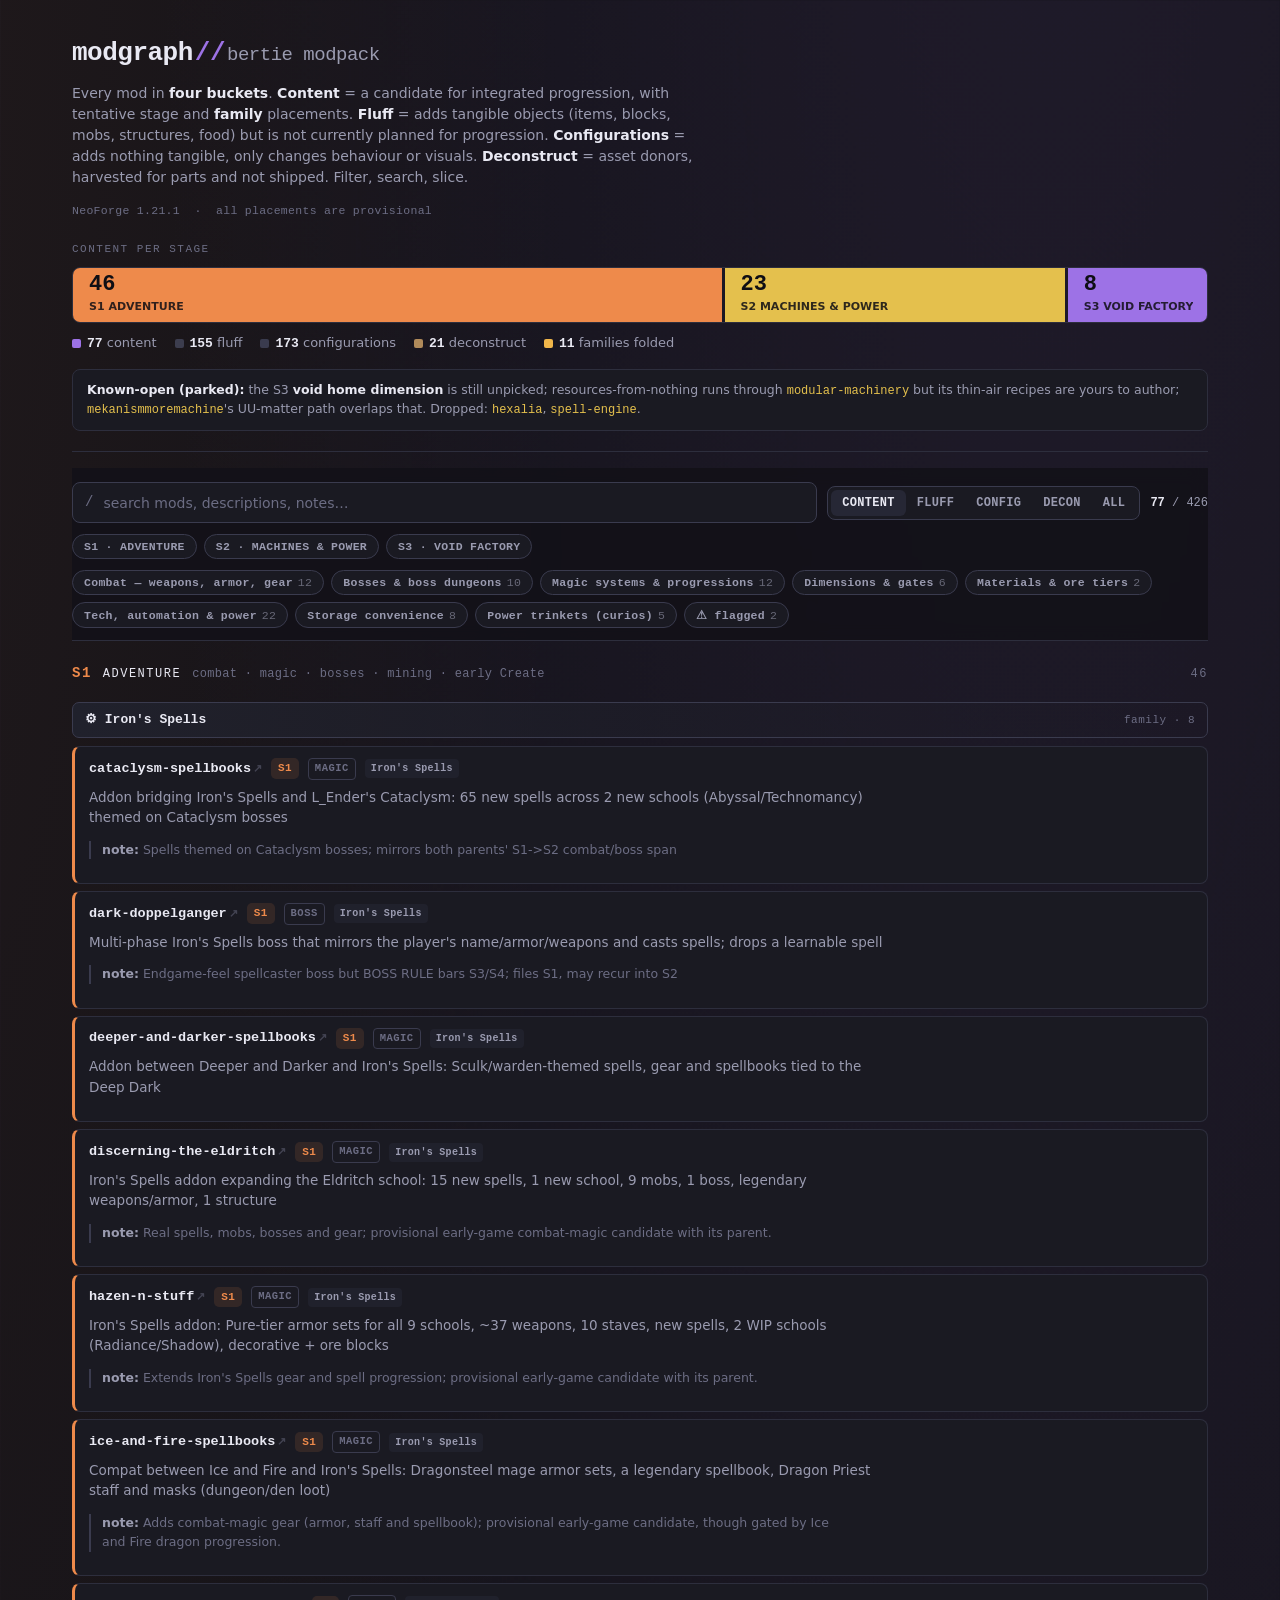
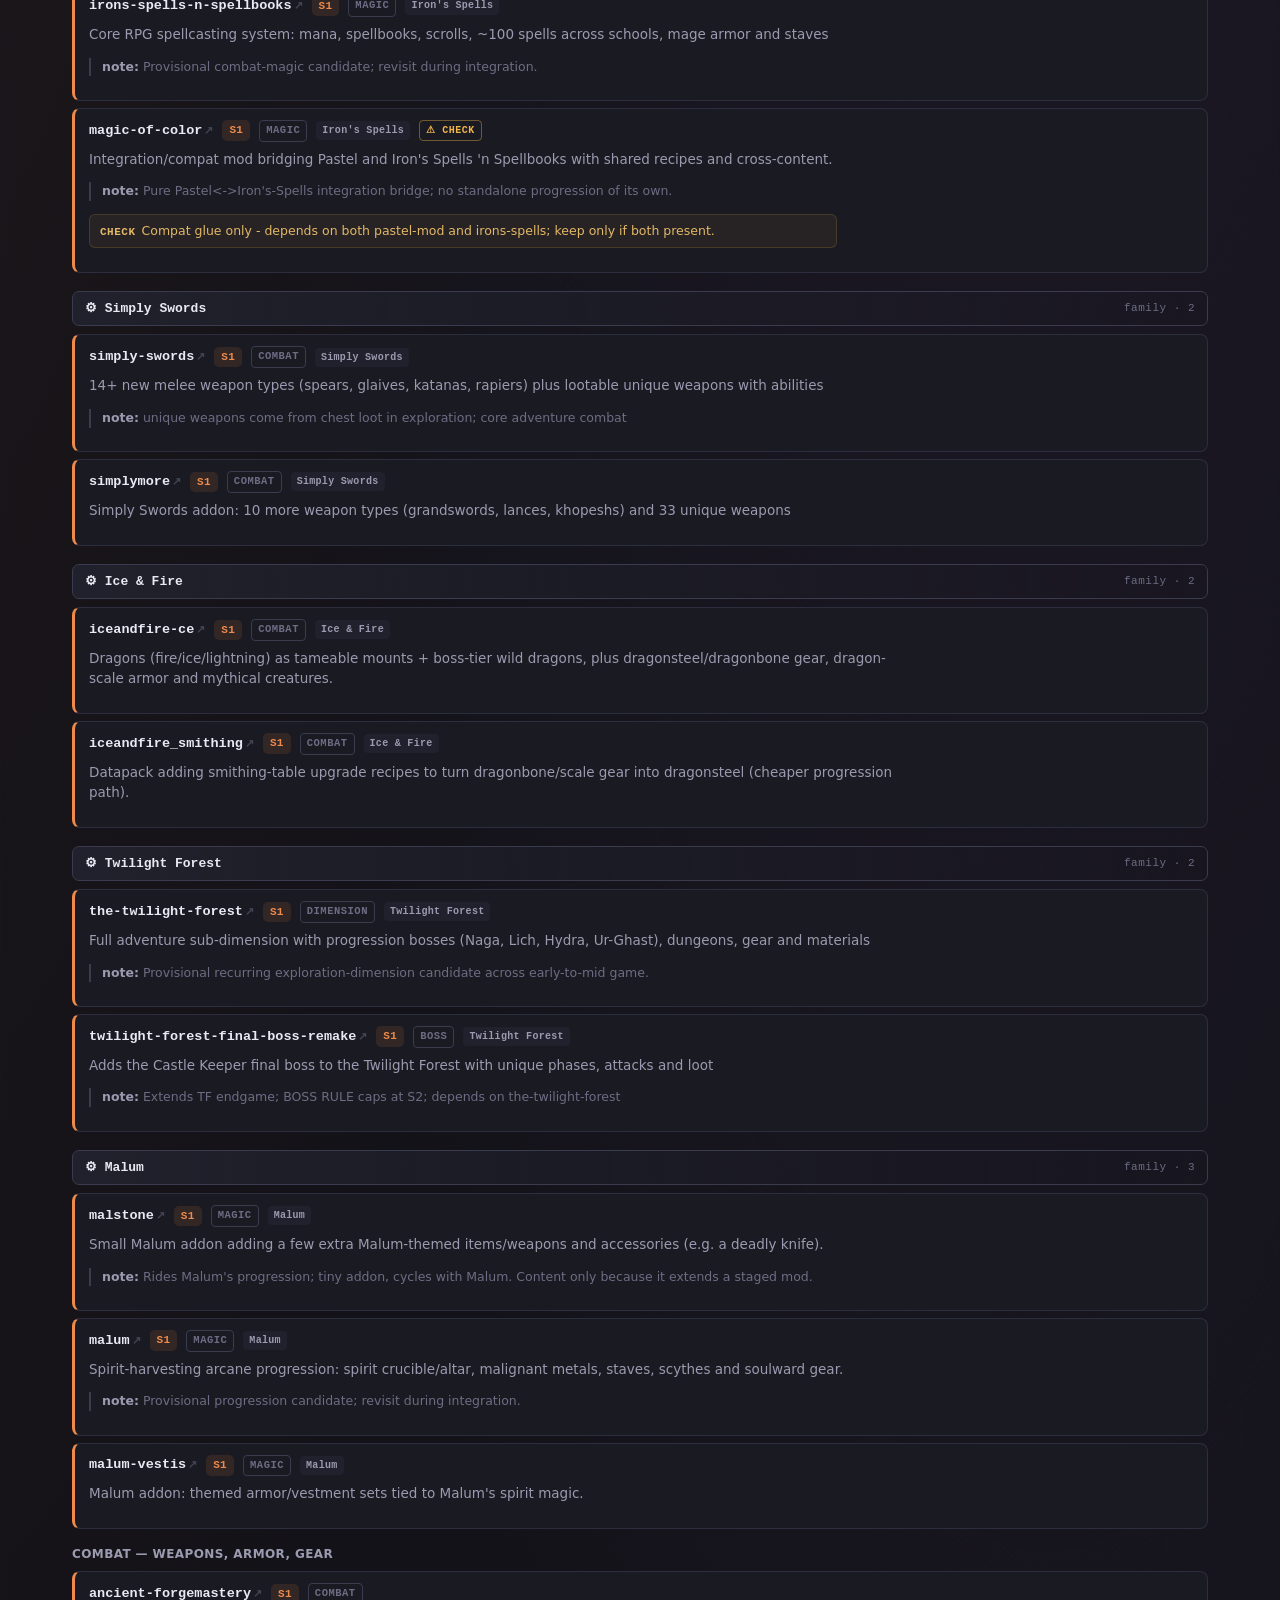
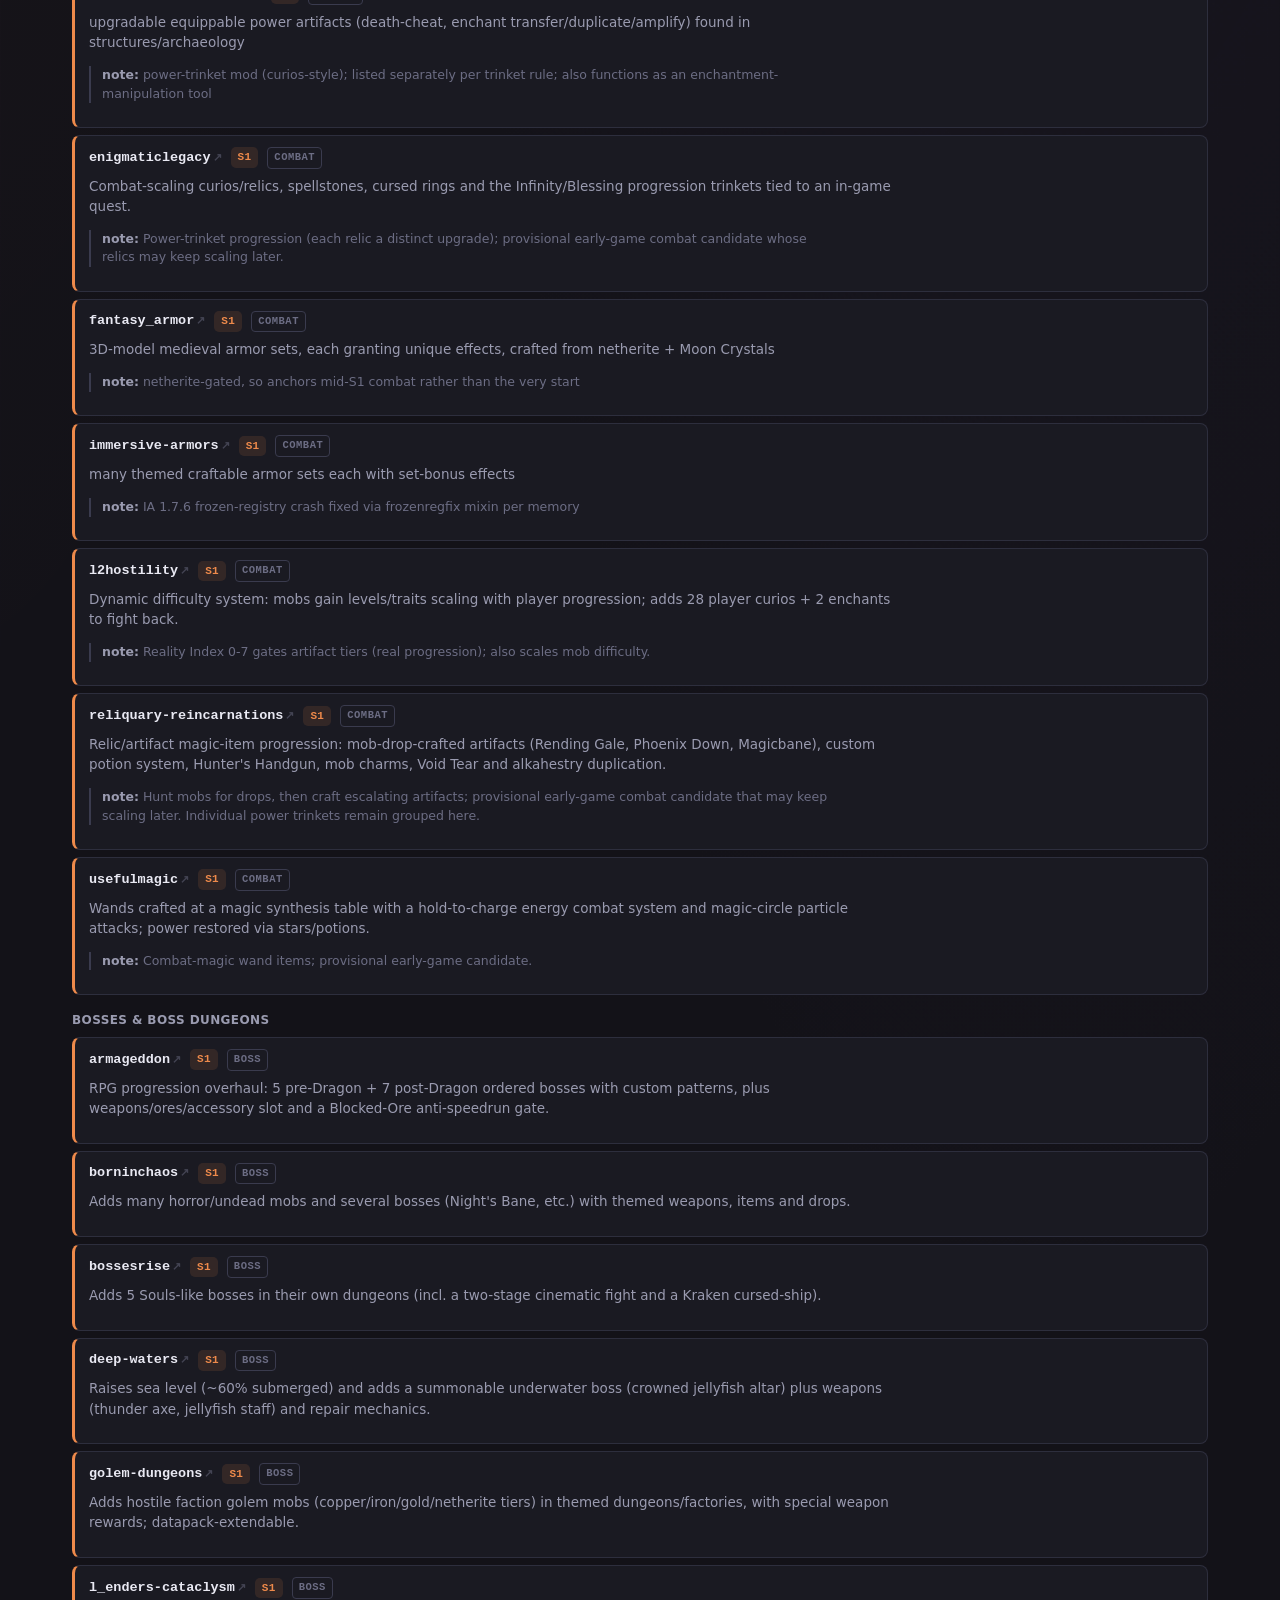
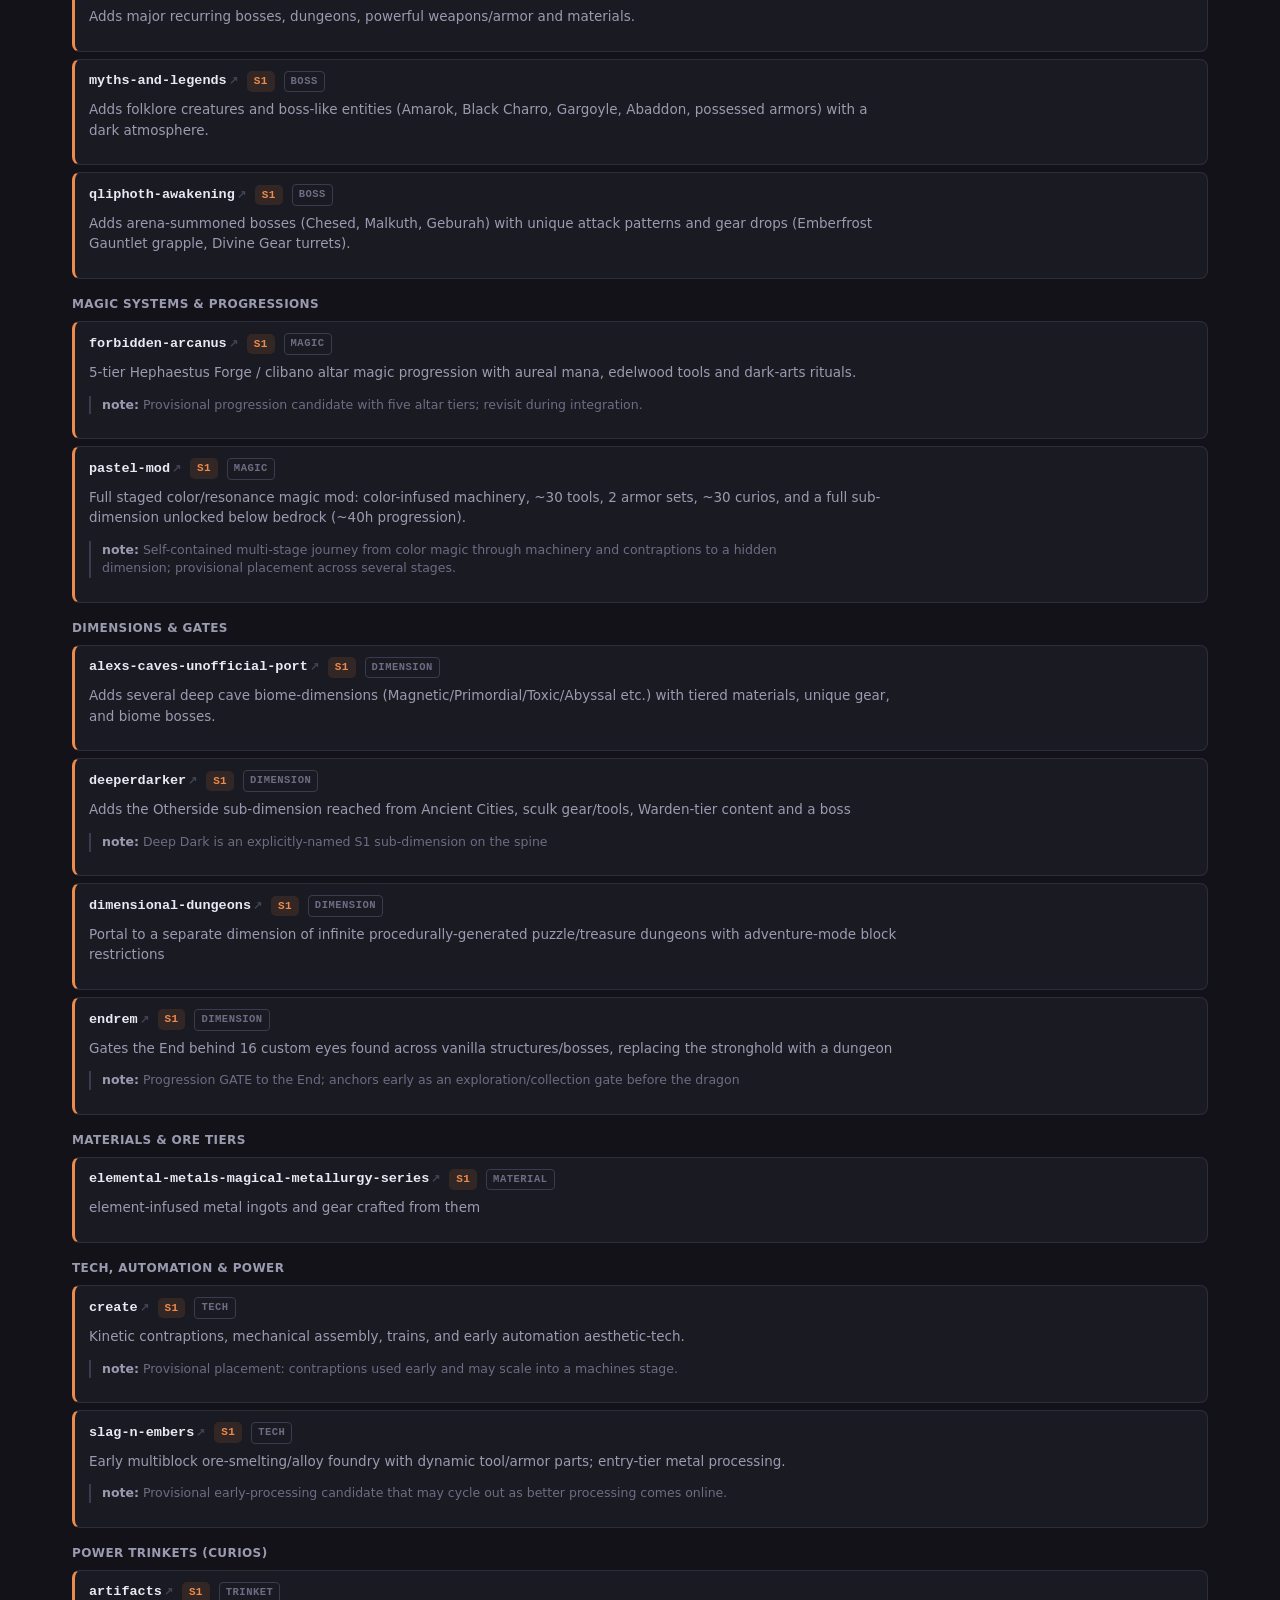
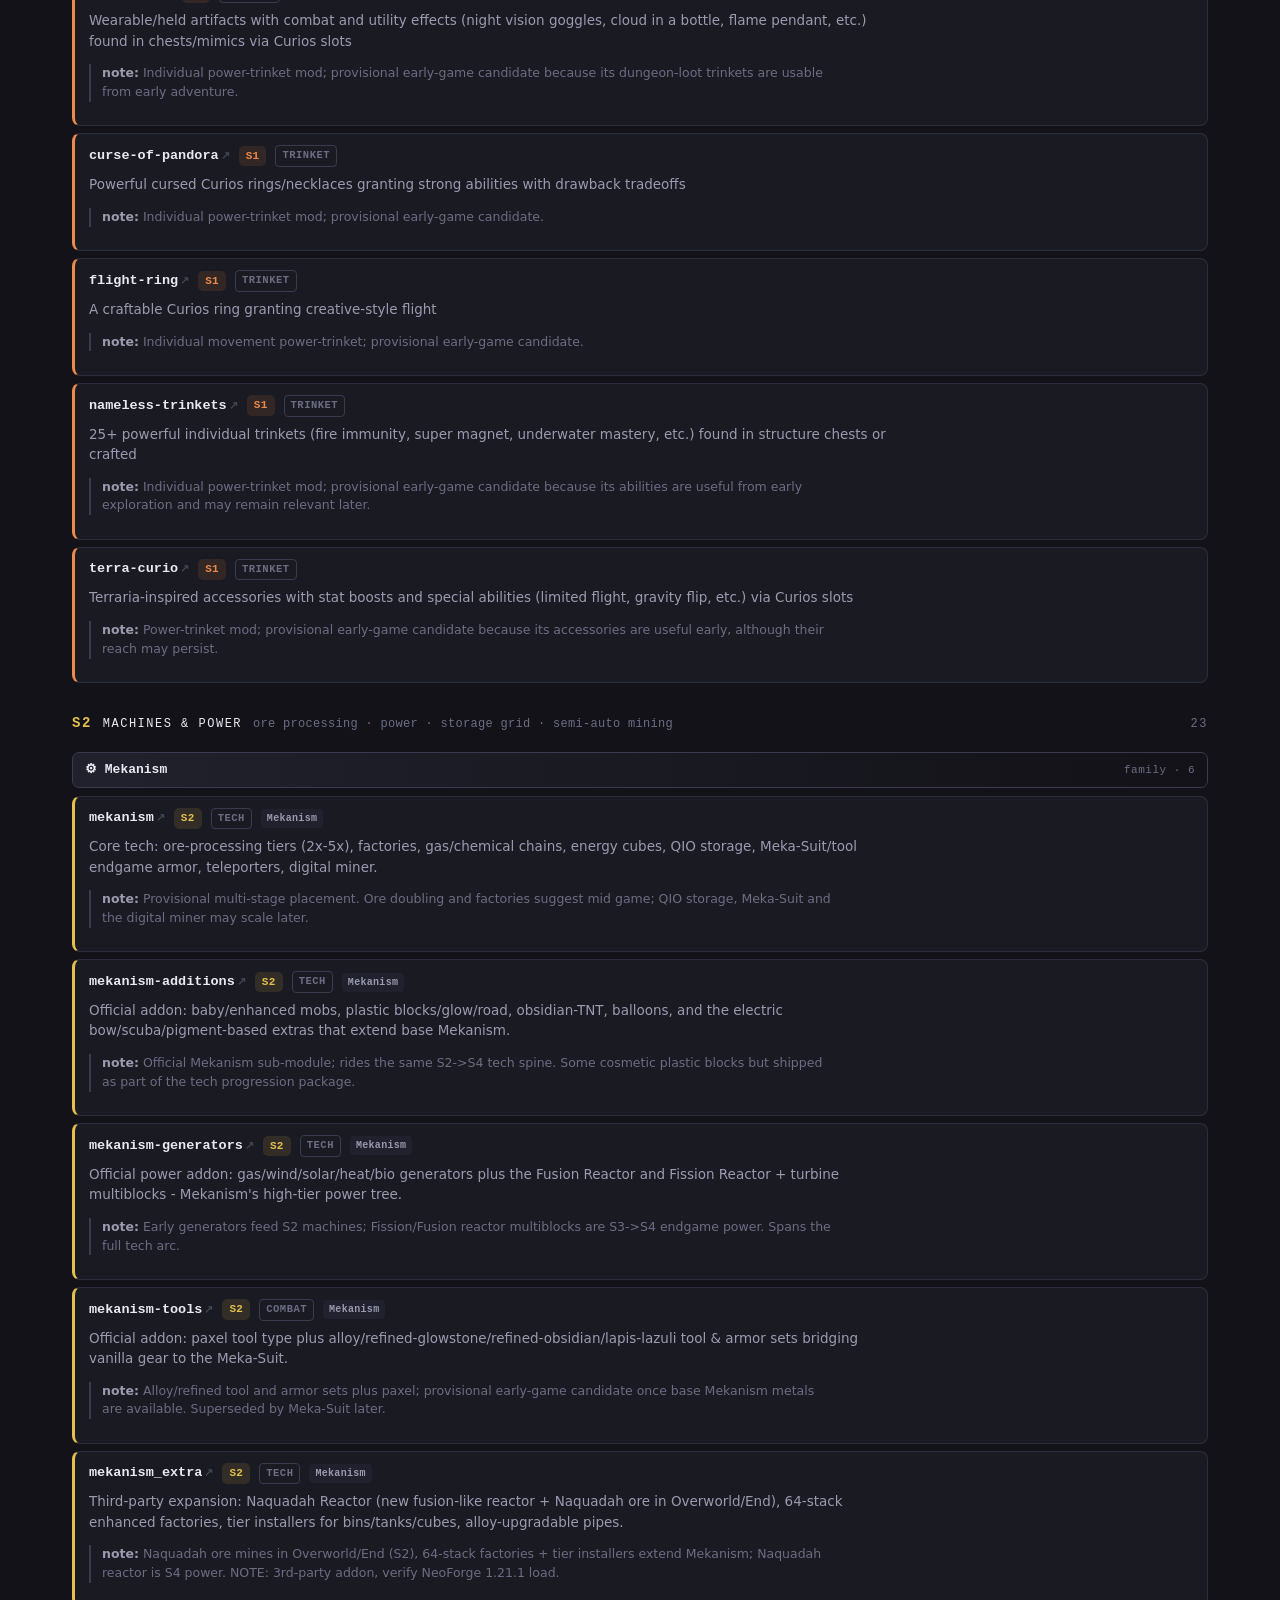
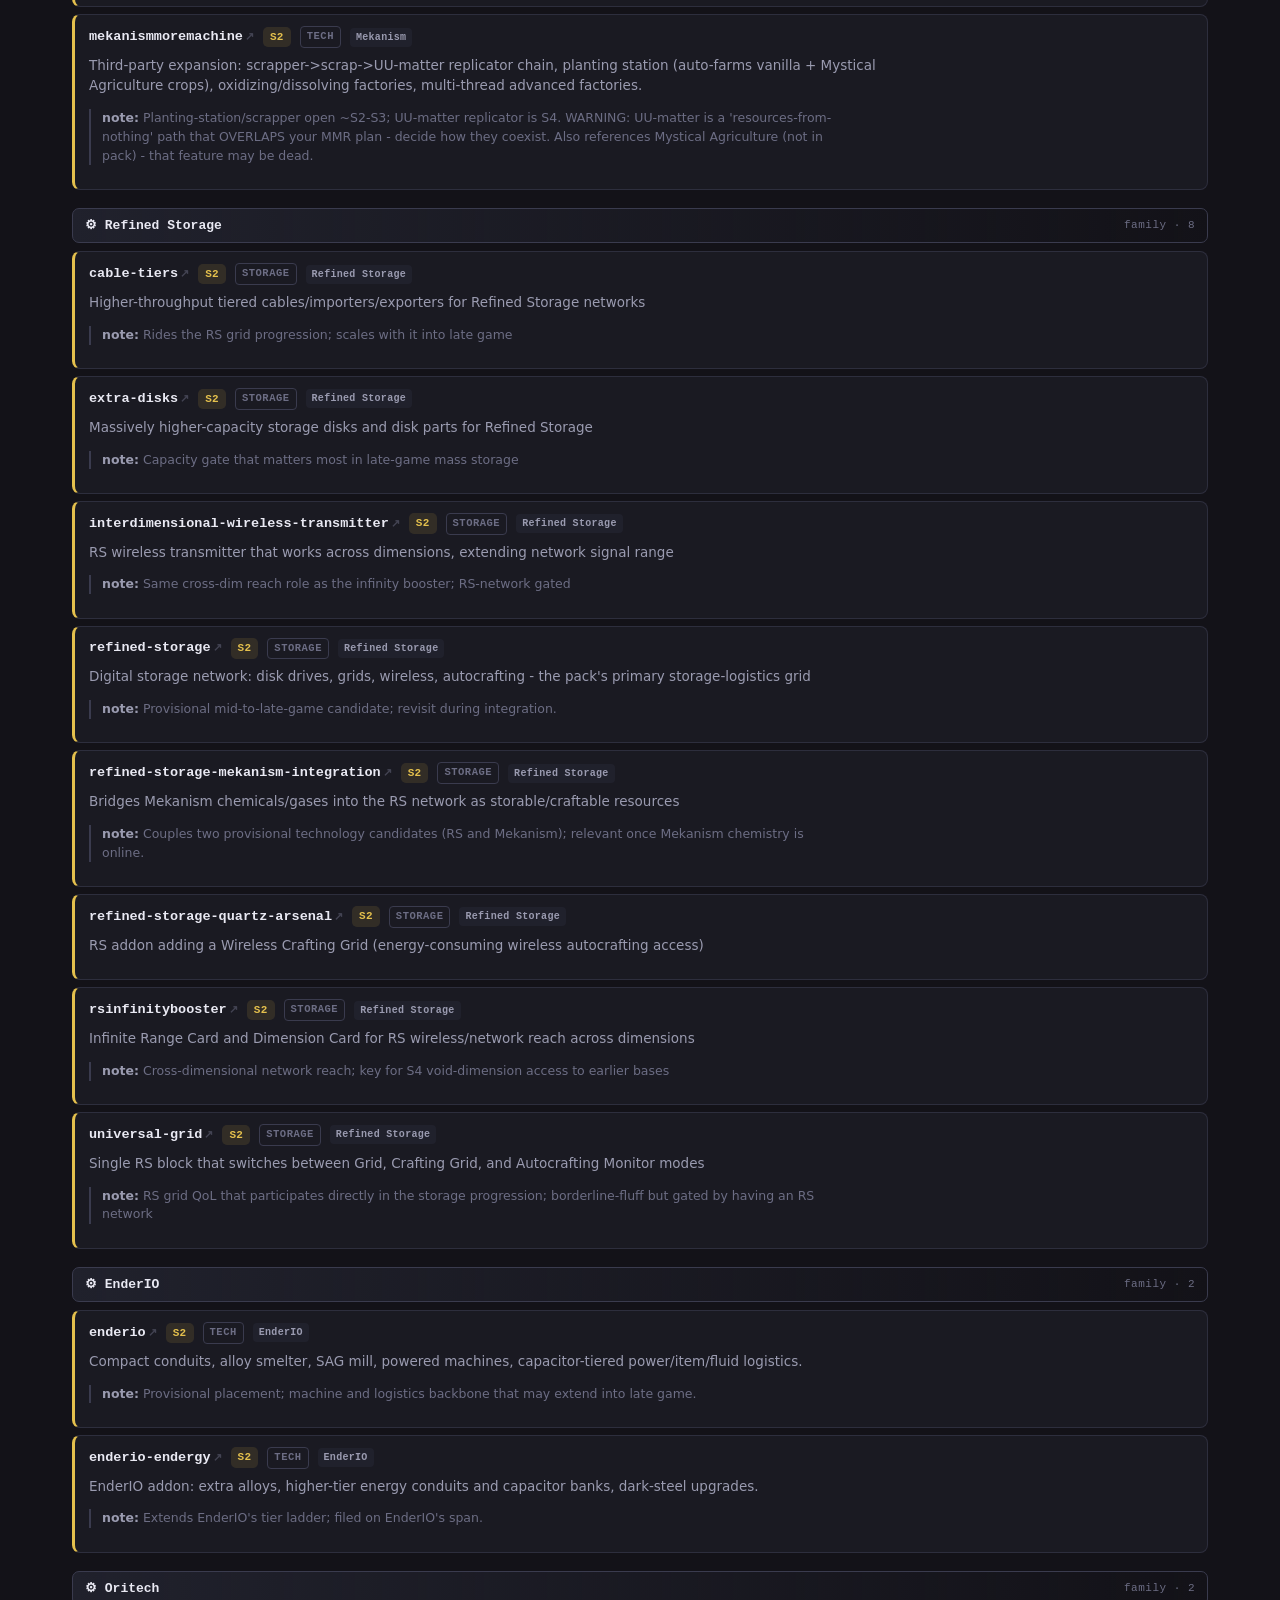
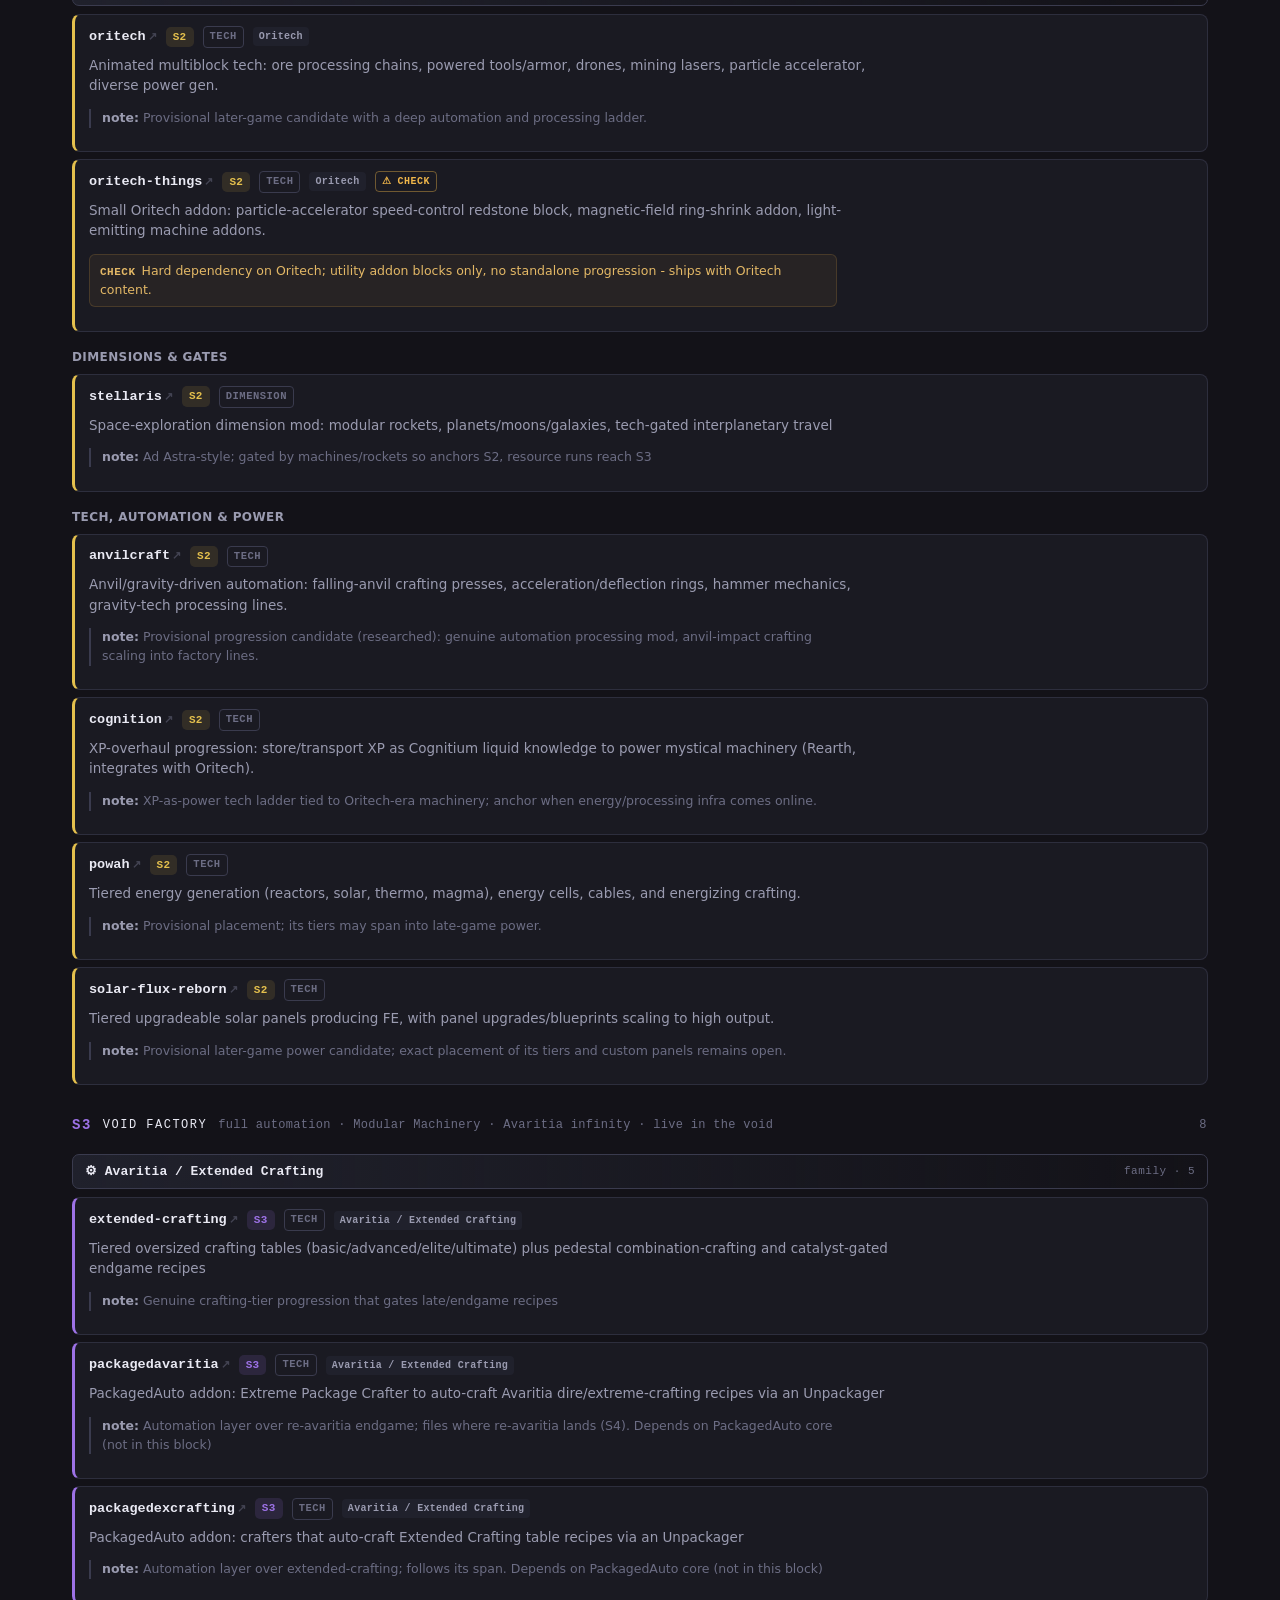
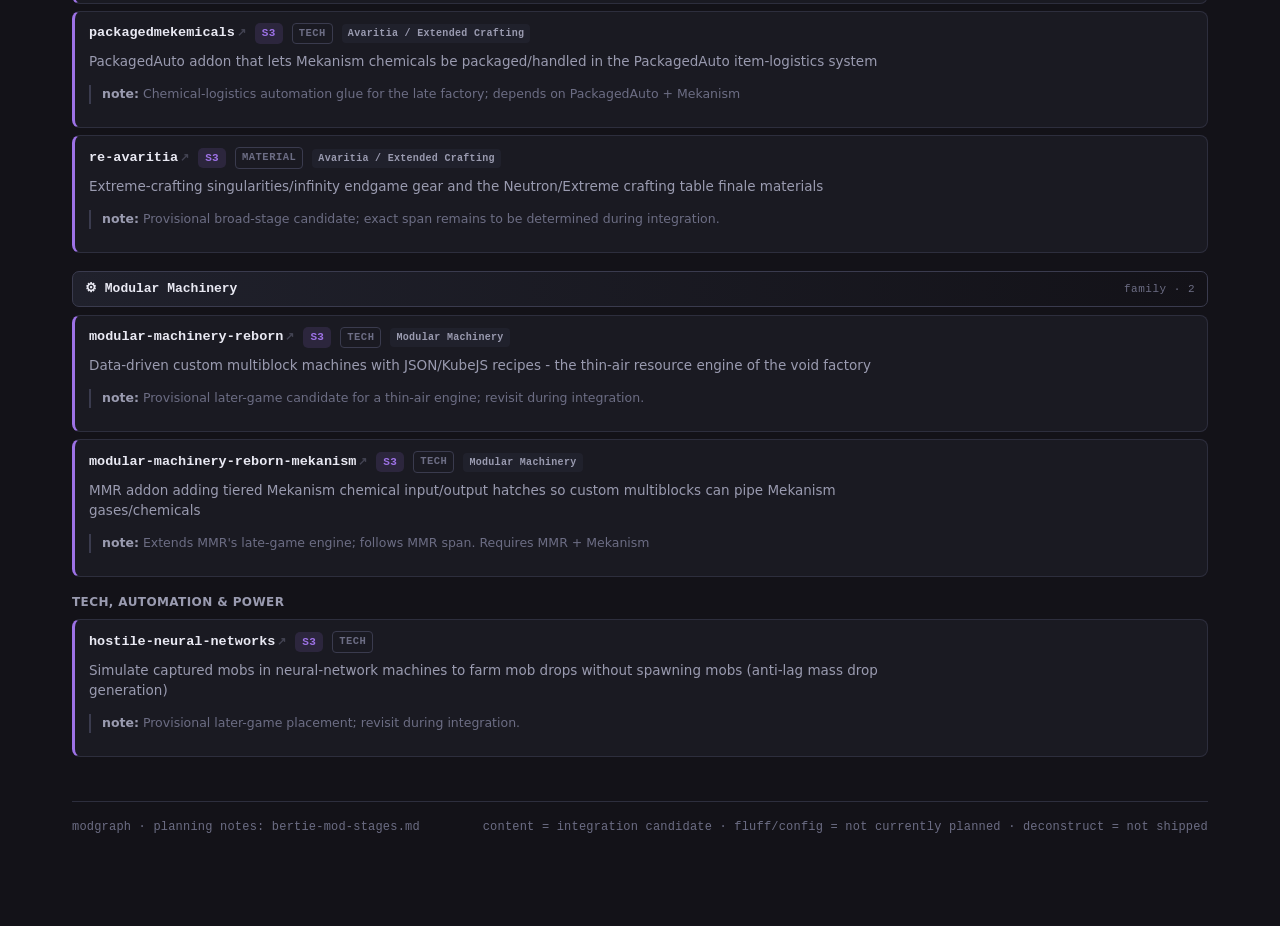
<file: src/index.html>
<!DOCTYPE html>
<html lang="en">
<head>
  <meta charset="utf-8">
  <meta name="viewport" content="width=device-width, initial-scale=1">
  <title>modgraph — bertie modpack mod map</title>
  <meta name="description" content="A provisional planning map for integrating the mods in the bertie modpack.">
  <meta name="color-scheme" content="dark">
  <link rel="icon" href="data:image/svg+xml,%3Csvg%20xmlns='http://www.w3.org/2000/svg'%20viewBox='0%200%2032%2032'%3E%3Crect%20width='32'%20height='32'%20rx='7'%20fill='%23131218'/%3E%3Ctext%20x='16'%20y='23'%20font-family='monospace'%20font-size='19'%20font-weight='700'%20fill='%239d72e6'%20text-anchor='middle'%3Em%3C/text%3E%3C/svg%3E">
  <link rel="stylesheet" href="./styles.css">
</head>
<body>
  <div class="atlas">
    <div class="wrap">

      <header class="head">
        <div class="brand">
          <span class="mark">modgraph<span class="slash">//</span><span class="sub">bertie&nbsp;modpack</span></span>
        </div>
        <p class="tag">
          Every mod in <b>four buckets</b>.
          <b>Content</b> = a candidate for integrated progression, with tentative stage and <b>family</b> placements.
          <b>Fluff</b> = adds tangible objects (items, blocks, mobs, structures, food) but is not currently planned for progression.
          <b>Configurations</b> = adds nothing tangible, only changes behaviour or visuals.
          <b>Deconstruct</b> = asset donors, harvested for parts and not shipped.
          Filter, search, slice.
        </p>
        <p class="stamp">NeoForge 1.21.1 &nbsp;·&nbsp; all placements are provisional</p>

        <section class="ov">
          <h2 class="ovlabel">Content per stage</h2>
          <div class="dist" id="dist"></div>
          <div class="ovmeta" id="ovmeta"></div>
        </section>

        <p class="known">
          <b>Known-open (parked):</b> the S3 <b>void home dimension</b> is still unpicked;
          resources-from-nothing runs through <code>modular-machinery</code> but its thin-air recipes are yours to author;
          <code>mekanismmoremachine</code>'s UU-matter path overlaps that. Dropped: <code>hexalia</code>, <code>spell-engine</code>.
        </p>
      </header>

      <div class="ctrl" role="search" aria-label="Filter mods">
        <div class="ctrl-row">
          <label class="search">
            <span class="mag" aria-hidden="true">/</span>
            <input id="search" type="search" placeholder="search mods, descriptions, notes…" aria-label="Search mods">
          </label>
          <div class="seg-toggle" id="bucket-toggle" role="tablist" aria-label="Bucket">
            <button type="button" class="on" data-bucket="content">CONTENT</button>
            <button type="button" data-bucket="fluff">FLUFF</button>
            <button type="button" data-bucket="configurations">CONFIG</button>
            <button type="button" data-bucket="deconstruct">DECON</button>
            <button type="button" data-bucket="all">ALL</button>
          </div>
          <span class="count" id="count"></span>
        </div>
        <div class="chips" id="stage-chips"></div>
        <div class="chips" id="axis-chips"></div>
      </div>

      <main class="groups" id="list"></main>

      <footer class="foot">
        <span>modgraph · planning notes: bertie-mod-stages.md</span>
        <span>content = integration candidate · fluff/config = not currently planned · deconstruct = not shipped</span>
      </footer>

    </div>
  </div>
  <script type="module" src="./app.js"></script>
</body>
</html>
</file>
<file: src/styles.css>
/* ==========================================================================
   modgraph — bertie modpack mod map
   Design tokens, then components top-to-bottom (header → controls → list).
   ========================================================================== */

:root {
  /* Neutrals — cool near-black ground with a slight violet bias toward the S3 accent */
  --ground: #131218;
  --panel: #1a1a22;
  --panel-2: #20212c;
  --raise: #262735;
  --border: #2d2e3d;
  --border-strong: #3a3b4e;
  --ink: #e9e9f3;
  --muted: #9a9bb0;
  --faint: #6c6d84;

  /* Bucket / stage semantic colours (a warm→cool progression) */
  --s1: #ee8a4b;   /* Stage 1 — Adventure  */
  --s2: #e4c04d;   /* Stage 2 — Machines   */
  --s3: #9d72e6;   /* Stage 3 — Void       */
  --dc: #b08a5a;   /* Deconstruct — donor  */
  --warn: #f0b64a; /* Flags                */

  --mono: ui-monospace, "Cascadia Code", "Cascadia Mono", "JetBrains Mono",
          "SF Mono", Consolas, "Liberation Mono", monospace;
  --sans: system-ui, "Segoe UI", Roboto, -apple-system, "Helvetica Neue", sans-serif;
}

* { box-sizing: border-box; }

body { margin: 0; background: var(--ground); }

.atlas {
  min-height: 100vh;
  background: var(--ground);
  background-image:
    radial-gradient(120% 80% at 82% -10%, rgba(157, 114, 230, 0.10), transparent 60%),
    radial-gradient(90% 60% at -5% 0%, rgba(238, 138, 75, 0.055), transparent 55%);
  color: var(--ink);
  font-family: var(--sans);
  font-size: 15px;
  line-height: 1.5;
}

.wrap { max-width: 1180px; margin: 0 auto; padding: 0 22px 90px; }

:focus-visible { outline: 2px solid var(--s2); outline-offset: 2px; border-radius: 6px; }

/* --- Header ---------------------------------------------------------------- */

.head { padding: 34px 0 18px; border-bottom: 1px solid var(--border); }

.brand { display: flex; align-items: baseline; gap: 12px; flex-wrap: wrap; }

.mark {
  font-family: var(--mono);
  font-weight: 700;
  font-size: 26px;
  letter-spacing: -0.5px;
}
.mark .slash { color: var(--s3); margin: 0 2px; }
.mark .sub { color: var(--muted); font-weight: 500; font-size: 19px; }

.tag { max-width: 70ch; margin-top: 10px; color: var(--muted); font-size: 14px; }
.tag b { color: var(--ink); font-weight: 600; }

.stamp {
  margin-top: 8px;
  color: var(--faint);
  font-family: var(--mono);
  font-size: 11.5px;
  letter-spacing: 0.3px;
}

/* --- Overview: per-stage distribution bar + legend ------------------------- */

.ov { margin: 22px 0 6px; }

.ovlabel {
  margin: 0 0 9px;
  color: var(--faint);
  font-family: var(--mono);
  font-size: 11px;
  font-weight: 400;
  letter-spacing: 1.5px;
  text-transform: uppercase;
}

.dist {
  display: flex;
  gap: 3px;
  height: 56px;
  border: 1px solid var(--border);
  border-radius: 8px;
  overflow: hidden;
}

.seg {
  display: flex;
  flex-direction: column;
  justify-content: center;
  min-width: 60px;
  padding: 0 16px;
  border: none;
  appearance: none;
  color: #0f0e14;
  font: inherit;
  text-align: left;
  cursor: pointer;
  transition: filter 0.15s ease;
}
.seg:hover { filter: brightness(1.12); }
.seg .n { font-family: var(--mono); font-weight: 700; font-size: 22px; line-height: 1; }
.seg .l {
  margin-top: 3px;
  font-size: 11px;
  font-weight: 600;
  opacity: 0.85;
  white-space: nowrap;
  overflow: hidden;
  text-overflow: ellipsis;
}
.seg.s1 { background: var(--s1); }
.seg.s2 { background: var(--s2); }
.seg.s3 { background: var(--s3); }

.ovmeta {
  display: flex;
  gap: 18px;
  flex-wrap: wrap;
  margin-top: 10px;
  color: var(--muted);
  font-size: 13px;
}
.ovmeta b { color: var(--ink); font-family: var(--mono); }
.ovmeta .dot {
  display: inline-block;
  width: 9px;
  height: 9px;
  margin-right: 6px;
  border-radius: 2px;
  vertical-align: middle;
}

.known {
  margin: 16px 0 2px;
  padding: 11px 14px;
  border: 1px solid var(--border);
  border-radius: 8px;
  background: var(--panel);
  color: var(--muted);
  font-size: 12.5px;
}
.known b { color: var(--ink); }
.known code { color: var(--s2); font-family: var(--mono); font-size: 12px; }

/* --- Controls (sticky filter bar) ----------------------------------------- */

.ctrl {
  position: sticky;
  top: 0;
  z-index: 20;
  margin-top: 16px;
  padding: 14px 0 12px;
  border-bottom: 1px solid var(--border);
  background: rgba(19, 18, 24, 0.92);
  backdrop-filter: blur(8px);
}

.ctrl-row { display: flex; gap: 10px; align-items: center; flex-wrap: wrap; }

.search {
  flex: 1;
  min-width: 200px;
  display: flex;
  align-items: center;
  gap: 8px;
  padding: 9px 12px;
  border: 1px solid var(--border-strong);
  border-radius: 8px;
  background: var(--panel);
}
.search .mag { color: var(--faint); font-family: var(--mono); font-size: 14px; }
.search input {
  width: 100%;
  border: none;
  outline: none;
  background: none;
  color: var(--ink);
  font-family: var(--sans);
  font-size: 14px;
}
.search input::placeholder { color: var(--faint); }

.count { white-space: nowrap; color: var(--muted); font-family: var(--mono); font-size: 12px; }
.count b { color: var(--ink); }

.seg-toggle {
  display: inline-flex;
  padding: 3px;
  border: 1px solid var(--border-strong);
  border-radius: 8px;
  background: var(--panel);
}
.seg-toggle button {
  padding: 6px 11px;
  border: none;
  border-radius: 6px;
  background: none;
  color: var(--muted);
  font-family: var(--mono);
  font-size: 12px;
  font-weight: 600;
  letter-spacing: 0.3px;
  cursor: pointer;
  transition: 0.12s;
}
.seg-toggle button:hover { color: var(--ink); }
.seg-toggle button.on { background: var(--raise); color: var(--ink); }

.chips { display: flex; gap: 7px; flex-wrap: wrap; margin-top: 11px; }
.chips:empty { display: none; }
.chips[hidden] { display: none; }

.chip {
  padding: 5px 11px;
  border: 1px solid var(--border-strong);
  border-radius: 20px;
  background: var(--panel);
  color: var(--muted);
  font-family: var(--mono);
  font-size: 11.5px;
  font-weight: 600;
  letter-spacing: 0.3px;
  appearance: none;
  cursor: pointer;
  user-select: none;
  transition: 0.12s;
}
.chip:hover { color: var(--ink); border-color: var(--faint); }
.chip.on { color: var(--ink); }
.chip .cn { margin-left: 5px; font-weight: 500; opacity: 0.6; }

/* Stage chips take their stage colour when active */
.chip.stage.on { color: #0f0e14; }
.chip.stage.s1.on { background: var(--s1); border-color: var(--s1); }
.chip.stage.s2.on { background: var(--s2); border-color: var(--s2); }
.chip.stage.s3.on { background: var(--s3); border-color: var(--s3); }

.chip.axis.on { background: var(--raise); border-color: var(--faint); color: var(--ink); }
.chip.flag.on { background: rgba(240, 182, 74, 0.16); border-color: var(--warn); color: var(--warn); }

/* --- Results list ---------------------------------------------------------- */

.groups { display: flex; flex-direction: column; gap: 30px; margin-top: 22px; }

.group > h3 {
  display: flex;
  align-items: center;
  gap: 11px;
  margin: 0 0 3px;
  font-family: var(--mono);
  font-size: 12px;
  font-weight: 400;
  letter-spacing: 1.5px;
  text-transform: uppercase;
}
.group > h3 .sc { font-weight: 700; font-size: 14px; }
.group > h3 .gd {
  color: var(--faint);
  font-weight: 400;
  font-size: 12px;
  letter-spacing: 0.3px;
  text-transform: none;
}
.group > h3 .gc { margin-left: auto; color: var(--faint); font-weight: 500; }

.family-head {
  display: flex;
  align-items: center;
  gap: 9px;
  margin: 18px 0 8px;
  padding: 7px 12px;
  border: 1px solid var(--border-strong);
  border-radius: 7px;
  background: linear-gradient(90deg, var(--panel-2), transparent);
  color: var(--ink);
  font-family: var(--mono);
  font-size: 13px;
  font-weight: 700;
}
.family-head .fc {
  margin-left: auto;
  color: var(--faint);
  font-size: 11px;
  font-weight: 500;
  letter-spacing: 0.5px;
}

.axis-head {
  margin: 16px 0 8px;
  color: var(--muted);
  font-size: 12px;
  font-weight: 700;
  letter-spacing: 0.4px;
  text-transform: uppercase;
}

.rows { display: flex; flex-direction: column; gap: 7px; }

.row {
  padding: 11px 14px;
  border: 1px solid var(--border);
  border-left: 3px solid var(--border-strong);
  border-radius: 8px;
  background: var(--panel);
  transition: border-color 0.12s, background 0.12s;
}
.row:hover { border-color: var(--border-strong); background: var(--panel-2); }
.row.s1 { border-left-color: var(--s1); }
.row.s2 { border-left-color: var(--s2); }
.row.s3 { border-left-color: var(--s3); }
.row.fluff { border-left-color: #3c3d4e; background: #17171e; }
.row.fluff:hover { background: #1b1b23; }
.row.deconstruct { border-left-color: var(--dc); background: #191712; }
.row.deconstruct:hover { background: #1e1a14; }

.row-top { display: flex; align-items: center; gap: 9px; flex-wrap: wrap; }

.slug { color: var(--ink); font-family: var(--mono); font-size: 13.5px; font-weight: 600; text-decoration: none; }
.row.fluff .slug { color: #c7c8d8; font-weight: 500; }
.row.deconstruct .slug { color: #c9bda8; }

/* The slug is a link to the mod's page (Modrinth / CurseForge / GitHub). */
a.slug { display: inline-flex; align-items: baseline; gap: 2px; }
a.slug:hover .name { text-decoration: underline; text-underline-offset: 2px; text-decoration-color: var(--faint); }
.slug .ext { font-size: 0.8em; color: var(--faint); opacity: 0.5; transition: color 0.12s, opacity 0.12s; }
a.slug:hover .ext { color: var(--s3); opacity: 1; }

.span {
  padding: 2px 7px;
  border-radius: 5px;
  font-family: var(--mono);
  font-size: 11px;
  font-weight: 700;
  letter-spacing: 0.3px;
}
.span.s1 { color: var(--s1); background: rgba(238, 138, 75, 0.12); }
.span.s2 { color: var(--s2); background: rgba(228, 192, 77, 0.12); }
.span.s3 { color: var(--s3); background: rgba(157, 114, 230, 0.14); }

.tag-axis {
  padding: 2px 6px;
  border: 1px solid var(--border-strong);
  border-radius: 4px;
  color: var(--faint);
  font-family: var(--mono);
  font-size: 10.5px;
  font-weight: 600;
  letter-spacing: 0.5px;
  text-transform: uppercase;
}
.tag-family {
  padding: 2px 6px;
  border-radius: 4px;
  background: var(--panel-2);
  color: var(--muted);
  font-family: var(--mono);
  font-size: 10px;
  font-weight: 600;
  letter-spacing: 0.3px;
}
.tag-flag {
  padding: 2px 6px;
  border: 1px solid rgba(240, 182, 74, 0.4);
  border-radius: 4px;
  color: var(--warn);
  font-family: var(--mono);
  font-size: 10px;
  font-weight: 700;
  letter-spacing: 0.5px;
}
.conf { margin-left: auto; color: var(--faint); font-family: var(--mono); font-size: 10px; }

.adds { max-width: 94ch; margin-top: 7px; color: var(--muted); font-size: 13.5px; }
.row.fluff .adds { font-size: 13px; }

.note {
  max-width: 94ch;
  margin-top: 6px;
  padding-left: 11px;
  border-left: 2px solid var(--border-strong);
  color: var(--faint);
  font-size: 12.5px;
}
.note b { color: var(--muted); }

.flag-line {
  max-width: 94ch;
  margin-top: 7px;
  padding: 7px 10px;
  border: 1px solid rgba(240, 182, 74, 0.16);
  border-radius: 6px;
  background: rgba(240, 182, 74, 0.06);
  color: #e3b866;
  font-size: 12.5px;
}
.flag-line .w { margin-right: 6px; font-family: var(--mono); font-size: 11px; font-weight: 700; letter-spacing: 0.5px; }

.empty { padding: 60px 0; color: var(--faint); font-family: var(--mono); font-size: 13px; text-align: center; }

/* --- Footer ---------------------------------------------------------------- */

.foot {
  display: flex;
  justify-content: space-between;
  flex-wrap: wrap;
  gap: 10px;
  margin-top: 44px;
  padding-top: 16px;
  border-top: 1px solid var(--border);
  color: var(--faint);
  font-family: var(--mono);
  font-size: 12px;
  letter-spacing: 0.2px;
}
.foot a { color: var(--s3); text-decoration: none; }
.foot a:hover { text-decoration: underline; }

/* --- Responsive ------------------------------------------------------------ */

@media (max-width: 640px) {
  .wrap { padding: 0 15px 70px; }
  .mark { font-size: 22px; }
  .seg { flex: 1; min-width: 0; }
  .seg .l { display: none; }
  .adds, .note, .flag-line { max-width: 100%; }
}

@media (prefers-reduced-motion: reduce) {
  * { transition: none !important; }
}
</file>
